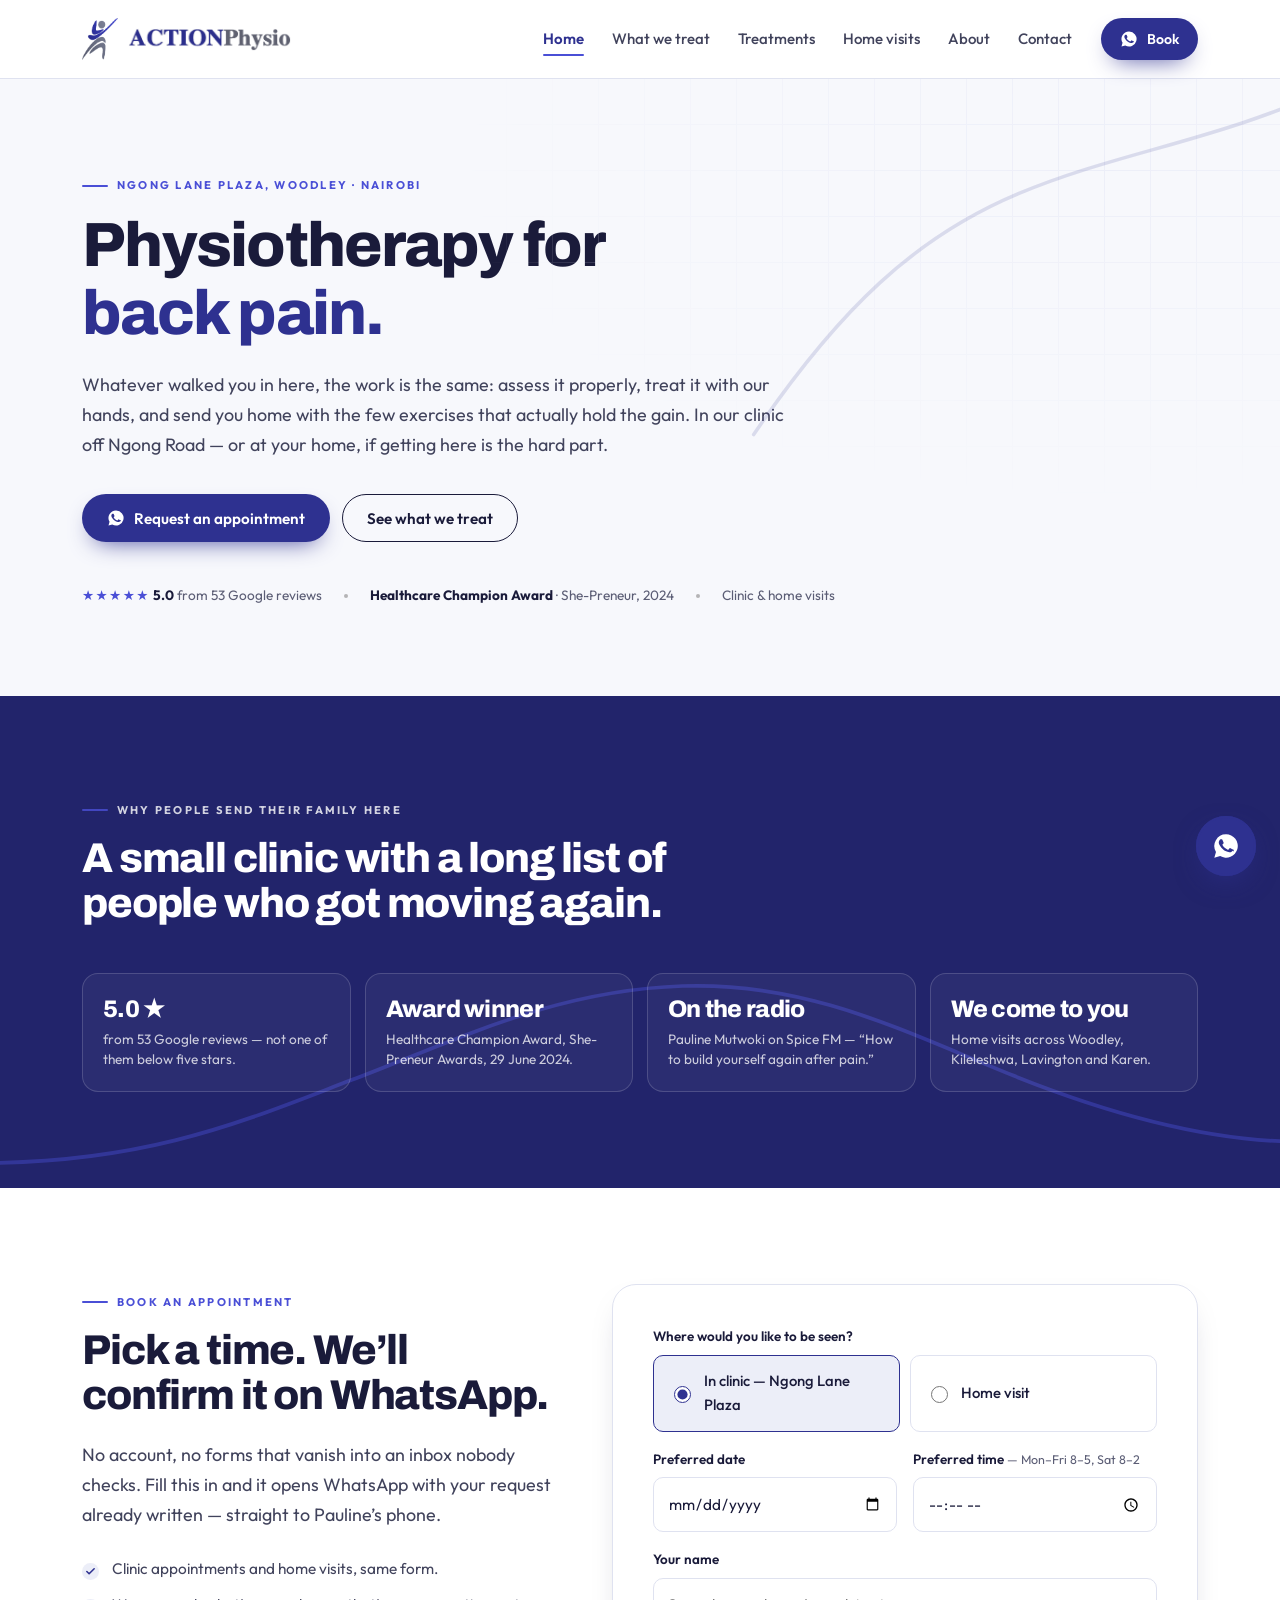
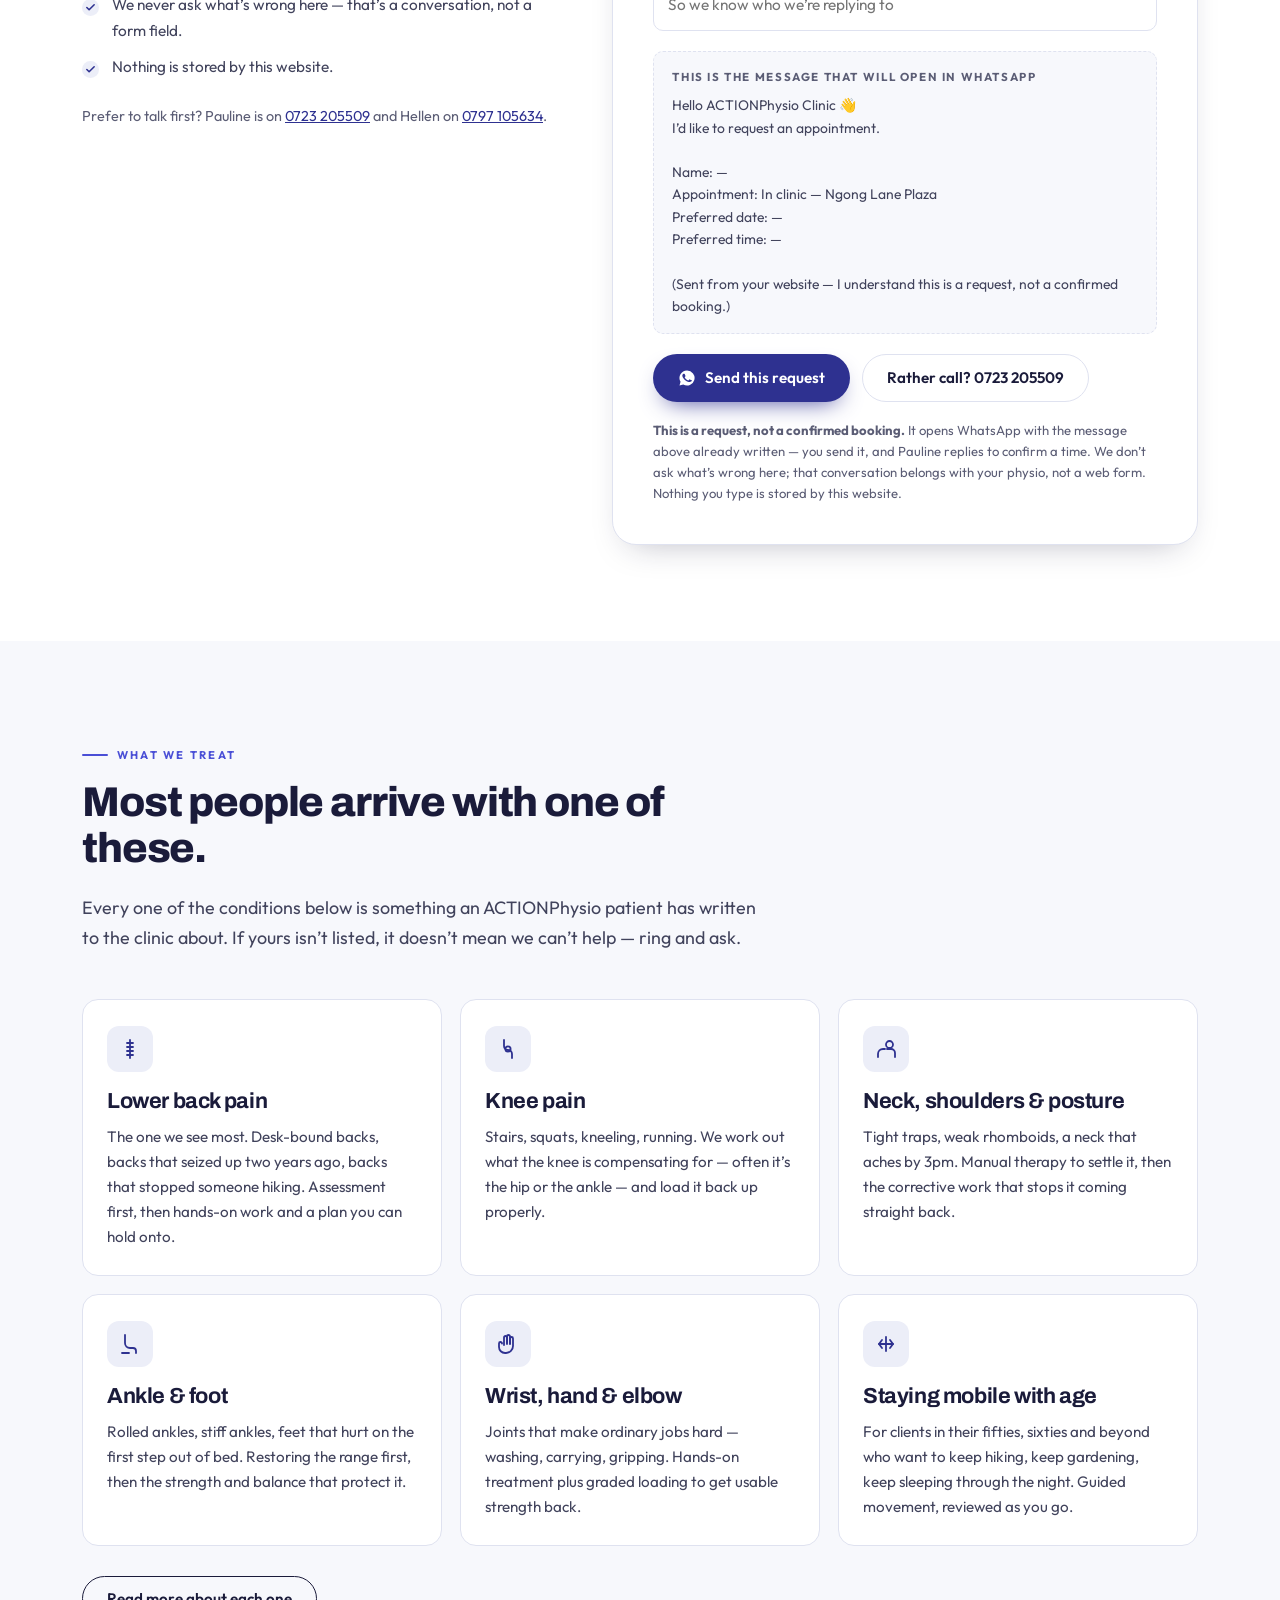
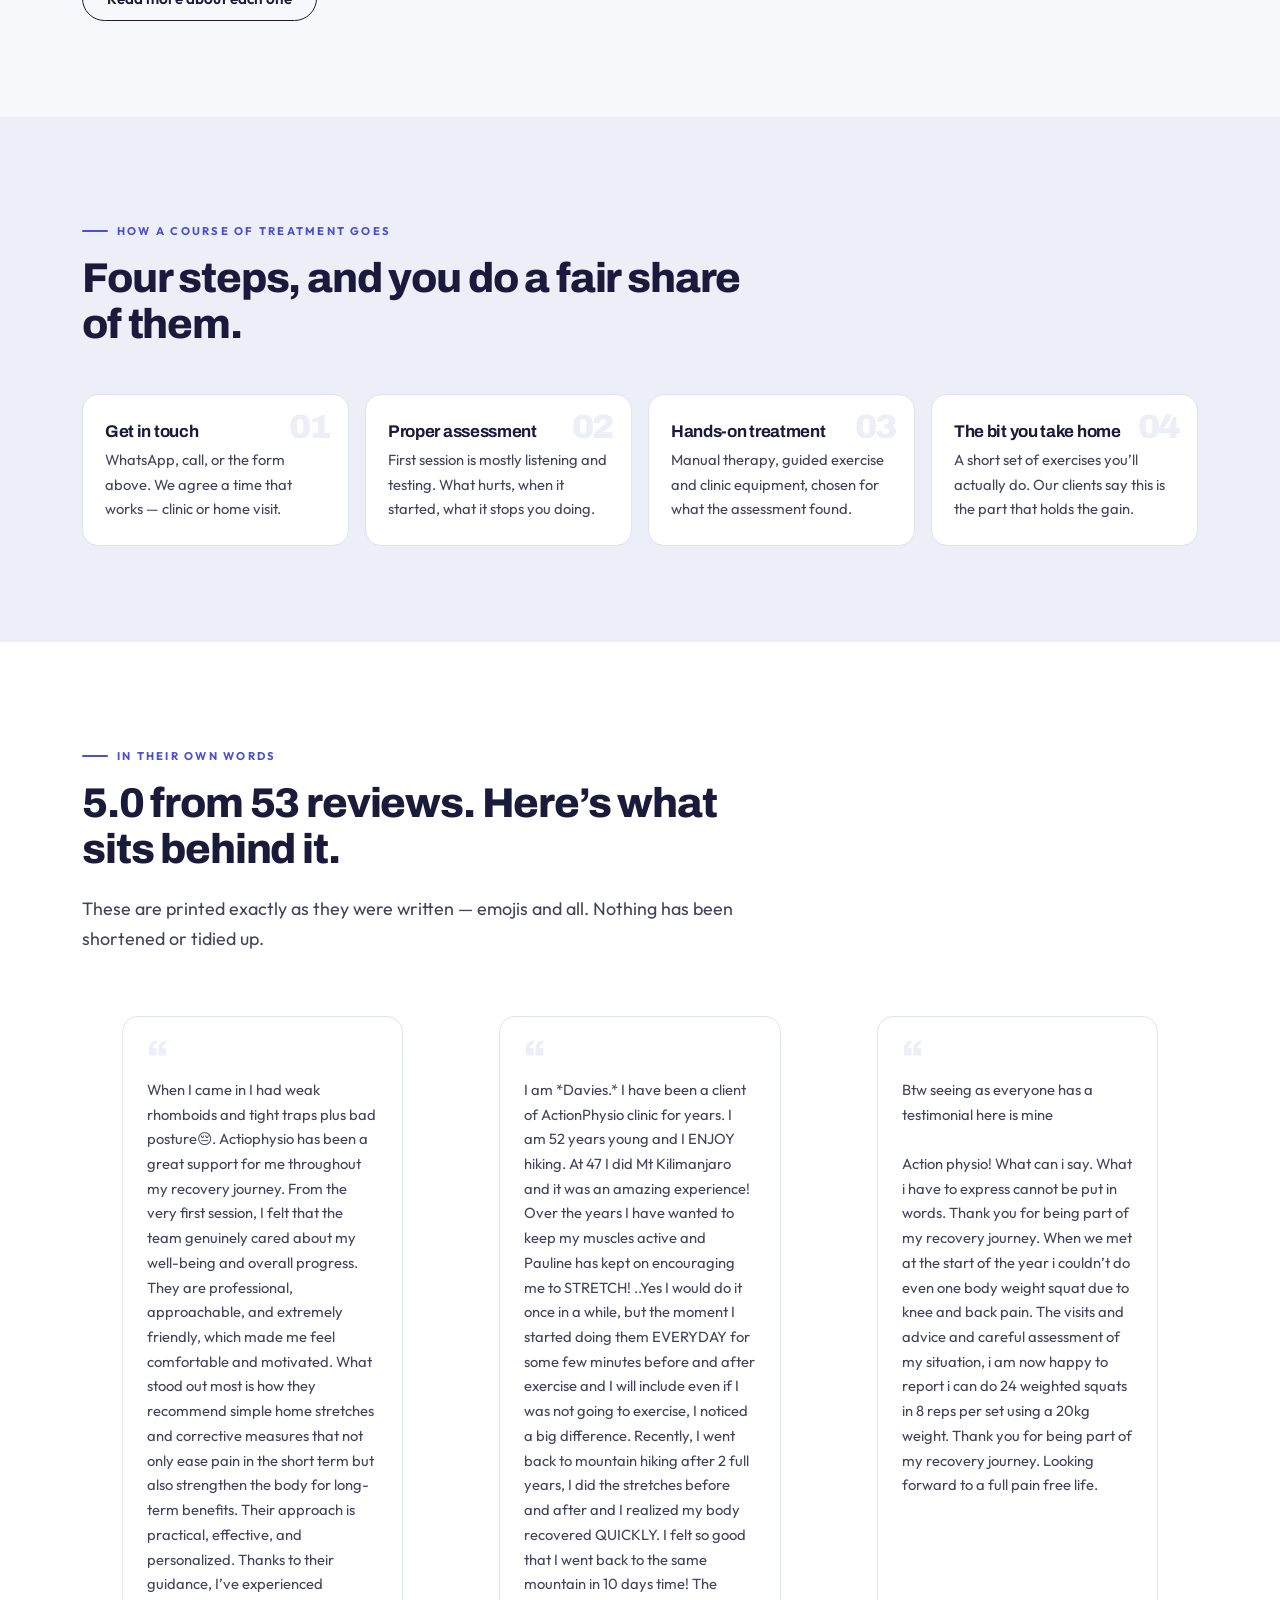
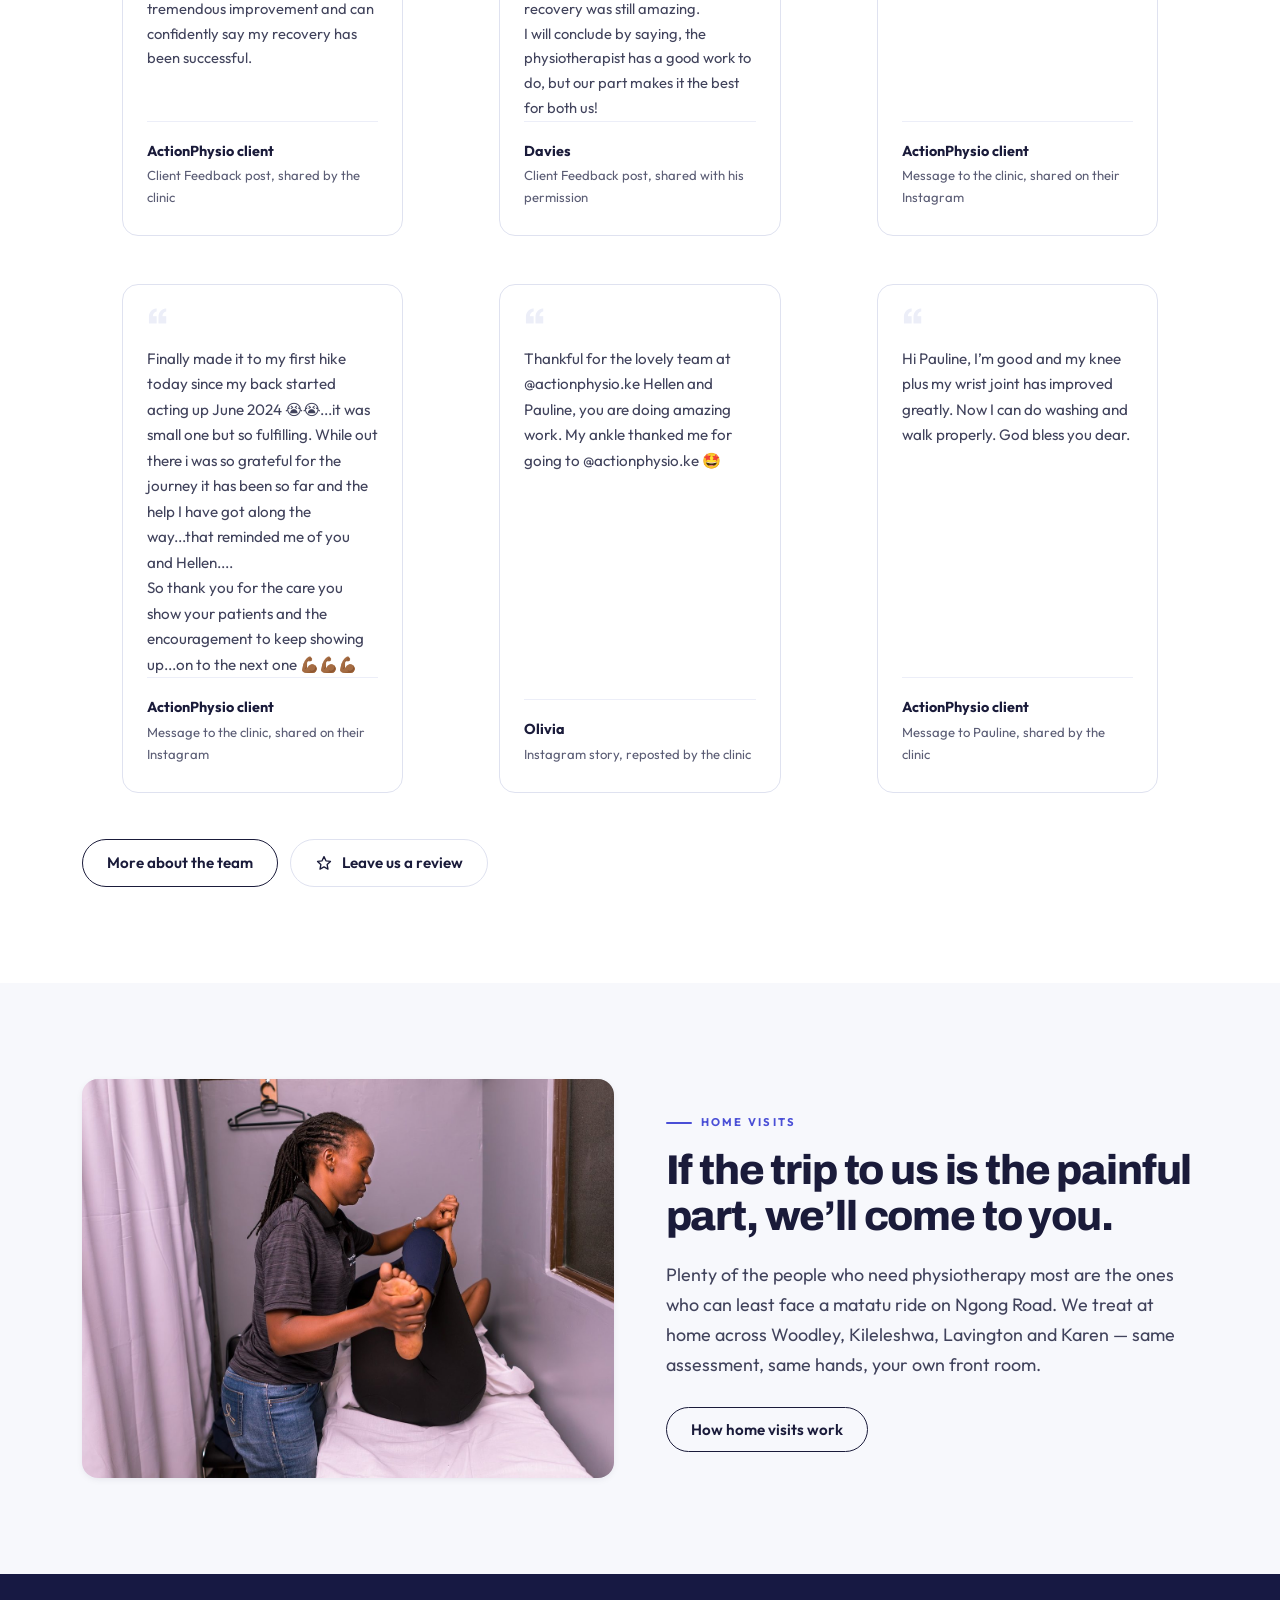
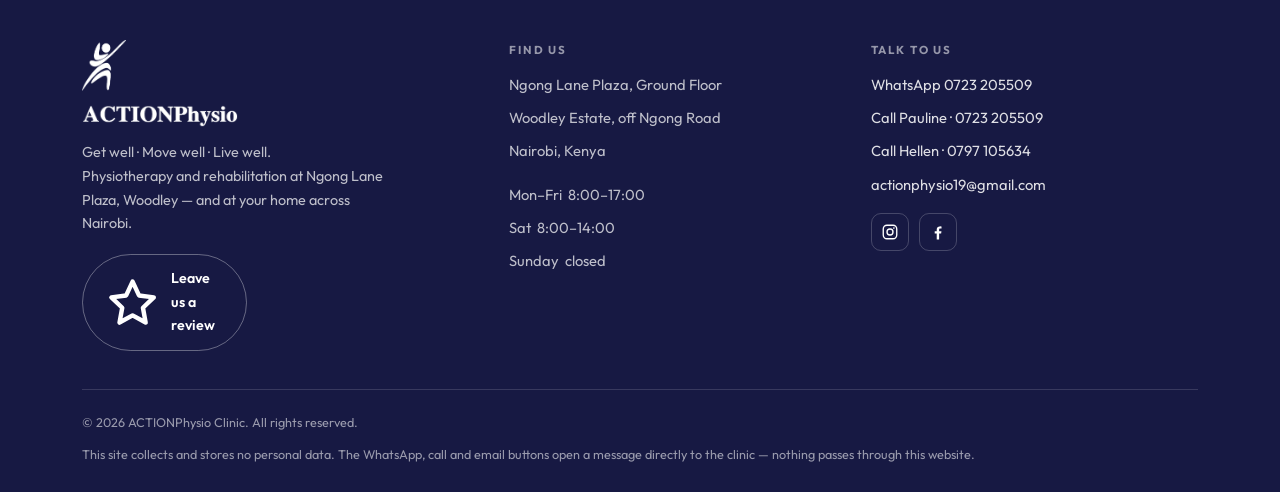
<file: index.html>
<!DOCTYPE html>
<html lang="en">
<head>
<meta charset="utf-8">
<meta name="viewport" content="width=device-width, initial-scale=1">
<title>ACTIONPhysio Clinic | Physiotherapy in Nairobi, Ngong Lane Plaza</title>
<meta name="description" content="Physiotherapy and rehabilitation at Ngong Lane Plaza, Woodley, off Ngong Road, Nairobi. Back pain, knee and joint pain, posture and injury rehab — in clinic or at home. 5.0 from 53 Google reviews. Book on WhatsApp.">
<link rel="canonical" href="https://ignatius-kimeu.github.io/storyfront-actionphysio-clinic/">
<meta property="og:type" content="website">
<meta property="og:site_name" content="ACTIONPhysio Clinic">
<meta property="og:title" content="ACTIONPhysio Clinic | Physiotherapy in Nairobi, Ngong Lane Plaza">
<meta property="og:description" content="Physiotherapy and rehabilitation at Ngong Lane Plaza, Woodley, off Ngong Road, Nairobi. Back pain, knee and joint pain, posture and injury rehab — in clinic or at home. 5.0 from 53 Google reviews. Book on WhatsApp.">
<meta property="og:url" content="https://ignatius-kimeu.github.io/storyfront-actionphysio-clinic/">
<meta property="og:image" content="https://ignatius-kimeu.github.io/storyfront-actionphysio-clinic/og-image.jpg">
<meta property="og:image:width" content="1200">
<meta property="og:image:height" content="630">
<meta name="twitter:card" content="summary_large_image">
<meta name="twitter:title" content="ACTIONPhysio Clinic | Physiotherapy in Nairobi, Ngong Lane Plaza">
<meta name="twitter:description" content="Physiotherapy and rehabilitation at Ngong Lane Plaza, Woodley, off Ngong Road, Nairobi. Back pain, knee and joint pain, posture and injury rehab — in clinic or at home. 5.0 from 53 Google reviews. Book on WhatsApp.">
<meta name="twitter:image" content="https://ignatius-kimeu.github.io/storyfront-actionphysio-clinic/og-image.jpg">
<meta name="theme-color" content="#2E3190">
<link rel="icon" type="image/png" sizes="32x32" href="favicon-32.png">
<link rel="apple-touch-icon" href="apple-touch-icon.png">
<link rel="preconnect" href="https://fonts.googleapis.com">
<link rel="preconnect" href="https://fonts.gstatic.com" crossorigin>
<link href="https://fonts.googleapis.com/css2?family=Archivo:wght@600;700;800;900&family=Outfit:wght@300;400;500;600;700&display=swap" rel="stylesheet">
<link rel="stylesheet" href="styles.css">
<script type="application/ld+json">
{
  "@context": "https://schema.org",
  "@type": "Physiotherapy",
  "name": "ACTIONPhysio Clinic",
  "description": "Physiotherapy and rehabilitation clinic at Ngong Lane Plaza, Woodley, Nairobi. Musculoskeletal and neurological rehabilitation, in clinic and at home.",
  "slogan": "Get well \u00b7 Move well \u00b7 Live well",
  "url": "https://ignatius-kimeu.github.io/storyfront-actionphysio-clinic/",
  "logo": "https://ignatius-kimeu.github.io/storyfront-actionphysio-clinic/icon-512.png",
  "image": "https://ignatius-kimeu.github.io/storyfront-actionphysio-clinic/og-image.jpg",
  "telephone": "+254723205509",
  "email": "actionphysio19@gmail.com",
  "address": {
    "@type": "PostalAddress",
    "streetAddress": "Ngong Lane Plaza, Ground Floor, off Ngong Road",
    "addressLocality": "Woodley, Nairobi",
    "addressRegion": "Nairobi County",
    "addressCountry": "KE"
  },
  "openingHoursSpecification": [
    { "@type": "OpeningHoursSpecification",
      "dayOfWeek": ["Monday","Tuesday","Wednesday","Thursday","Friday"],
      "opens": "08:00", "closes": "17:00" },
    { "@type": "OpeningHoursSpecification",
      "dayOfWeek": "Saturday", "opens": "08:00", "closes": "14:00" }
  ],
  "areaServed": [
    { "@type": "Place", "name": "Woodley, Nairobi" },
    { "@type": "Place", "name": "Kileleshwa, Nairobi" },
    { "@type": "Place", "name": "Lavington, Nairobi" },
    { "@type": "Place", "name": "Karen, Nairobi" }
  ],
  "sameAs": ["https://www.instagram.com/actionphysio.ke/", "https://www.facebook.com/ActionPhysioNgongRoad/"]
}
</script>
</head>
<body>
<script>document.body.classList.add('js');</script>
<a class="skip" href="#main">Skip to content</a>

<header class="site-head">
  <div class="wrap head-in">
    <a class="brand" href="index.html" aria-label="ACTIONPhysio Clinic — home">
      <img class="bm" src="images/mark.png" alt="" width="36" height="42">
      <img class="bw" src="images/wordmark.png" alt="ACTIONPhysio" width="160" height="23">
    </a>
    <nav class="nav" aria-label="Main">
        <a href="index.html" aria-current="page">Home</a>
        <a href="conditions.html">What we treat</a>
        <a href="treatments.html">Treatments</a>
        <a href="home-visits.html">Home visits</a>
        <a href="about.html">About</a>
        <a href="contact.html">Contact</a>
    </nav>
    <a class="btn btn-wa btn-sm head-cta" href="https://wa.me/254723205509?text=Hello%20ACTIONPhysio%20Clinic%20%F0%9F%91%8B%20I%27d%20like%20to%20ask%20about%20an%20appointment." target="_blank" rel="noopener"><svg viewBox="0 0 24 24" fill="currentColor" aria-hidden="true"><path d="M12 2a10 10 0 0 0-8.6 15.1L2 22l5-1.4A10 10 0 1 0 12 2Zm5.6 14.1c-.2.7-1.3 1.3-1.9 1.3-.5 0-1.1.2-3.6-.8-3-1.3-4.9-4.4-5.1-4.6-.1-.2-1.2-1.6-1.2-3s.8-2.1 1-2.4c.3-.3.6-.4.8-.4h.6c.2 0 .4 0 .7.5l1 2.3c.1.2.1.4 0 .6l-.4.6-.4.4c-.1.2-.3.3-.1.6.2.4.9 1.5 1.9 2.4 1.3 1.1 2.3 1.5 2.6 1.6.3.2.5.1.7-.1l.9-1.1c.2-.3.4-.2.7-.1l2.2 1c.3.2.5.3.6.4.1.2.1.8-.1 1.5Z"/></svg>Book</a>
    <button class="burger" type="button" aria-expanded="false" aria-controls="drawer" aria-label="Menu"><span></span></button>
  </div>
</header>
<div class="drawer" id="drawer">
  <nav aria-label="Mobile">
        <a href="index.html" aria-current="page">Home</a>
        <a href="conditions.html">What we treat</a>
        <a href="treatments.html">Treatments</a>
        <a href="home-visits.html">Home visits</a>
        <a href="about.html">About</a>
        <a href="contact.html">Contact</a>
  </nav>
  <div class="dcta">
    <a class="btn btn-wa" href="https://wa.me/254723205509?text=Hello%20ACTIONPhysio%20Clinic%20%F0%9F%91%8B%20I%27d%20like%20to%20ask%20about%20an%20appointment." target="_blank" rel="noopener"><svg viewBox="0 0 24 24" fill="currentColor" aria-hidden="true"><path d="M12 2a10 10 0 0 0-8.6 15.1L2 22l5-1.4A10 10 0 1 0 12 2Zm5.6 14.1c-.2.7-1.3 1.3-1.9 1.3-.5 0-1.1.2-3.6-.8-3-1.3-4.9-4.4-5.1-4.6-.1-.2-1.2-1.6-1.2-3s.8-2.1 1-2.4c.3-.3.6-.4.8-.4h.6c.2 0 .4 0 .7.5l1 2.3c.1.2.1.4 0 .6l-.4.6-.4.4c-.1.2-.3.3-.1.6.2.4.9 1.5 1.9 2.4 1.3 1.1 2.3 1.5 2.6 1.6.3.2.5.1.7-.1l.9-1.1c.2-.3.4-.2.7-.1l2.2 1c.3.2.5.3.6.4.1.2.1.8-.1 1.5Z"/></svg>Book on WhatsApp</a>
    <a class="btn btn-ghost" href="tel:+254723205509">Call 0723 205509</a>
  </div>
</div>

<main id="main">

<!-- ===================== HERO B — "what brought you in" =====================
     Type-led, no photo, as agreed: the clinic's photo set is thin and none of
     it holds up as a full-bleed hero at 1440px. The rotating words are ONLY
     conditions their own testimonials name. See app.js. -->
<section class="hero">
  <div class="hero-grid-bg" aria-hidden="true"></div>
  <svg class="hero-arc" viewBox="0 0 520 340" fill="none" aria-hidden="true">
    <path data-draw d="M14 320C86 214 150 154 236 118 322 82 404 74 506 26"/>
  </svg>
  <div class="wrap">
    <p class="kicker rv">Ngong Lane Plaza, Woodley &middot; Nairobi</p>
    <h1 class="rv">Physiotherapy for<span class="slot" id="slot"></span></h1>
    <p class="lede rv">Whatever walked you in here, the work is the same: assess it properly,
      treat it with our hands, and send you home with the few exercises that actually hold the gain.
      In our clinic off Ngong Road &mdash; or at your home, if getting here is the hard part.</p>
    <div class="hero-cta rv">
      <a class="btn btn-wa" href="https://wa.me/254723205509?text=Hello%20ACTIONPhysio%20Clinic%20%F0%9F%91%8B%20I%27d%20like%20to%20ask%20about%20an%20appointment." target="_blank" rel="noopener"><svg viewBox="0 0 24 24" fill="currentColor" aria-hidden="true"><path d="M12 2a10 10 0 0 0-8.6 15.1L2 22l5-1.4A10 10 0 1 0 12 2Zm5.6 14.1c-.2.7-1.3 1.3-1.9 1.3-.5 0-1.1.2-3.6-.8-3-1.3-4.9-4.4-5.1-4.6-.1-.2-1.2-1.6-1.2-3s.8-2.1 1-2.4c.3-.3.6-.4.8-.4h.6c.2 0 .4 0 .7.5l1 2.3c.1.2.1.4 0 .6l-.4.6-.4.4c-.1.2-.3.3-.1.6.2.4.9 1.5 1.9 2.4 1.3 1.1 2.3 1.5 2.6 1.6.3.2.5.1.7-.1l.9-1.1c.2-.3.4-.2.7-.1l2.2 1c.3.2.5.3.6.4.1.2.1.8-.1 1.5Z"/></svg>Request an appointment</a>
      <a class="btn btn-line" href="conditions.html">See what we treat</a>
    </div>
    <div class="hero-proof rv"><span><span class="stars">&#9733;&#9733;&#9733;&#9733;&#9733;</span> <b>5.0</b> from 53 Google reviews</span><span class="dot" aria-hidden="true"></span><span><b>Healthcare Champion Award</b> &middot; She-Preneur, 2024</span><span class="dot" aria-hidden="true"></span><span>Clinic &amp; home visits</span></div>
  </div>
</section>

<!-- ===================== credentials ===================== -->
<section class="panel">
  <svg class="panel-arc" viewBox="0 0 1200 220" fill="none" preserveAspectRatio="none" aria-hidden="true">
    <path class="trail" d="M-20 196C140 196 230 156 330 118 430 80 520 34 640 30 760 26 850 74 950 114 1050 154 1140 176 1220 176"/>
    <path class="glow" data-draw d="M-20 196C140 196 230 156 330 118 430 80 520 34 640 30 760 26 850 74 950 114 1050 154 1140 176 1220 176"/>
  </svg>
  <div class="wrap" style="position:relative">
    <div class="sec-head rv">
      <p class="kicker">Why people send their family here</p>
      <h2>A small clinic with a long list of people who got moving again.</h2>
    </div>
    <div class="creds">
      <div class="cred rv"><b>5.0 &#9733;</b><span>from 53 Google reviews &mdash; not one of them below five stars.</span></div>
      <div class="cred rv"><b>Award&nbsp;winner</b><span>Healthcare Champion Award, She-Preneur Awards, 29 June 2024.</span></div>
      <div class="cred rv"><b>On&nbsp;the&nbsp;radio</b><span>Pauline Mutwoki on Spice FM &mdash; &ldquo;How to build yourself again after pain.&rdquo;</span></div>
      <div class="cred rv"><b>We&nbsp;come&nbsp;to&nbsp;you</b><span>Home visits across Woodley, Kileleshwa, Lavington and Karen.</span></div>
    </div>
  </div>
</section>

<!-- ===================== THE WORKING PIECE — lead with it ===================== -->
<section class="sec-alt" id="book">
  <div class="wrap">
    <div class="split narrow">
      <div>
        <p class="kicker rv">Book an appointment</p>
        <h2 class="rv">Pick a time. We&rsquo;ll confirm it on WhatsApp.</h2>
        <p class="lede rv">No account, no forms that vanish into an inbox nobody checks.
          Fill this in and it opens WhatsApp with your request already written &mdash;
          straight to Pauline&rsquo;s phone.</p>
        <ul class="ticks rv" style="margin-top:26px">
          <li>Clinic appointments and home visits, same form.</li>
          <li>We never ask what&rsquo;s wrong here &mdash; that&rsquo;s a conversation, not a form field.</li>
          <li>Nothing is stored by this website.</li>
        </ul>
        <p class="rv" style="margin-top:26px;font-size:.9rem;color:var(--muted)">
          Prefer to talk first? Pauline is on <a href="tel:+254723205509">0723&nbsp;205509</a>
          and Hellen on <a href="tel:+254797105634">0797&nbsp;105634</a>.</p>
      </div>
      <div><form class="book rv" data-book novalidate>
  <div class="fields">
    <div class="field full">
      <label for="i-mode-l">Where would you like to be seen?</label>
      <div class="radio-row" id="i-mode-l" role="group">
        <label><input type="radio" name="mode" value="clinic" checked> In clinic &mdash; Ngong Lane Plaza</label>
        <label><input type="radio" name="mode" value="home"> Home visit</label>
      </div>
    </div>
    <div class="field full" data-area-wrap hidden>
      <label for="i-area">Which area are you in? <span class="hint">&mdash; for home visits</span></label>
      <select id="i-area" name="area">
        <option value="">Choose an area</option>
        <option>Woodley / Ngong Road</option>
        <option>Kileleshwa</option>
        <option>Lavington</option>
        <option>Karen</option>
        <option>Somewhere else in Nairobi</option>
      </select>
      <p class="err">Please choose an area.</p>
    </div>
    <div class="field">
      <label for="i-date">Preferred date</label>
      <input id="i-date" name="date" type="date" required>
      <p class="err">Please pick a date from today onwards.</p>
    </div>
    <div class="field">
      <label for="i-time">Preferred time <span class="hint">&mdash; Mon&ndash;Fri 8&ndash;5, Sat 8&ndash;2</span></label>
      <input id="i-time" name="time" type="time" required>
      <p class="err">Please pick a time.</p>
    </div>
    <div class="field full">
      <label for="i-name">Your name</label>
      <input id="i-name" name="name" type="text" autocomplete="name" required placeholder="So we know who we&rsquo;re replying to">
      <p class="err">Please tell us your name.</p>
    </div>
  </div>

  <div class="preview"><b>This is the message that will open in WhatsApp</b><span data-preview></span></div>

  <div style="margin-top:20px;display:flex;flex-wrap:wrap;gap:12px">
    <button class="btn btn-wa" type="submit"><svg viewBox="0 0 24 24" fill="currentColor" aria-hidden="true"><path d="M12 2a10 10 0 0 0-8.6 15.1L2 22l5-1.4A10 10 0 1 0 12 2Zm5.6 14.1c-.2.7-1.3 1.3-1.9 1.3-.5 0-1.1.2-3.6-.8-3-1.3-4.9-4.4-5.1-4.6-.1-.2-1.2-1.6-1.2-3s.8-2.1 1-2.4c.3-.3.6-.4.8-.4h.6c.2 0 .4 0 .7.5l1 2.3c.1.2.1.4 0 .6l-.4.6-.4.4c-.1.2-.3.3-.1.6.2.4.9 1.5 1.9 2.4 1.3 1.1 2.3 1.5 2.6 1.6.3.2.5.1.7-.1l.9-1.1c.2-.3.4-.2.7-.1l2.2 1c.3.2.5.3.6.4.1.2.1.8-.1 1.5Z"/></svg>Send this request</button>
    <a class="btn btn-ghost" href="tel:+254723205509">Rather call? 0723 205509</a>
  </div>

  <p class="note"><strong>This is a request, not a confirmed booking.</strong> It opens WhatsApp with the message above already written &mdash; you send it, and Pauline replies to confirm a time. We don&rsquo;t ask what&rsquo;s wrong here; that conversation belongs with your physio, not a web form. Nothing you type is stored by this website.</p>
</form></div>
    </div>
  </div>
</section>

<!-- ===================== what we treat ===================== -->
<section>
  <div class="wrap">
    <div class="sec-head rv">
      <p class="kicker">What we treat</p>
      <h2>Most people arrive with one of these.</h2>
      <p class="lede">Every one of the conditions below is something an ACTIONPhysio patient has
        written to the clinic about. If yours isn&rsquo;t listed, it doesn&rsquo;t mean we can&rsquo;t
        help &mdash; ring and ask.</p>
    </div>
    <div class="grid g3">
      <article class="card rv"><div class="ico"><svg viewBox="0 0 24 24" fill="none" stroke="currentColor" stroke-width="1.8" stroke-linecap="round" stroke-linejoin="round" aria-hidden="true"><path d="M12 3v18"/><path d="M9 6h6"/><path d="M9 10h6"/><path d="M9 14h6"/><path d="M9 18h6"/></svg></div>
        <h3>Lower back pain</h3>
        <p>The one we see most. Desk-bound backs, backs that seized up two years ago, backs that
          stopped someone hiking. Assessment first, then hands-on work and a plan you can hold onto.</p></article>
      <article class="card rv"><div class="ico"><svg viewBox="0 0 24 24" fill="none" stroke="currentColor" stroke-width="1.8" stroke-linecap="round" stroke-linejoin="round" aria-hidden="true"><path d="M8 3v6a4 4 0 0 0 4 4 4 4 0 0 1 4 4v4"/><circle cx="12" cy="12" r="2.6"/></svg></div>
        <h3>Knee pain</h3>
        <p>Stairs, squats, kneeling, running. We work out what the knee is compensating for &mdash;
          often it&rsquo;s the hip or the ankle &mdash; and load it back up properly.</p></article>
      <article class="card rv"><div class="ico"><svg viewBox="0 0 24 24" fill="none" stroke="currentColor" stroke-width="1.8" stroke-linecap="round" stroke-linejoin="round" aria-hidden="true"><path d="M4 20v-3a5 5 0 0 1 5-5h2"/><circle cx="15.5" cy="7.5" r="3.5"/><path d="M13 12h4a4 4 0 0 1 4 4v4"/></svg></div>
        <h3>Neck, shoulders &amp; posture</h3>
        <p>Tight traps, weak rhomboids, a neck that aches by 3pm. Manual therapy to settle it,
          then the corrective work that stops it coming straight back.</p></article>
      <article class="card rv"><div class="ico"><svg viewBox="0 0 24 24" fill="none" stroke="currentColor" stroke-width="1.8" stroke-linecap="round" stroke-linejoin="round" aria-hidden="true"><path d="M7 3v8a5 5 0 0 0 5 5h3a3 3 0 0 1 3 3v2"/><path d="M4 21h7"/></svg></div>
        <h3>Ankle &amp; foot</h3>
        <p>Rolled ankles, stiff ankles, feet that hurt on the first step out of bed. Restoring
          the range first, then the strength and balance that protect it.</p></article>
      <article class="card rv"><div class="ico"><svg viewBox="0 0 24 24" fill="none" stroke="currentColor" stroke-width="1.8" stroke-linecap="round" stroke-linejoin="round" aria-hidden="true"><path d="M8 13V5.5a1.5 1.5 0 0 1 3 0V12"/><path d="M11 11V4.5a1.5 1.5 0 0 1 3 0V12"/><path d="M14 11.5V6.5a1.5 1.5 0 0 1 3 0V14a7 7 0 0 1-7 7h-1a6 6 0 0 1-6-6v-3.5a1.5 1.5 0 0 1 3 0"/></svg></div>
        <h3>Wrist, hand &amp; elbow</h3>
        <p>Joints that make ordinary jobs hard &mdash; washing, carrying, gripping.
          Hands-on treatment plus graded loading to get usable strength back.</p></article>
      <article class="card rv"><div class="ico"><svg viewBox="0 0 24 24" fill="none" stroke="currentColor" stroke-width="1.8" stroke-linecap="round" stroke-linejoin="round" aria-hidden="true"><path d="M5 12h14"/><path d="M12 5v14"/><path d="M16 8l3 4-3 4"/><path d="M8 8l-3 4 3 4"/></svg></div>
        <h3>Staying mobile with age</h3>
        <p>For clients in their fifties, sixties and beyond who want to keep hiking, keep
          gardening, keep sleeping through the night. Guided movement, reviewed as you go.</p></article>
    </div>
    <p class="rv" style="margin-top:30px">
      <a class="btn btn-line" href="conditions.html">Read more about each one</a></p>
  </div>
</section>

<!-- ===================== how it works ===================== -->
<section class="sec-tint">
  <div class="wrap">
    <div class="sec-head rv">
      <p class="kicker">How a course of treatment goes</p>
      <h2>Four steps, and you do a fair share of them.</h2>
    </div>
    <div class="steps">
      <div class="step rv"><h3>Get in touch</h3>
        <p>WhatsApp, call, or the form above. We agree a time that works &mdash; clinic or home visit.</p></div>
      <div class="step rv"><h3>Proper assessment</h3>
        <p>First session is mostly listening and testing. What hurts, when it started, what it stops you doing.</p></div>
      <div class="step rv"><h3>Hands-on treatment</h3>
        <p>Manual therapy, guided exercise and clinic equipment, chosen for what the assessment found.</p></div>
      <div class="step rv"><h3>The bit you take home</h3>
        <p>A short set of exercises you&rsquo;ll actually do. Our clients say this is the part that holds the gain.</p></div>
    </div>
  </div>
</section>

<!-- ===================== reviews — VERBATIM ===================== -->
<section class="sec-alt">
  <div class="wrap">
    <div class="sec-head rv">
      <p class="kicker">In their own words</p>
      <h2>5.0 from 53 reviews. Here&rsquo;s what sits behind it.</h2>
      <p class="lede">These are printed exactly as they were written &mdash; emojis and all.
        Nothing has been shortened or tidied up.</p>
    </div>
    <div class="rev-rail">
      <figure class="rev long rv"><div class="q" aria-hidden="true">&ldquo;</div><blockquote style="margin:0"><p>When I came in I had weak rhomboids and tight traps plus bad posture😔. Actiophysio has been a great support for me throughout my recovery journey. From the very first session, I felt that the team genuinely cared about my well-being and overall progress. They are professional, approachable, and extremely friendly, which made me feel comfortable and motivated. What stood out most is how they recommend simple home stretches and corrective measures that not only ease pain in the short term but also strengthen the body for long-term benefits. Their approach is practical, effective, and personalized. Thanks to their guidance, I’ve experienced tremendous improvement and can confidently say my recovery has been successful.</p></blockquote><figcaption class="who"><b>ActionPhysio client</b>Client Feedback post, shared by the clinic</figcaption></figure>
<figure class="rev long rv"><div class="q" aria-hidden="true">&ldquo;</div><blockquote style="margin:0"><p>I am *Davies.* I have been a client of ActionPhysio clinic for years. I am 52 years young and I ENJOY hiking. At 47 I did Mt Kilimanjaro and it was an amazing experience!
Over the years I have wanted to keep my muscles active and Pauline has kept on encouraging me to STRETCH! ..Yes I would do it once in a while, but the moment I started doing them EVERYDAY for some few minutes before and after exercise and I will include even if I was not going to exercise, I noticed a big difference. Recently, I went back to mountain hiking after 2 full years, I did the stretches before and after and I realized my body recovered QUICKLY. I felt so good that I went back to the same mountain in 10 days time! The recovery was still amazing.
I will conclude by saying, the physiotherapist has a good work to do, but our part makes it the best for both us!</p></blockquote><figcaption class="who"><b>Davies</b>Client Feedback post, shared with his permission</figcaption></figure>
<figure class="rev long rv"><div class="q" aria-hidden="true">&ldquo;</div><blockquote style="margin:0"><p>Btw seeing as everyone has a testimonial here is mine

Action physio! What can i say. What i have to express cannot be put in words. Thank you for being part of my recovery journey. When we met at the start of the year i couldn’t do even one body weight squat due to knee and back pain. The visits and advice and careful assessment of my situation, i am now happy to report i can do 24 weighted squats in 8 reps per set using a 20kg weight. Thank you for being part of my recovery journey. Looking forward to a full pain free life.</p></blockquote><figcaption class="who"><b>ActionPhysio client</b>Message to the clinic, shared on their Instagram</figcaption></figure>
<figure class="rev rv"><div class="q" aria-hidden="true">&ldquo;</div><blockquote style="margin:0"><p>Finally made it to my first hike today since my back started acting up June 2024 😭😭...it was small one but so fulfilling. While out there i was so grateful for the journey it has been so far and the help I have got along the way...that reminded me of you and Hellen....
So thank you for the care you show your patients and the encouragement to keep showing up...on to the next one 💪🏾💪🏾💪🏾</p></blockquote><figcaption class="who"><b>ActionPhysio client</b>Message to the clinic, shared on their Instagram</figcaption></figure>
<figure class="rev rv"><div class="q" aria-hidden="true">&ldquo;</div><blockquote style="margin:0"><p>Thankful for the lovely team at @actionphysio.ke Hellen and Pauline, you are doing amazing work. My ankle thanked me for going to @actionphysio.ke 🤩</p></blockquote><figcaption class="who"><b>Olivia</b>Instagram story, reposted by the clinic</figcaption></figure>
<figure class="rev rv"><div class="q" aria-hidden="true">&ldquo;</div><blockquote style="margin:0"><p>Hi Pauline, I’m good and my knee plus my wrist joint has improved greatly.  Now I can do washing and walk properly. God bless you dear.</p></blockquote><figcaption class="who"><b>ActionPhysio client</b>Message to Pauline, shared by the clinic</figcaption></figure>
    </div>
    <p class="rv" style="margin-top:30px;display:flex;gap:12px;flex-wrap:wrap">
      <a class="btn btn-line" href="about.html">More about the team</a>
      <a class="btn btn-ghost" href="https://www.google.com/maps/search/?api=1&query=ACTIONPhysio%20Clinic%20Ngong%20Lane%20Plaza%20Nairobi" target="_blank" rel="noopener"><svg viewBox="0 0 24 24" fill="none" stroke="currentColor" stroke-width="1.8" stroke-linecap="round" stroke-linejoin="round" aria-hidden="true"><path d="M12 3.5l2.6 5.6 6 .8-4.4 4.2 1.1 6-5.3-2.9-5.3 2.9 1.1-6L3.4 9.9l6-.8Z"/></svg>Leave us a review</a>
    </p>
  </div>
</section>

<!-- ===================== home visits teaser ===================== -->
<section>
  <div class="wrap">
    <div class="split">
      <div class="media rv" style="aspect-ratio:4/3">
        <img src="images/treatment-knee.jpg" width="1500" height="1000" loading="lazy"
             alt="An ACTIONPhysio physiotherapist guiding a patient&rsquo;s knee through a range-of-motion exercise on a treatment couch">
      </div>
      <div>
        <p class="kicker rv">Home visits</p>
        <h2 class="rv">If the trip to us is the painful part, we&rsquo;ll come to you.</h2>
        <p class="lede rv">Plenty of the people who need physiotherapy most are the ones who can least
          face a matatu ride on Ngong Road. We treat at home across Woodley, Kileleshwa, Lavington
          and Karen &mdash; same assessment, same hands, your own front room.</p>
        <p class="rv" style="margin-top:26px">
          <a class="btn btn-line" href="home-visits.html">How home visits work</a></p>
      </div>
    </div>
  </div>
</section>
</main>

<a class="float-wa" href="https://wa.me/254723205509?text=Hello%20ACTIONPhysio%20Clinic%20%F0%9F%91%8B%20I%27d%20like%20to%20ask%20about%20an%20appointment." target="_blank" rel="noopener" aria-label="Chat with ACTIONPhysio on WhatsApp"><svg viewBox="0 0 24 24" fill="currentColor" aria-hidden="true"><path d="M12 2a10 10 0 0 0-8.6 15.1L2 22l5-1.4A10 10 0 1 0 12 2Zm5.6 14.1c-.2.7-1.3 1.3-1.9 1.3-.5 0-1.1.2-3.6-.8-3-1.3-4.9-4.4-5.1-4.6-.1-.2-1.2-1.6-1.2-3s.8-2.1 1-2.4c.3-.3.6-.4.8-.4h.6c.2 0 .4 0 .7.5l1 2.3c.1.2.1.4 0 .6l-.4.6-.4.4c-.1.2-.3.3-.1.6.2.4.9 1.5 1.9 2.4 1.3 1.1 2.3 1.5 2.6 1.6.3.2.5.1.7-.1l.9-1.1c.2-.3.4-.2.7-.1l2.2 1c.3.2.5.3.6.4.1.2.1.8-.1 1.5Z"/></svg></a>

<footer class="site-foot">
  <div class="wrap">
    <div class="foot-top">
      <div class="foot-brand">
        <img class="fm" src="images/mark-white.png" alt="" width="44" height="51">
        <img class="fw" src="images/wordmark-white.png" alt="ACTIONPhysio" width="155" height="22">
        <p>Get well &middot; Move well &middot; Live well.<br>Physiotherapy and rehabilitation at Ngong Lane Plaza, Woodley &mdash; and at your home across Nairobi.</p>
        <a class="review-btn" href="https://www.google.com/maps/search/?api=1&query=ACTIONPhysio%20Clinic%20Ngong%20Lane%20Plaza%20Nairobi" target="_blank" rel="noopener"><svg viewBox="0 0 24 24" fill="none" stroke="currentColor" stroke-width="1.8" stroke-linecap="round" stroke-linejoin="round" aria-hidden="true"><path d="M12 3.5l2.6 5.6 6 .8-4.4 4.2 1.1 6-5.3-2.9-5.3 2.9 1.1-6L3.4 9.9l6-.8Z"/></svg>Leave us a review</a>
      </div>
      <div>
        <p class="foot-h">Find us</p>
        <ul class="foot-list">
          <li>Ngong Lane Plaza, Ground Floor</li>
          <li>Woodley Estate, off Ngong Road</li>
          <li>Nairobi, Kenya</li>
          <li style="margin-top:10px">Mon&ndash;Fri&nbsp; 8:00&ndash;17:00</li>
          <li>Sat&nbsp; 8:00&ndash;14:00</li>
          <li>Sunday&nbsp; closed</li>
        </ul>
      </div>
      <div>
        <p class="foot-h">Talk to us</p>
        <ul class="foot-list">
          <li><a href="https://wa.me/254723205509?text=Hello%20ACTIONPhysio%20Clinic%20%F0%9F%91%8B%20I%27d%20like%20to%20ask%20about%20an%20appointment." target="_blank" rel="noopener">WhatsApp 0723 205509</a></li>
          <li><a href="tel:+254723205509">Call Pauline &middot; 0723 205509</a></li>
          <li><a href="tel:+254797105634">Call Hellen &middot; 0797 105634</a></li>
          <li><a href="mailto:actionphysio19@gmail.com">actionphysio19@gmail.com</a></li>
        </ul>
        <div class="socials">
          <a href="https://www.instagram.com/actionphysio.ke/" target="_blank" rel="noopener" aria-label="ACTIONPhysio on Instagram"><svg viewBox="0 0 24 24" fill="none" stroke="currentColor" stroke-width="1.8"><rect x="3" y="3" width="18" height="18" rx="5"/><circle cx="12" cy="12" r="4"/><circle cx="17.2" cy="6.8" r="1.1" fill="currentColor" stroke="none"/></svg></a>
          <a href="https://www.facebook.com/ActionPhysioNgongRoad/" target="_blank" rel="noopener" aria-label="ACTIONPhysio on Facebook"><svg viewBox="0 0 24 24" fill="currentColor"><path d="M13.5 22v-8h2.7l.4-3.1h-3.1V8.9c0-.9.25-1.5 1.55-1.5h1.65V4.6A22 22 0 0 0 14.3 4.5c-2.4 0-4 1.45-4 4.1v2.3H7.6V14h2.7v8Z"/></svg></a>
        </div>
      </div>
    </div>
    <div class="foot-bot">
      <p>&copy; 2026 ACTIONPhysio Clinic. All rights reserved.</p>
      <p>This site collects and stores no personal data. The WhatsApp, call and email buttons open a message directly to the clinic &mdash; nothing passes through this website.</p>
    </div>
  </div>
</footer>
<script src="app.js" defer></script>
</body>
</html>
</file>
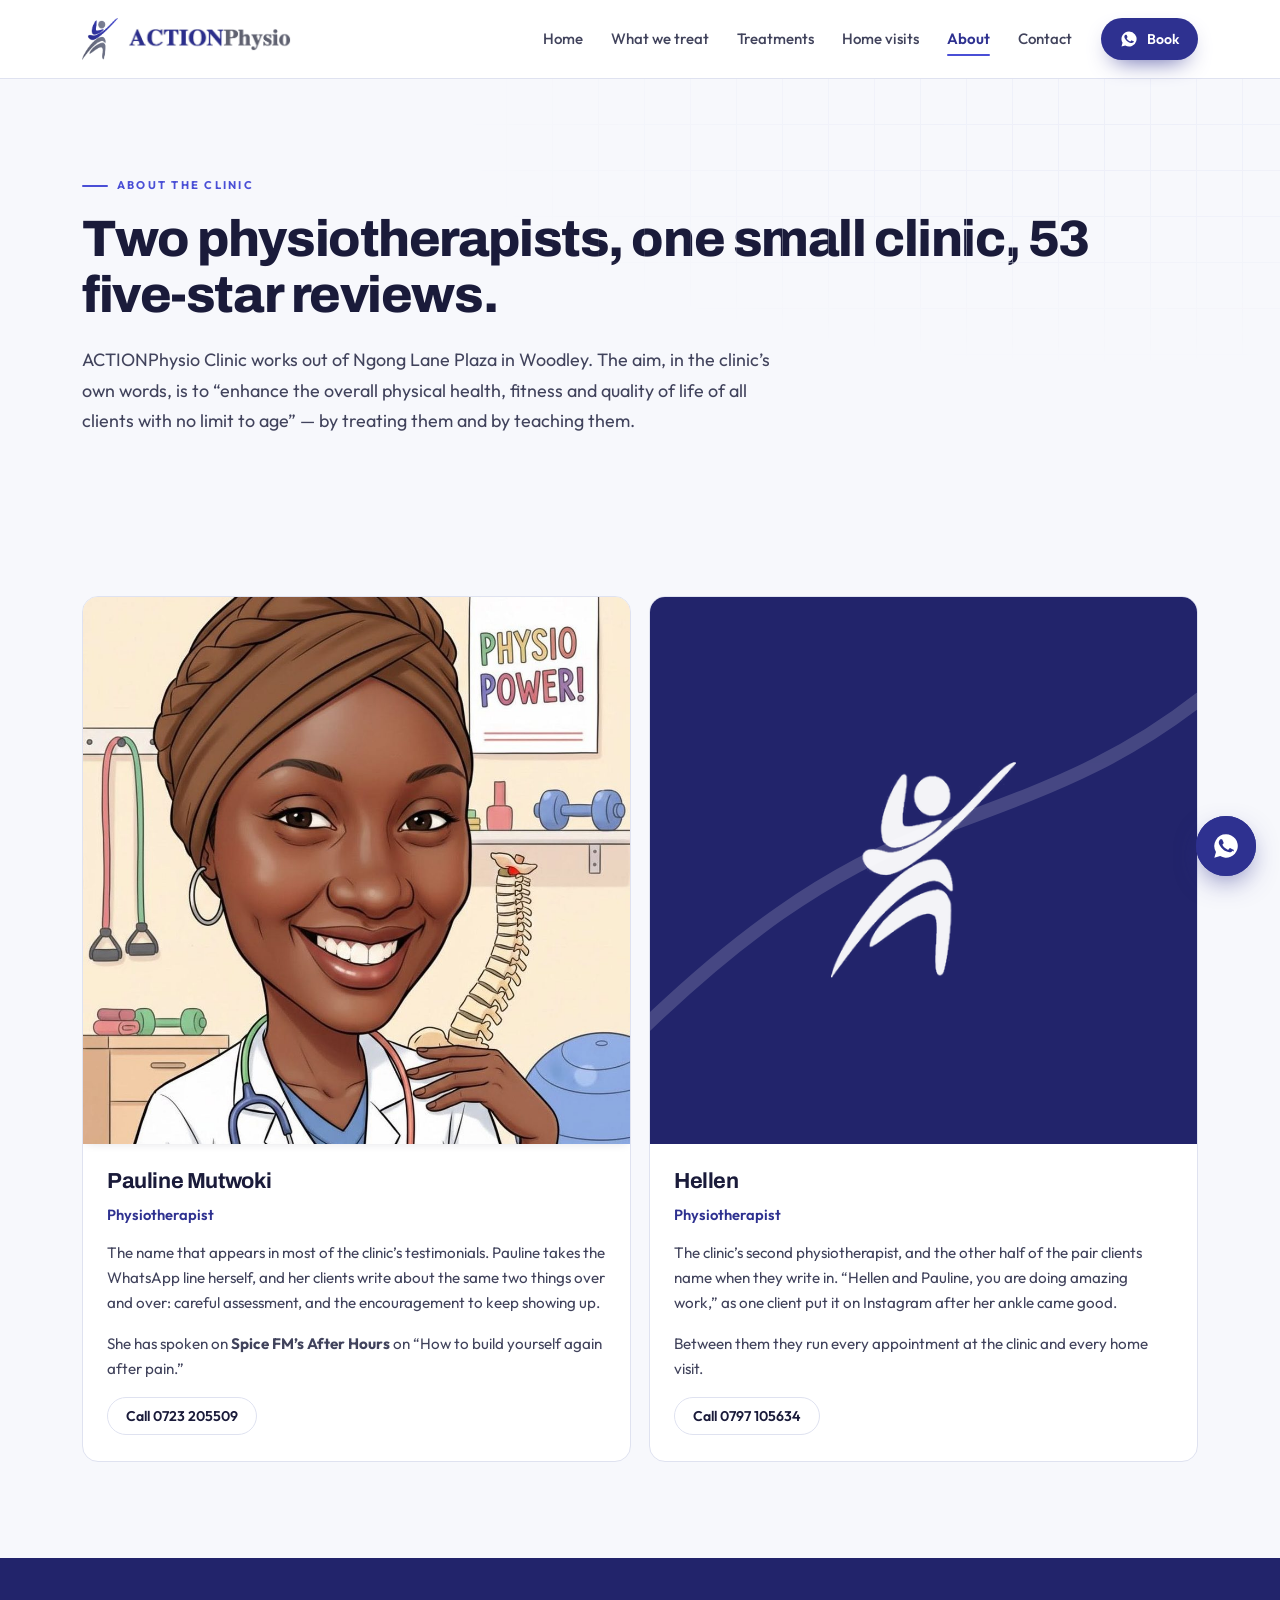
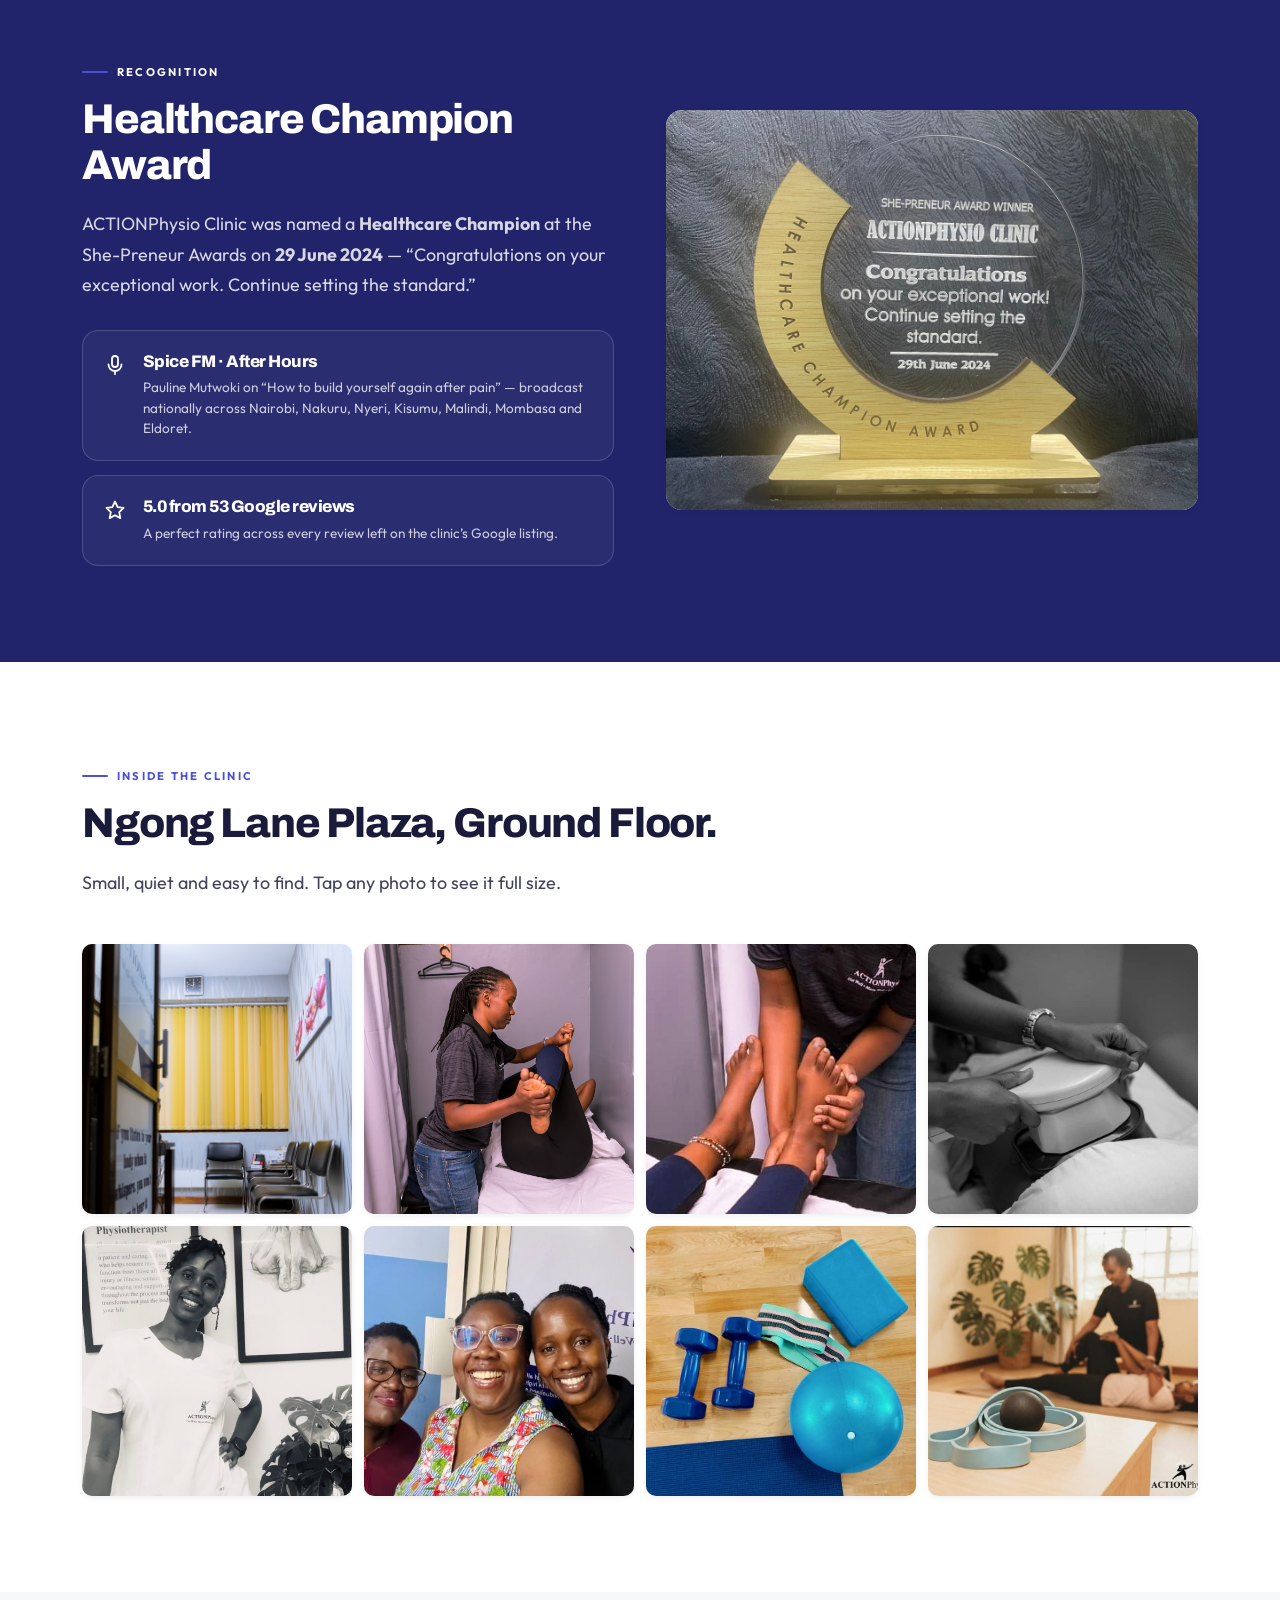
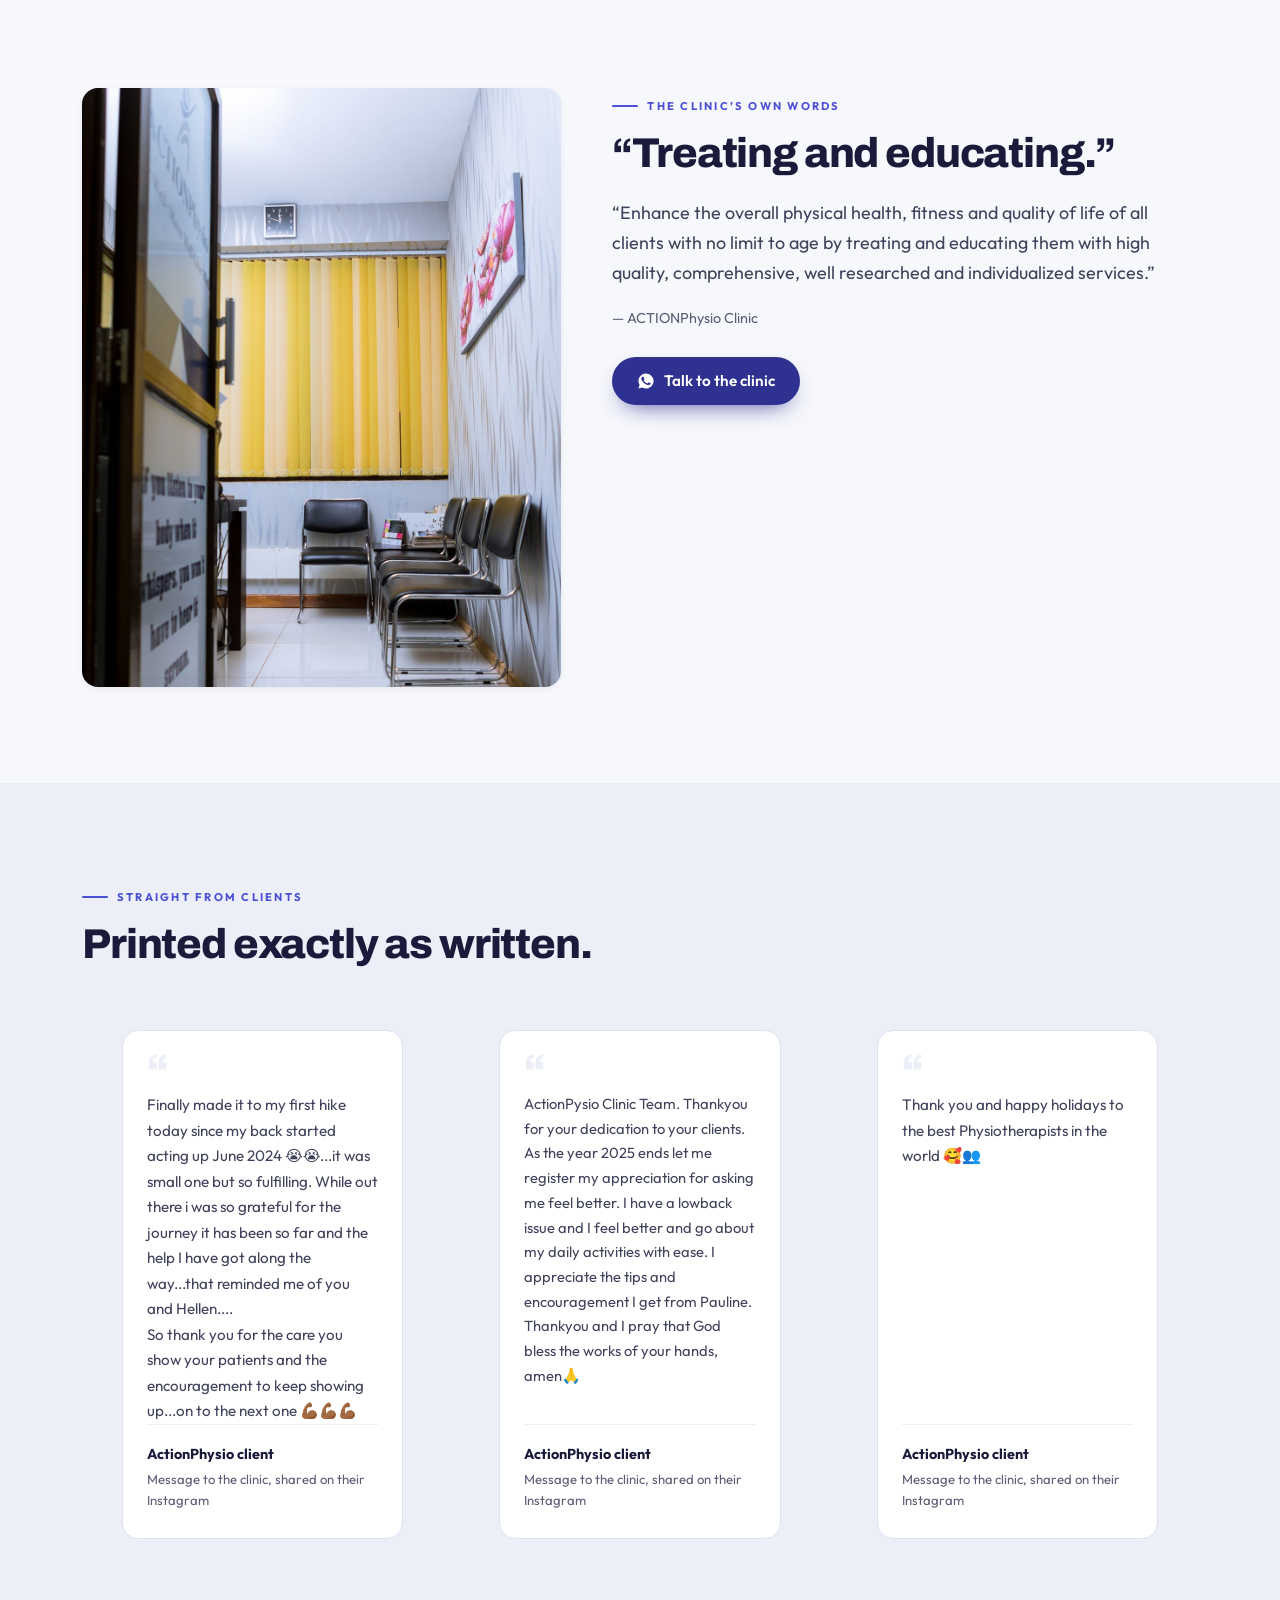
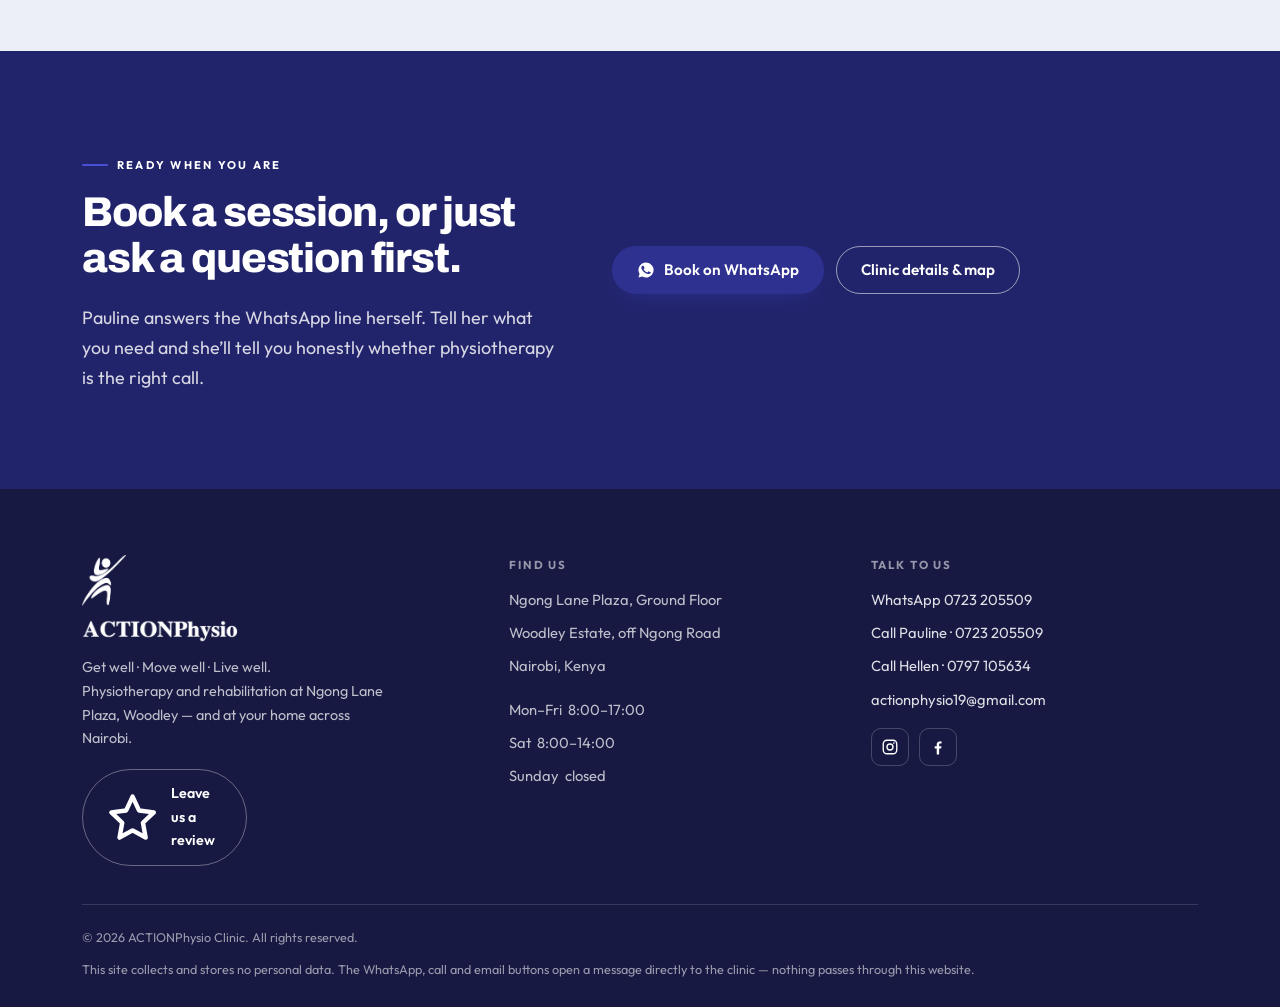
<file: about.html>
<!DOCTYPE html>
<html lang="en">
<head>
<meta charset="utf-8">
<meta name="viewport" content="width=device-width, initial-scale=1">
<title>About ACTIONPhysio Clinic | Pauline &amp; Hellen, Nairobi</title>
<meta name="description" content="The physiotherapists behind ACTIONPhysio Clinic at Ngong Lane Plaza, Woodley, Nairobi. Healthcare Champion Award winners, 5.0 from 53 Google reviews.">
<link rel="canonical" href="https://ignatius-kimeu.github.io/storyfront-actionphysio-clinic/about.html">
<meta property="og:type" content="website">
<meta property="og:site_name" content="ACTIONPhysio Clinic">
<meta property="og:title" content="About ACTIONPhysio Clinic | Pauline &amp; Hellen, Nairobi">
<meta property="og:description" content="The physiotherapists behind ACTIONPhysio Clinic at Ngong Lane Plaza, Woodley, Nairobi. Healthcare Champion Award winners, 5.0 from 53 Google reviews.">
<meta property="og:url" content="https://ignatius-kimeu.github.io/storyfront-actionphysio-clinic/about.html">
<meta property="og:image" content="https://ignatius-kimeu.github.io/storyfront-actionphysio-clinic/og-image.jpg">
<meta property="og:image:width" content="1200">
<meta property="og:image:height" content="630">
<meta name="twitter:card" content="summary_large_image">
<meta name="twitter:title" content="About ACTIONPhysio Clinic | Pauline &amp; Hellen, Nairobi">
<meta name="twitter:description" content="The physiotherapists behind ACTIONPhysio Clinic at Ngong Lane Plaza, Woodley, Nairobi. Healthcare Champion Award winners, 5.0 from 53 Google reviews.">
<meta name="twitter:image" content="https://ignatius-kimeu.github.io/storyfront-actionphysio-clinic/og-image.jpg">
<meta name="theme-color" content="#2E3190">
<link rel="icon" type="image/png" sizes="32x32" href="favicon-32.png">
<link rel="apple-touch-icon" href="apple-touch-icon.png">
<link rel="preconnect" href="https://fonts.googleapis.com">
<link rel="preconnect" href="https://fonts.gstatic.com" crossorigin>
<link href="https://fonts.googleapis.com/css2?family=Archivo:wght@600;700;800;900&family=Outfit:wght@300;400;500;600;700&display=swap" rel="stylesheet">
<link rel="stylesheet" href="styles.css">
</head>
<body>
<script>document.body.classList.add('js');</script>
<a class="skip" href="#main">Skip to content</a>

<header class="site-head">
  <div class="wrap head-in">
    <a class="brand" href="index.html" aria-label="ACTIONPhysio Clinic — home">
      <img class="bm" src="images/mark.png" alt="" width="36" height="42">
      <img class="bw" src="images/wordmark.png" alt="ACTIONPhysio" width="160" height="23">
    </a>
    <nav class="nav" aria-label="Main">
        <a href="index.html">Home</a>
        <a href="conditions.html">What we treat</a>
        <a href="treatments.html">Treatments</a>
        <a href="home-visits.html">Home visits</a>
        <a href="about.html" aria-current="page">About</a>
        <a href="contact.html">Contact</a>
    </nav>
    <a class="btn btn-wa btn-sm head-cta" href="https://wa.me/254723205509?text=Hello%20ACTIONPhysio%20Clinic%20%F0%9F%91%8B%20I%27d%20like%20to%20ask%20about%20an%20appointment." target="_blank" rel="noopener"><svg viewBox="0 0 24 24" fill="currentColor" aria-hidden="true"><path d="M12 2a10 10 0 0 0-8.6 15.1L2 22l5-1.4A10 10 0 1 0 12 2Zm5.6 14.1c-.2.7-1.3 1.3-1.9 1.3-.5 0-1.1.2-3.6-.8-3-1.3-4.9-4.4-5.1-4.6-.1-.2-1.2-1.6-1.2-3s.8-2.1 1-2.4c.3-.3.6-.4.8-.4h.6c.2 0 .4 0 .7.5l1 2.3c.1.2.1.4 0 .6l-.4.6-.4.4c-.1.2-.3.3-.1.6.2.4.9 1.5 1.9 2.4 1.3 1.1 2.3 1.5 2.6 1.6.3.2.5.1.7-.1l.9-1.1c.2-.3.4-.2.7-.1l2.2 1c.3.2.5.3.6.4.1.2.1.8-.1 1.5Z"/></svg>Book</a>
    <button class="burger" type="button" aria-expanded="false" aria-controls="drawer" aria-label="Menu"><span></span></button>
  </div>
</header>
<div class="drawer" id="drawer">
  <nav aria-label="Mobile">
        <a href="index.html">Home</a>
        <a href="conditions.html">What we treat</a>
        <a href="treatments.html">Treatments</a>
        <a href="home-visits.html">Home visits</a>
        <a href="about.html" aria-current="page">About</a>
        <a href="contact.html">Contact</a>
  </nav>
  <div class="dcta">
    <a class="btn btn-wa" href="https://wa.me/254723205509?text=Hello%20ACTIONPhysio%20Clinic%20%F0%9F%91%8B%20I%27d%20like%20to%20ask%20about%20an%20appointment." target="_blank" rel="noopener"><svg viewBox="0 0 24 24" fill="currentColor" aria-hidden="true"><path d="M12 2a10 10 0 0 0-8.6 15.1L2 22l5-1.4A10 10 0 1 0 12 2Zm5.6 14.1c-.2.7-1.3 1.3-1.9 1.3-.5 0-1.1.2-3.6-.8-3-1.3-4.9-4.4-5.1-4.6-.1-.2-1.2-1.6-1.2-3s.8-2.1 1-2.4c.3-.3.6-.4.8-.4h.6c.2 0 .4 0 .7.5l1 2.3c.1.2.1.4 0 .6l-.4.6-.4.4c-.1.2-.3.3-.1.6.2.4.9 1.5 1.9 2.4 1.3 1.1 2.3 1.5 2.6 1.6.3.2.5.1.7-.1l.9-1.1c.2-.3.4-.2.7-.1l2.2 1c.3.2.5.3.6.4.1.2.1.8-.1 1.5Z"/></svg>Book on WhatsApp</a>
    <a class="btn btn-ghost" href="tel:+254723205509">Call 0723 205509</a>
  </div>
</div>

<main id="main">

<section class="hero" style="padding-bottom:clamp(36px,5vw,64px)">
  <div class="hero-grid-bg" aria-hidden="true"></div>
  <div class="wrap">
    <p class="kicker rv">About the clinic</p>
    <h1 class="rv" style="font-size:clamp(1.9rem,5.2vw,3.2rem)">Two physiotherapists, one small clinic, 53 five-star reviews.</h1>
    <p class="lede rv">ACTIONPhysio Clinic works out of Ngong Lane Plaza in Woodley. The aim, in the clinic&rsquo;s own words, is to &ldquo;enhance the overall physical health, fitness and quality of life of all clients with no limit to age&rdquo; &mdash; by treating them and by teaching them.</p>
  </div>
</section>

<section>
  <div class="wrap">
    <div class="grid g2">
      <!-- ATTRIBUTION NOTE - read before changing these two cards.
           We have photos of physiotherapists at this clinic, but nothing in the
           supplied material identifies WHICH woman is Pauline and which is
           Hellen. The only confirmed likeness of Pauline is the illustrated
           portrait from their own Instagram. So: Pauline gets her illustration,
           Hellen gets a typographic panel, and every other photo of a person
           stays unattributed. Don't put a face against a name here until
           Pauline confirms who is who on the call. -->
      <article class="card rv" style="padding:0;overflow:hidden">
        <div class="media" style="aspect-ratio:1;border-radius:0;background:var(--paper2)">
          <img src="images/pauline-illustration.jpg" width="1000" height="1286" loading="lazy"
               alt="An illustrated portrait of Pauline Mutwoki of ACTIONPhysio Clinic, holding a model spine in the treatment room">
        </div>
        <div style="padding:26px 24px">
          <h3>Pauline Mutwoki</h3>
          <p style="color:var(--core);font-weight:600;font-size:.92rem;margin-bottom:.8em">Physiotherapist</p>
          <p>The name that appears in most of the clinic&rsquo;s testimonials. Pauline takes the
            WhatsApp line herself, and her clients write about the same two things over and over:
            careful assessment, and the encouragement to keep showing up.</p>
          <p>She has spoken on <strong>Spice FM&rsquo;s After Hours</strong> on
            &ldquo;How to build yourself again after pain.&rdquo;</p>
          <p style="margin-top:14px"><a class="btn btn-ghost btn-sm" href="tel:+254723205509">Call 0723 205509</a></p>
        </div>
      </article>
      <article class="card rv" style="padding:0;overflow:hidden">
        <div style="aspect-ratio:1;background:var(--deep);position:relative;display:flex;
                    align-items:center;justify-content:center;overflow:hidden">
          <svg viewBox="0 0 400 400" style="position:absolute;inset:0;width:100%;height:100%;opacity:.16" aria-hidden="true">
            <path d="M-20 330C60 250 130 200 210 170 290 140 350 120 420 60" fill="none"
                  stroke="#fff" stroke-width="10" stroke-linecap="round"/>
          </svg>
          <img src="images/mark-white.png" alt="" width="120" height="140"
               style="position:relative;width:34%;height:auto;opacity:.95">
        </div>
        <div style="padding:26px 24px">
          <h3>Hellen</h3>
          <p style="color:var(--core);font-weight:600;font-size:.92rem;margin-bottom:.8em">Physiotherapist</p>
          <p>The clinic&rsquo;s second physiotherapist, and the other half of the pair clients name
            when they write in. &ldquo;Hellen and Pauline, you are doing amazing work,&rdquo; as one
            client put it on Instagram after her ankle came good.</p>
          <p>Between them they run every appointment at the clinic and every home visit.</p>
          <p style="margin-top:14px"><a class="btn btn-ghost btn-sm" href="tel:+254797105634">Call 0797 105634</a></p>
        </div>
      </article>
    </div>
  </div>
</section>

<!-- ===================== award + radio, set as type, not borrowed artwork ===================== -->
<section class="panel">
  <div class="wrap" style="position:relative">
    <div class="split">
      <div>
        <p class="kicker rv">Recognition</p>
        <h2 class="rv">Healthcare Champion Award</h2>
        <p class="lede rv">ACTIONPhysio Clinic was named a <strong>Healthcare Champion</strong> at the
          She-Preneur Awards on <strong>29 June 2024</strong> &mdash; &ldquo;Congratulations on your
          exceptional work. Continue setting the standard.&rdquo;</p>
        <div class="creds rv" style="margin-top:30px;grid-template-columns:1fr">
          <div class="cred" style="display:flex;gap:16px;align-items:flex-start">
            <span style="color:#fff;flex:none;width:24px"><svg viewBox="0 0 24 24" fill="none" stroke="currentColor" stroke-width="1.8" stroke-linecap="round" stroke-linejoin="round" aria-hidden="true"><rect x="9" y="3" width="6" height="11" rx="3"/><path d="M5.5 11.5a6.5 6.5 0 0 0 13 0"/><path d="M12 18v3"/></svg></span>
            <span><b style="font-size:1.05rem">Spice FM &middot; After Hours</b>
              Pauline Mutwoki on &ldquo;How to build yourself again after pain&rdquo; &mdash;
              broadcast nationally across Nairobi, Nakuru, Nyeri, Kisumu, Malindi, Mombasa and Eldoret.</span>
          </div>
          <div class="cred" style="display:flex;gap:16px;align-items:flex-start">
            <span style="color:#fff;flex:none;width:24px"><svg viewBox="0 0 24 24" fill="none" stroke="currentColor" stroke-width="1.8" stroke-linecap="round" stroke-linejoin="round" aria-hidden="true"><path d="M12 3.5l2.6 5.6 6 .8-4.4 4.2 1.1 6-5.3-2.9-5.3 2.9 1.1-6L3.4 9.9l6-.8Z"/></svg></span>
            <span><b style="font-size:1.05rem">5.0 from 53 Google reviews</b>
              A perfect rating across every review left on the clinic&rsquo;s Google listing.</span>
          </div>
        </div>
      </div>
      <div class="media rv" style="aspect-ratio:4/3">
        <img src="images/award.jpg" width="1200" height="900" loading="lazy"
             alt="The She-Preneur Healthcare Champion Award trophy engraved for ACTIONPhysio Clinic, dated 29th June 2024">
      </div>
    </div>
  </div>
</section>

<!-- Registration: NOT claimed. The Physiotherapy Council of Kenya's approved-
     facilities page publishes no actual list, so PCK status could not be
     verified independently. Ask Pauline; if confirmed, it belongs right here. -->

<section class="sec-alt">
  <div class="wrap">
    <div class="sec-head rv">
      <p class="kicker">Inside the clinic</p>
      <h2>Ngong Lane Plaza, Ground Floor.</h2>
      <p class="lede">Small, quiet and easy to find. Tap any photo to see it full size.</p>
    </div>
    <div class="photo-strip rv">
      <button type="button" data-full="images/clinic-reception.jpg"
        data-caption="The waiting area at ACTIONPhysio Clinic, Ngong Lane Plaza.">
        <img src="images/clinic-reception.jpg" width="1100" height="1650" loading="lazy"
             alt="The ACTIONPhysio Clinic waiting area, with chairs along the wall, a wall clock and yellow blinds"></button>
      <button type="button" data-full="images/treatment-knee.jpg"
        data-caption="A knee being taken through its range on the treatment couch.">
        <img src="images/treatment-knee.jpg" width="1500" height="1000" loading="lazy"
             alt="An ACTIONPhysio physiotherapist moving a patient&rsquo;s knee through its range on a treatment couch"></button>
      <button type="button" data-full="images/treatment-ankle.jpg"
        data-caption="Hands-on work on an ankle and foot.">
        <img src="images/treatment-ankle.jpg" width="720" height="376" loading="lazy"
             alt="A physiotherapist in an ACTIONPhysio branded shirt treating a patient&rsquo;s ankle and foot"></button>
      <button type="button" data-full="images/treatment-device.jpg"
        data-caption="Clinic therapy equipment used alongside the hands-on work.">
        <img src="images/treatment-device.jpg" width="720" height="720" loading="lazy"
             alt="Close-up of a physiotherapist&rsquo;s hands positioning a therapy unit over a patient on a treatment couch"></button>
      <button type="button" data-full="images/physio-portrait.jpg"
        data-caption="An ACTIONPhysio physiotherapist at the clinic, under the framed definition of the word.">
        <img src="images/physio-portrait.jpg" width="900" height="900" loading="lazy"
             alt="An ACTIONPhysio physiotherapist in a branded clinic tunic, standing in front of a framed definition of the word Physiotherapist"></button>
      <button type="button" data-full="images/team-client.jpg"
        data-caption="Hellen and Pauline with a client &mdash; from the client&rsquo;s own Instagram story.">
        <img src="images/team-client.jpg" width="405" height="532" loading="lazy"
             alt="Two ACTIONPhysio physiotherapists photographed with a smiling client at the clinic"></button>
      <button type="button" data-full="images/equipment.jpg"
        data-caption="Weights, bands, block and ball &mdash; the kit behind the exercise work.">
        <img src="images/equipment.jpg" width="664" height="895" loading="lazy"
             alt="Dumbbells, a resistance band, a foam block and a pilates ball laid out beside an exercise mat"></button>
      <button type="button" data-full="images/treatment-room.jpg"
        data-caption="A guided stretch on the mat, resistance bands and massage ball to hand.">
        <img src="images/treatment-room.jpg" width="889" height="792" loading="lazy"
             alt="An ACTIONPhysio physiotherapist guiding a patient through a leg stretch on a mat, with resistance bands and a massage ball in the foreground"></button>
    </div>
  </div>
</section>

<section>
  <div class="wrap">
    <div class="split narrow">
      <div class="media rv" style="aspect-ratio:4/5">
        <img src="images/clinic-reception.jpg" width="1100" height="1650" loading="lazy"
             alt="The ACTIONPhysio Clinic waiting area at Ngong Lane Plaza, with seating along the wall and a wall clock">
      </div>
      <div>
        <p class="kicker rv">The clinic&rsquo;s own words</p>
        <h2 class="rv">&ldquo;Treating and educating.&rdquo;</h2>
        <p class="lede rv">&ldquo;Enhance the overall physical health, fitness and quality of life of
          all clients with no limit to age by treating and educating them with high quality,
          comprehensive, well researched and individualized services.&rdquo;</p>
        <p class="rv" style="font-size:.9rem;color:var(--muted)">&mdash; ACTIONPhysio Clinic</p>
        <p class="rv" style="margin-top:26px"><a class="btn btn-wa" href="https://wa.me/254723205509?text=Hello%20ACTIONPhysio%20Clinic%20%F0%9F%91%8B%20I%27d%20like%20to%20ask%20about%20an%20appointment." target="_blank" rel="noopener"><svg viewBox="0 0 24 24" fill="currentColor" aria-hidden="true"><path d="M12 2a10 10 0 0 0-8.6 15.1L2 22l5-1.4A10 10 0 1 0 12 2Zm5.6 14.1c-.2.7-1.3 1.3-1.9 1.3-.5 0-1.1.2-3.6-.8-3-1.3-4.9-4.4-5.1-4.6-.1-.2-1.2-1.6-1.2-3s.8-2.1 1-2.4c.3-.3.6-.4.8-.4h.6c.2 0 .4 0 .7.5l1 2.3c.1.2.1.4 0 .6l-.4.6-.4.4c-.1.2-.3.3-.1.6.2.4.9 1.5 1.9 2.4 1.3 1.1 2.3 1.5 2.6 1.6.3.2.5.1.7-.1l.9-1.1c.2-.3.4-.2.7-.1l2.2 1c.3.2.5.3.6.4.1.2.1.8-.1 1.5Z"/></svg>Talk to the clinic</a></p>
      </div>
    </div>
  </div>
</section>

<section class="sec-tint">
  <div class="wrap">
    <div class="sec-head rv"><p class="kicker">Straight from clients</p>
      <h2>Printed exactly as written.</h2></div>
    <div class="rev-rail"><figure class="rev rv"><div class="q" aria-hidden="true">&ldquo;</div><blockquote style="margin:0"><p>Finally made it to my first hike today since my back started acting up June 2024 😭😭...it was small one but so fulfilling. While out there i was so grateful for the journey it has been so far and the help I have got along the way...that reminded me of you and Hellen....
So thank you for the care you show your patients and the encouragement to keep showing up...on to the next one 💪🏾💪🏾💪🏾</p></blockquote><figcaption class="who"><b>ActionPhysio client</b>Message to the clinic, shared on their Instagram</figcaption></figure>
<figure class="rev long rv"><div class="q" aria-hidden="true">&ldquo;</div><blockquote style="margin:0"><p>ActionPysio Clinic Team. Thankyou for your  dedication to your clients. As the year 2025 ends let me register my appreciation for asking me feel better. I have a lowback issue and I feel better and go about my daily activities with ease. I appreciate the tips and encouragement I get from Pauline. Thankyou and I pray that God bless the works of your hands, amen🙏</p></blockquote><figcaption class="who"><b>ActionPhysio client</b>Message to the clinic, shared on their Instagram</figcaption></figure>
<figure class="rev rv"><div class="q" aria-hidden="true">&ldquo;</div><blockquote style="margin:0"><p>Thank you and happy holidays to the best Physiotherapists in the world 🥰👥</p></blockquote><figcaption class="who"><b>ActionPhysio client</b>Message to the clinic, shared on their Instagram</figcaption></figure></div>
  </div>
</section>

<div class="lb" role="dialog" aria-modal="true" aria-label="Photo viewer">
  <button class="x" type="button" aria-label="Close">&times;</button>
  <button class="pv" type="button" aria-label="Previous photo">&#8249;</button>
  <button class="nx" type="button" aria-label="Next photo">&#8250;</button>
  <figure><figcaption><span class="cap"></span><span class="count"></span></figcaption></figure>
</div>

<section class="panel">
  <div class="wrap" style="position:relative">
    <div class="split narrow" style="align-items:center">
      <div>
        <p class="kicker rv">Ready when you are</p>
        <h2 class="rv">Book a session, or just ask a question first.</h2>
        <p class="lede rv">Pauline answers the WhatsApp line herself. Tell her what you need and
          she&rsquo;ll tell you honestly whether physiotherapy is the right call.</p>
      </div>
      <div class="rv" style="display:flex;flex-wrap:wrap;gap:12px" class="on-dark">
        <div class="on-dark" style="display:flex;flex-wrap:wrap;gap:12px">
          <a class="btn btn-wa" href="https://wa.me/254723205509?text=Hello%20ACTIONPhysio%20Clinic%20%F0%9F%91%8B%20I%27d%20like%20to%20ask%20about%20an%20appointment." target="_blank" rel="noopener"><svg viewBox="0 0 24 24" fill="currentColor" aria-hidden="true"><path d="M12 2a10 10 0 0 0-8.6 15.1L2 22l5-1.4A10 10 0 1 0 12 2Zm5.6 14.1c-.2.7-1.3 1.3-1.9 1.3-.5 0-1.1.2-3.6-.8-3-1.3-4.9-4.4-5.1-4.6-.1-.2-1.2-1.6-1.2-3s.8-2.1 1-2.4c.3-.3.6-.4.8-.4h.6c.2 0 .4 0 .7.5l1 2.3c.1.2.1.4 0 .6l-.4.6-.4.4c-.1.2-.3.3-.1.6.2.4.9 1.5 1.9 2.4 1.3 1.1 2.3 1.5 2.6 1.6.3.2.5.1.7-.1l.9-1.1c.2-.3.4-.2.7-.1l2.2 1c.3.2.5.3.6.4.1.2.1.8-.1 1.5Z"/></svg>Book on WhatsApp</a>
          <a class="btn btn-line" href="contact.html">Clinic details &amp; map</a>
        </div>
      </div>
    </div>
  </div>
</section>
</main>

<a class="float-wa" href="https://wa.me/254723205509?text=Hello%20ACTIONPhysio%20Clinic%20%F0%9F%91%8B%20I%27d%20like%20to%20ask%20about%20an%20appointment." target="_blank" rel="noopener" aria-label="Chat with ACTIONPhysio on WhatsApp"><svg viewBox="0 0 24 24" fill="currentColor" aria-hidden="true"><path d="M12 2a10 10 0 0 0-8.6 15.1L2 22l5-1.4A10 10 0 1 0 12 2Zm5.6 14.1c-.2.7-1.3 1.3-1.9 1.3-.5 0-1.1.2-3.6-.8-3-1.3-4.9-4.4-5.1-4.6-.1-.2-1.2-1.6-1.2-3s.8-2.1 1-2.4c.3-.3.6-.4.8-.4h.6c.2 0 .4 0 .7.5l1 2.3c.1.2.1.4 0 .6l-.4.6-.4.4c-.1.2-.3.3-.1.6.2.4.9 1.5 1.9 2.4 1.3 1.1 2.3 1.5 2.6 1.6.3.2.5.1.7-.1l.9-1.1c.2-.3.4-.2.7-.1l2.2 1c.3.2.5.3.6.4.1.2.1.8-.1 1.5Z"/></svg></a>

<footer class="site-foot">
  <div class="wrap">
    <div class="foot-top">
      <div class="foot-brand">
        <img class="fm" src="images/mark-white.png" alt="" width="44" height="51">
        <img class="fw" src="images/wordmark-white.png" alt="ACTIONPhysio" width="155" height="22">
        <p>Get well &middot; Move well &middot; Live well.<br>Physiotherapy and rehabilitation at Ngong Lane Plaza, Woodley &mdash; and at your home across Nairobi.</p>
        <a class="review-btn" href="https://www.google.com/maps/search/?api=1&query=ACTIONPhysio%20Clinic%20Ngong%20Lane%20Plaza%20Nairobi" target="_blank" rel="noopener"><svg viewBox="0 0 24 24" fill="none" stroke="currentColor" stroke-width="1.8" stroke-linecap="round" stroke-linejoin="round" aria-hidden="true"><path d="M12 3.5l2.6 5.6 6 .8-4.4 4.2 1.1 6-5.3-2.9-5.3 2.9 1.1-6L3.4 9.9l6-.8Z"/></svg>Leave us a review</a>
      </div>
      <div>
        <p class="foot-h">Find us</p>
        <ul class="foot-list">
          <li>Ngong Lane Plaza, Ground Floor</li>
          <li>Woodley Estate, off Ngong Road</li>
          <li>Nairobi, Kenya</li>
          <li style="margin-top:10px">Mon&ndash;Fri&nbsp; 8:00&ndash;17:00</li>
          <li>Sat&nbsp; 8:00&ndash;14:00</li>
          <li>Sunday&nbsp; closed</li>
        </ul>
      </div>
      <div>
        <p class="foot-h">Talk to us</p>
        <ul class="foot-list">
          <li><a href="https://wa.me/254723205509?text=Hello%20ACTIONPhysio%20Clinic%20%F0%9F%91%8B%20I%27d%20like%20to%20ask%20about%20an%20appointment." target="_blank" rel="noopener">WhatsApp 0723 205509</a></li>
          <li><a href="tel:+254723205509">Call Pauline &middot; 0723 205509</a></li>
          <li><a href="tel:+254797105634">Call Hellen &middot; 0797 105634</a></li>
          <li><a href="mailto:actionphysio19@gmail.com">actionphysio19@gmail.com</a></li>
        </ul>
        <div class="socials">
          <a href="https://www.instagram.com/actionphysio.ke/" target="_blank" rel="noopener" aria-label="ACTIONPhysio on Instagram"><svg viewBox="0 0 24 24" fill="none" stroke="currentColor" stroke-width="1.8"><rect x="3" y="3" width="18" height="18" rx="5"/><circle cx="12" cy="12" r="4"/><circle cx="17.2" cy="6.8" r="1.1" fill="currentColor" stroke="none"/></svg></a>
          <a href="https://www.facebook.com/ActionPhysioNgongRoad/" target="_blank" rel="noopener" aria-label="ACTIONPhysio on Facebook"><svg viewBox="0 0 24 24" fill="currentColor"><path d="M13.5 22v-8h2.7l.4-3.1h-3.1V8.9c0-.9.25-1.5 1.55-1.5h1.65V4.6A22 22 0 0 0 14.3 4.5c-2.4 0-4 1.45-4 4.1v2.3H7.6V14h2.7v8Z"/></svg></a>
        </div>
      </div>
    </div>
    <div class="foot-bot">
      <p>&copy; 2026 ACTIONPhysio Clinic. All rights reserved.</p>
      <p>This site collects and stores no personal data. The WhatsApp, call and email buttons open a message directly to the clinic &mdash; nothing passes through this website.</p>
    </div>
  </div>
</footer>
<script src="app.js" defer></script>
</body>
</html>
</file>
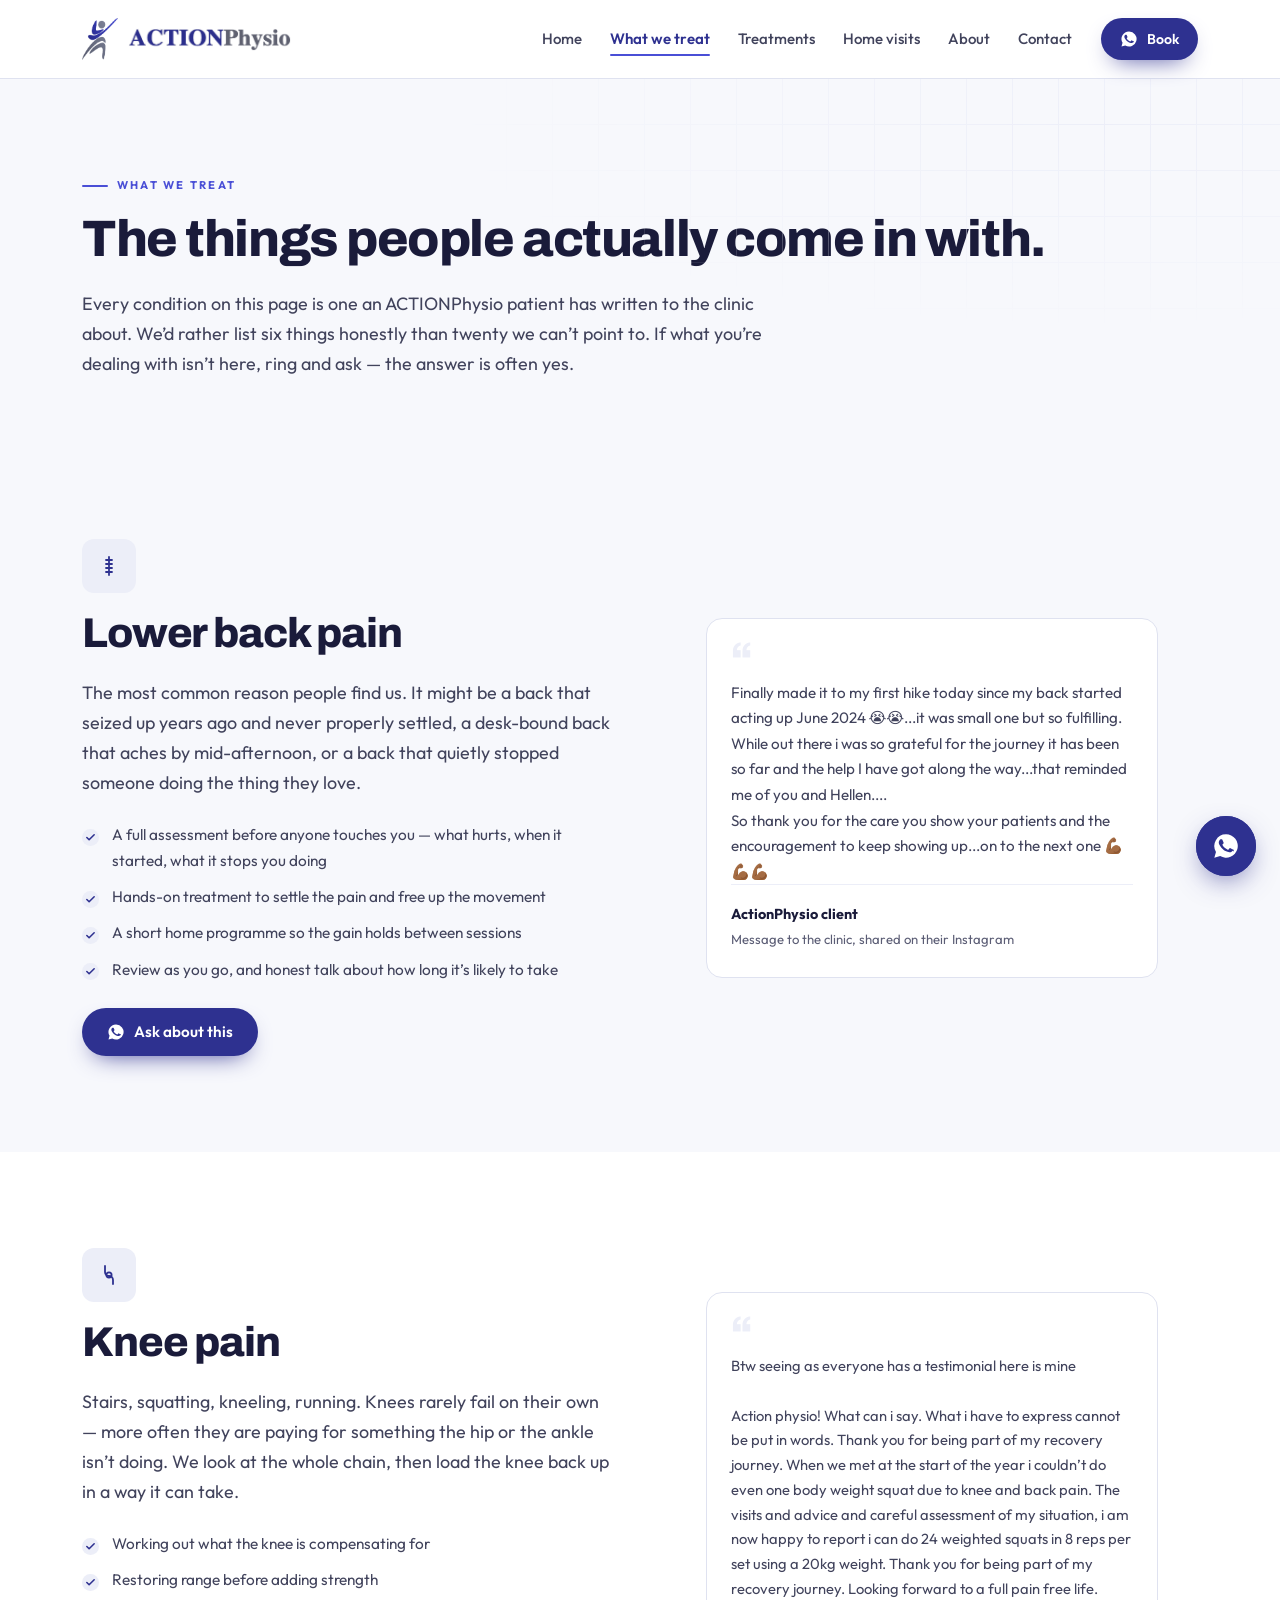
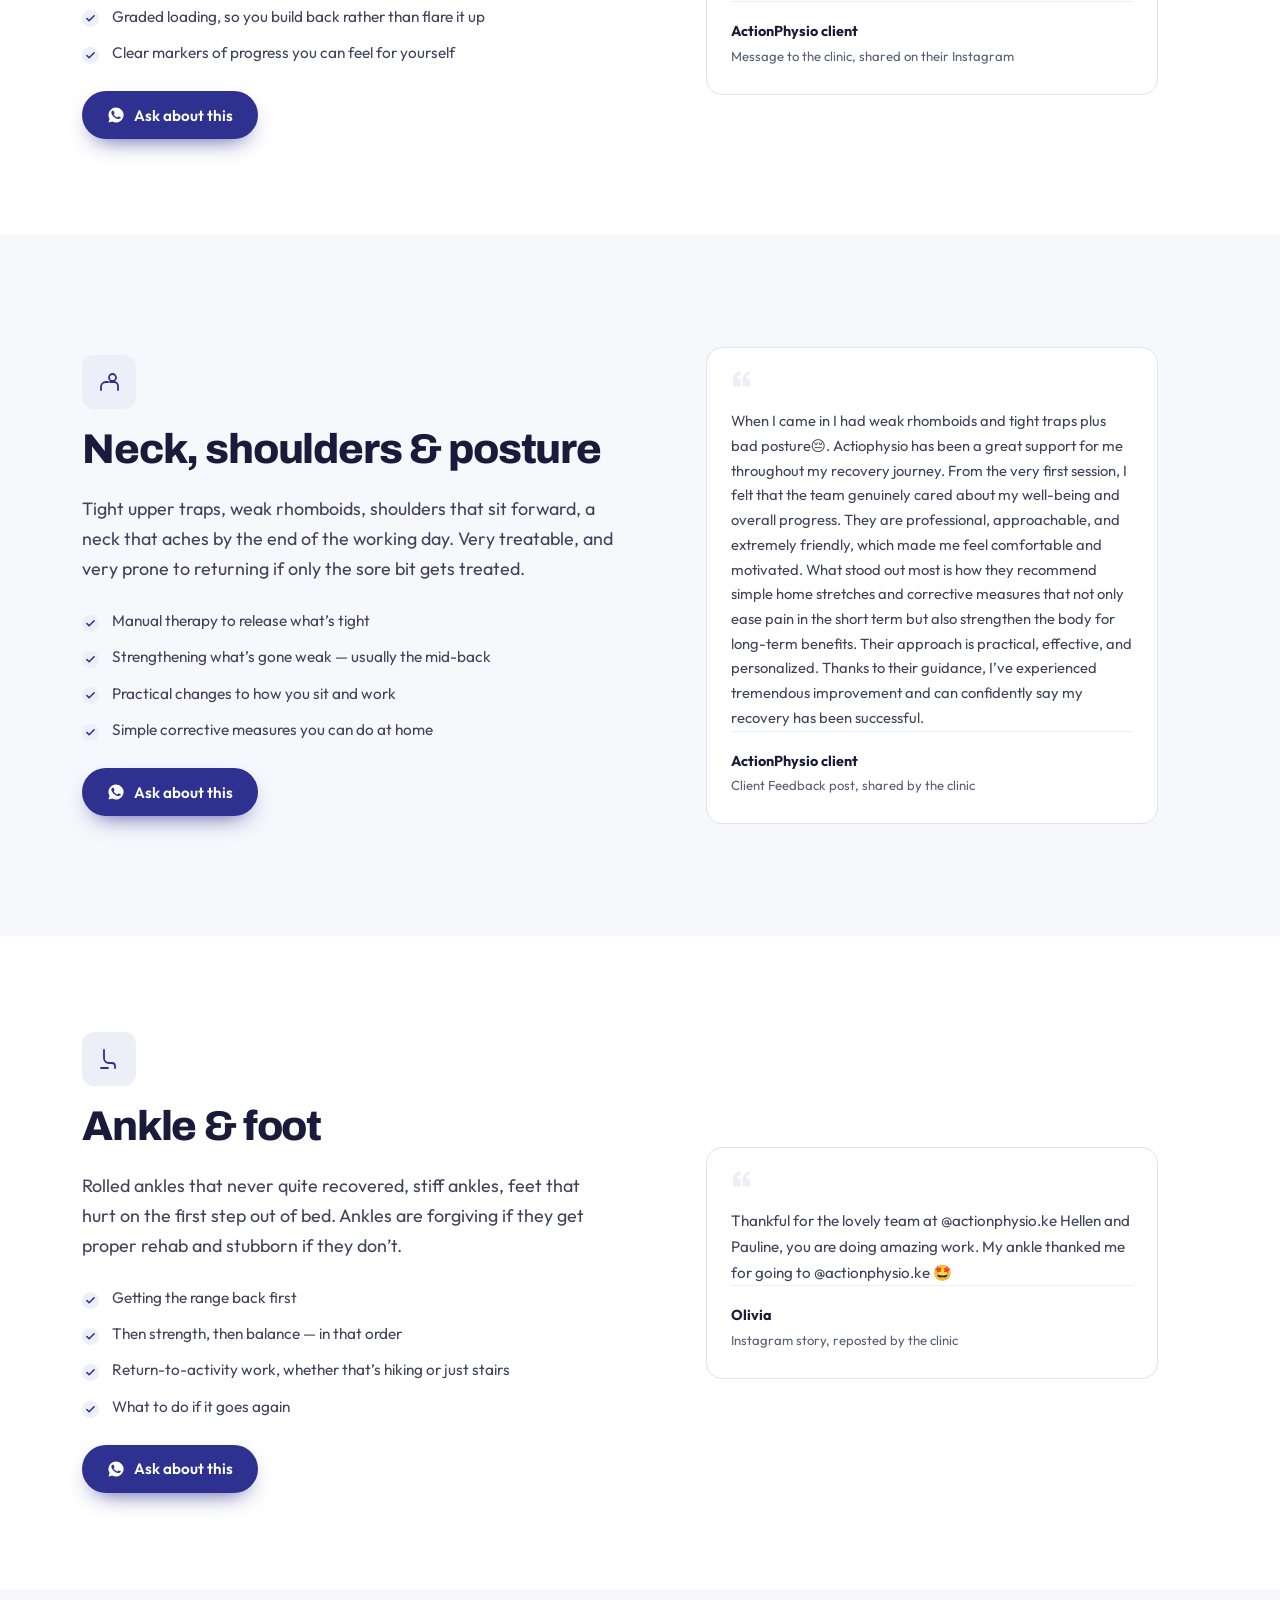
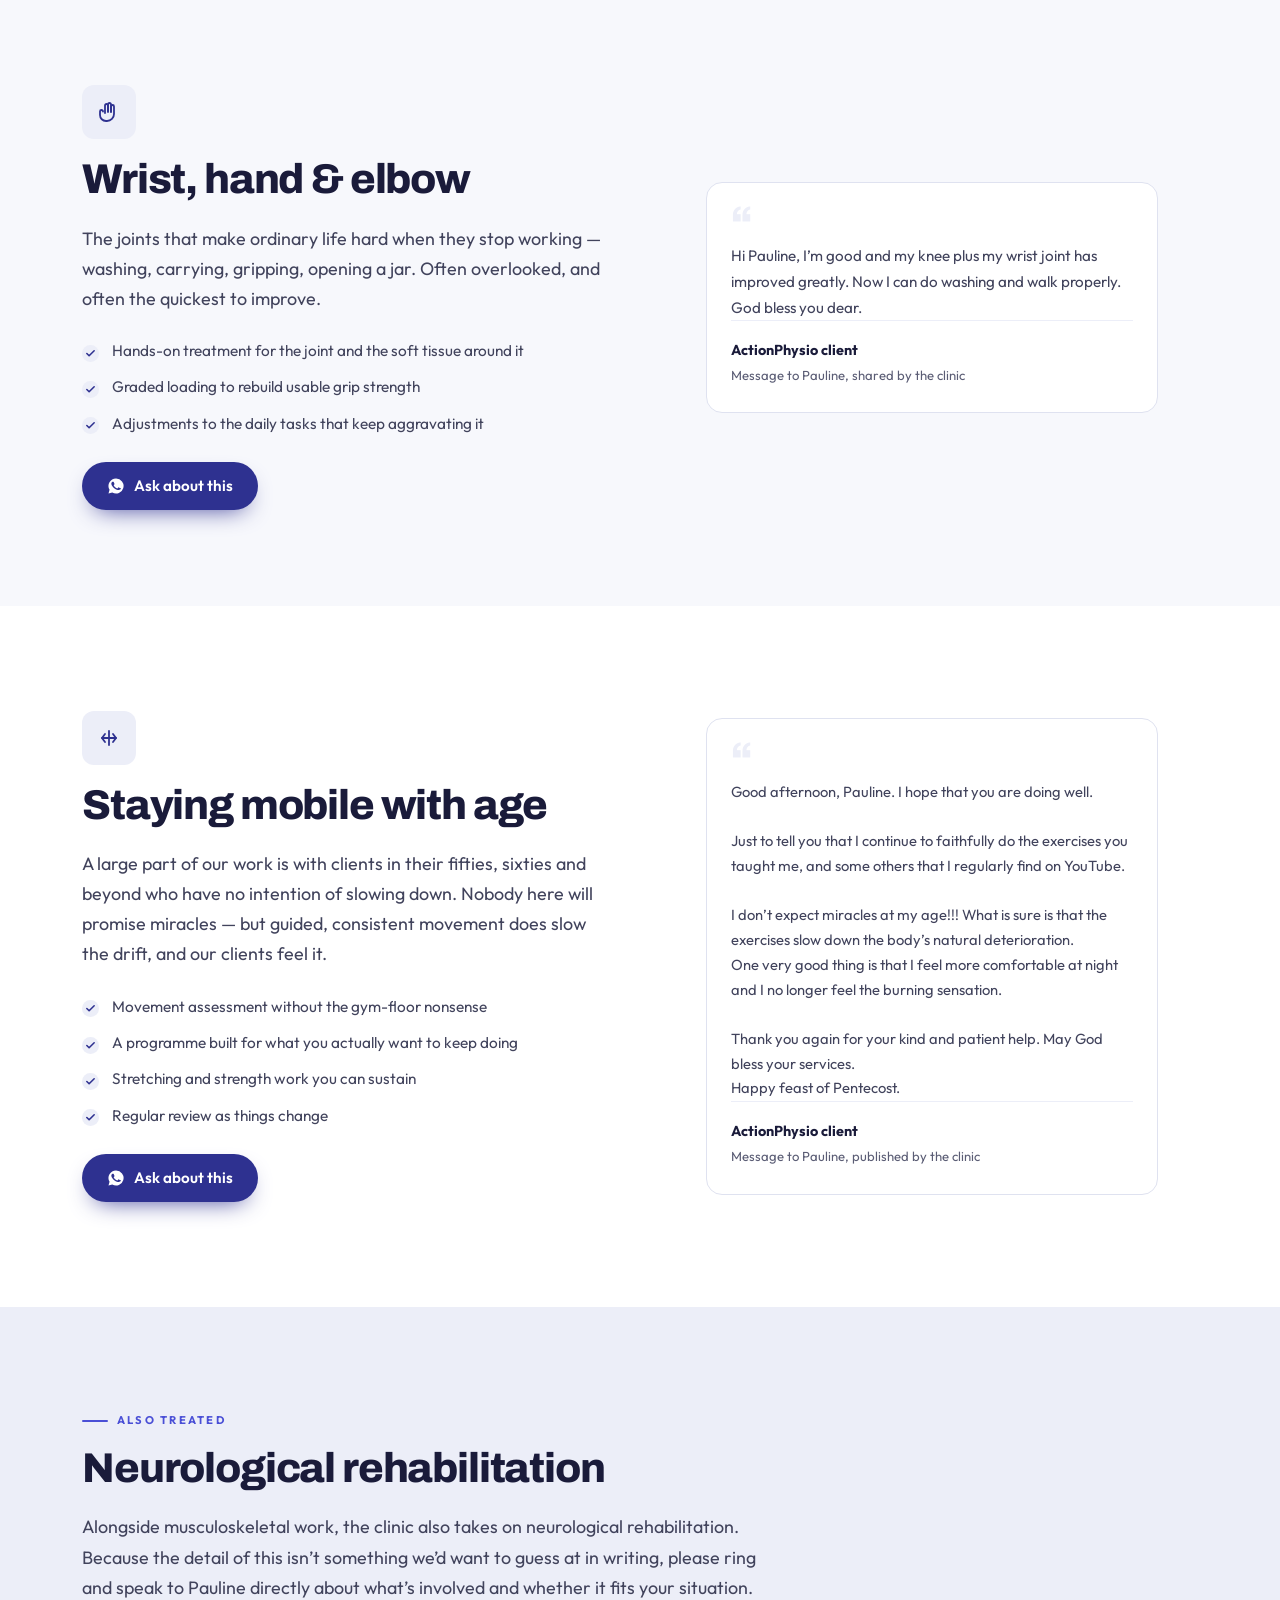
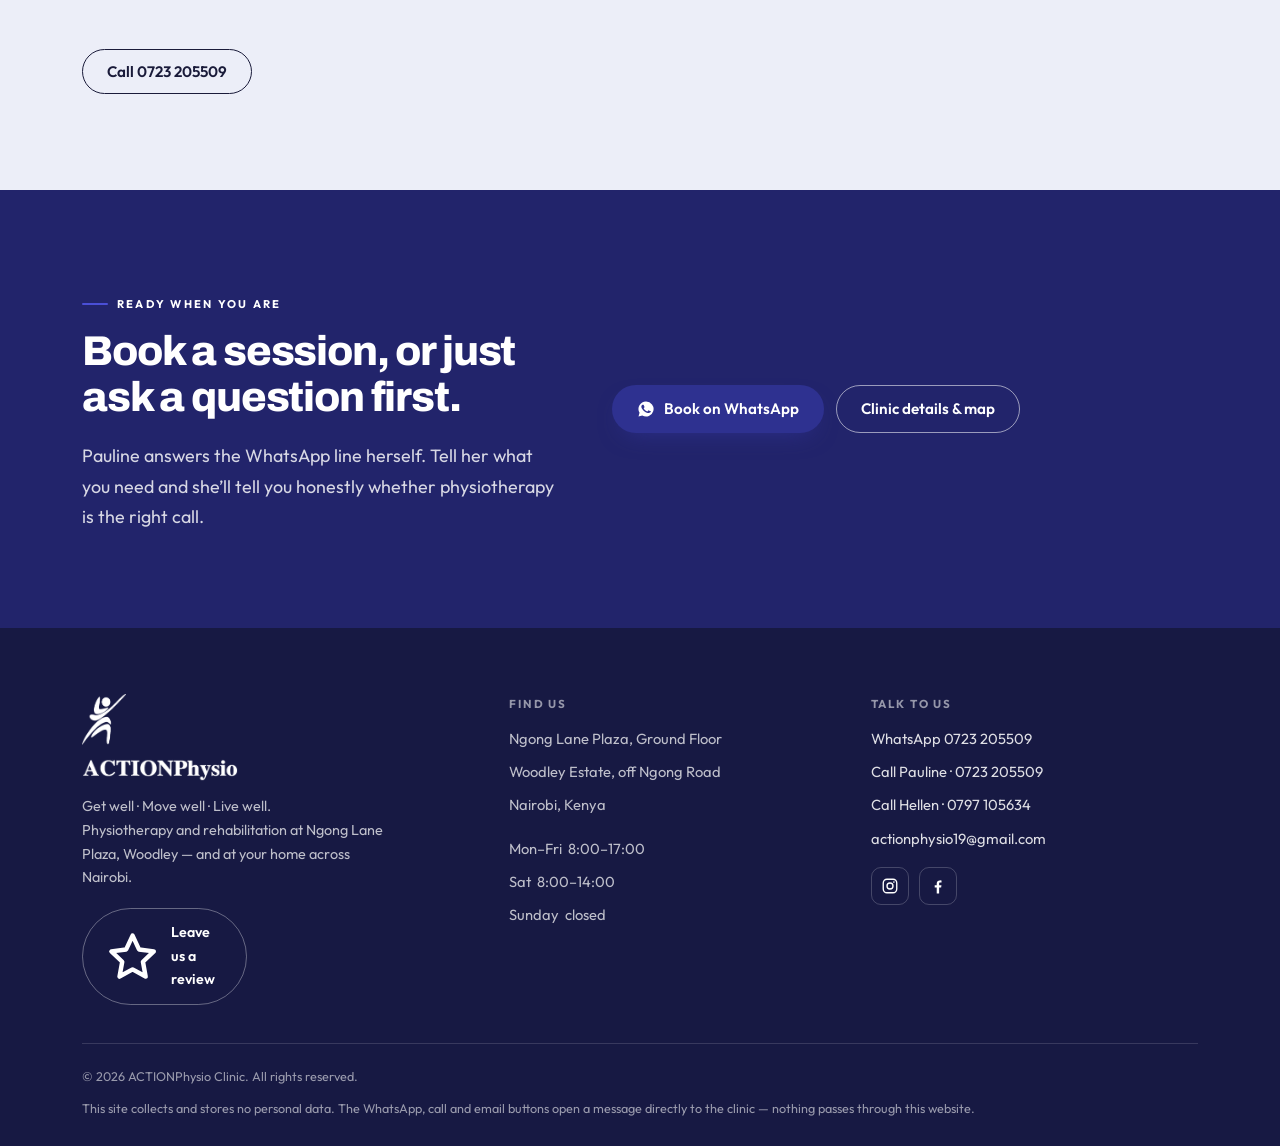
<file: conditions.html>
<!DOCTYPE html>
<html lang="en">
<head>
<meta charset="utf-8">
<meta name="viewport" content="width=device-width, initial-scale=1">
<title>What we treat | ACTIONPhysio Clinic, Nairobi</title>
<meta name="description" content="Back pain, knee pain, neck and posture, ankle and foot, wrist and hand, and staying mobile with age — physiotherapy at Ngong Lane Plaza, Woodley, Nairobi.">
<link rel="canonical" href="https://ignatius-kimeu.github.io/storyfront-actionphysio-clinic/conditions.html">
<meta property="og:type" content="website">
<meta property="og:site_name" content="ACTIONPhysio Clinic">
<meta property="og:title" content="What we treat | ACTIONPhysio Clinic, Nairobi">
<meta property="og:description" content="Back pain, knee pain, neck and posture, ankle and foot, wrist and hand, and staying mobile with age — physiotherapy at Ngong Lane Plaza, Woodley, Nairobi.">
<meta property="og:url" content="https://ignatius-kimeu.github.io/storyfront-actionphysio-clinic/conditions.html">
<meta property="og:image" content="https://ignatius-kimeu.github.io/storyfront-actionphysio-clinic/og-image.jpg">
<meta property="og:image:width" content="1200">
<meta property="og:image:height" content="630">
<meta name="twitter:card" content="summary_large_image">
<meta name="twitter:title" content="What we treat | ACTIONPhysio Clinic, Nairobi">
<meta name="twitter:description" content="Back pain, knee pain, neck and posture, ankle and foot, wrist and hand, and staying mobile with age — physiotherapy at Ngong Lane Plaza, Woodley, Nairobi.">
<meta name="twitter:image" content="https://ignatius-kimeu.github.io/storyfront-actionphysio-clinic/og-image.jpg">
<meta name="theme-color" content="#2E3190">
<link rel="icon" type="image/png" sizes="32x32" href="favicon-32.png">
<link rel="apple-touch-icon" href="apple-touch-icon.png">
<link rel="preconnect" href="https://fonts.googleapis.com">
<link rel="preconnect" href="https://fonts.gstatic.com" crossorigin>
<link href="https://fonts.googleapis.com/css2?family=Archivo:wght@600;700;800;900&family=Outfit:wght@300;400;500;600;700&display=swap" rel="stylesheet">
<link rel="stylesheet" href="styles.css">
</head>
<body>
<script>document.body.classList.add('js');</script>
<a class="skip" href="#main">Skip to content</a>

<header class="site-head">
  <div class="wrap head-in">
    <a class="brand" href="index.html" aria-label="ACTIONPhysio Clinic — home">
      <img class="bm" src="images/mark.png" alt="" width="36" height="42">
      <img class="bw" src="images/wordmark.png" alt="ACTIONPhysio" width="160" height="23">
    </a>
    <nav class="nav" aria-label="Main">
        <a href="index.html">Home</a>
        <a href="conditions.html" aria-current="page">What we treat</a>
        <a href="treatments.html">Treatments</a>
        <a href="home-visits.html">Home visits</a>
        <a href="about.html">About</a>
        <a href="contact.html">Contact</a>
    </nav>
    <a class="btn btn-wa btn-sm head-cta" href="https://wa.me/254723205509?text=Hello%20ACTIONPhysio%20Clinic%20%F0%9F%91%8B%20I%27d%20like%20to%20ask%20about%20an%20appointment." target="_blank" rel="noopener"><svg viewBox="0 0 24 24" fill="currentColor" aria-hidden="true"><path d="M12 2a10 10 0 0 0-8.6 15.1L2 22l5-1.4A10 10 0 1 0 12 2Zm5.6 14.1c-.2.7-1.3 1.3-1.9 1.3-.5 0-1.1.2-3.6-.8-3-1.3-4.9-4.4-5.1-4.6-.1-.2-1.2-1.6-1.2-3s.8-2.1 1-2.4c.3-.3.6-.4.8-.4h.6c.2 0 .4 0 .7.5l1 2.3c.1.2.1.4 0 .6l-.4.6-.4.4c-.1.2-.3.3-.1.6.2.4.9 1.5 1.9 2.4 1.3 1.1 2.3 1.5 2.6 1.6.3.2.5.1.7-.1l.9-1.1c.2-.3.4-.2.7-.1l2.2 1c.3.2.5.3.6.4.1.2.1.8-.1 1.5Z"/></svg>Book</a>
    <button class="burger" type="button" aria-expanded="false" aria-controls="drawer" aria-label="Menu"><span></span></button>
  </div>
</header>
<div class="drawer" id="drawer">
  <nav aria-label="Mobile">
        <a href="index.html">Home</a>
        <a href="conditions.html" aria-current="page">What we treat</a>
        <a href="treatments.html">Treatments</a>
        <a href="home-visits.html">Home visits</a>
        <a href="about.html">About</a>
        <a href="contact.html">Contact</a>
  </nav>
  <div class="dcta">
    <a class="btn btn-wa" href="https://wa.me/254723205509?text=Hello%20ACTIONPhysio%20Clinic%20%F0%9F%91%8B%20I%27d%20like%20to%20ask%20about%20an%20appointment." target="_blank" rel="noopener"><svg viewBox="0 0 24 24" fill="currentColor" aria-hidden="true"><path d="M12 2a10 10 0 0 0-8.6 15.1L2 22l5-1.4A10 10 0 1 0 12 2Zm5.6 14.1c-.2.7-1.3 1.3-1.9 1.3-.5 0-1.1.2-3.6-.8-3-1.3-4.9-4.4-5.1-4.6-.1-.2-1.2-1.6-1.2-3s.8-2.1 1-2.4c.3-.3.6-.4.8-.4h.6c.2 0 .4 0 .7.5l1 2.3c.1.2.1.4 0 .6l-.4.6-.4.4c-.1.2-.3.3-.1.6.2.4.9 1.5 1.9 2.4 1.3 1.1 2.3 1.5 2.6 1.6.3.2.5.1.7-.1l.9-1.1c.2-.3.4-.2.7-.1l2.2 1c.3.2.5.3.6.4.1.2.1.8-.1 1.5Z"/></svg>Book on WhatsApp</a>
    <a class="btn btn-ghost" href="tel:+254723205509">Call 0723 205509</a>
  </div>
</div>

<main id="main">

<section class="hero" style="padding-bottom:clamp(36px,5vw,64px)">
  <div class="hero-grid-bg" aria-hidden="true"></div>
  <div class="wrap">
    <p class="kicker rv">What we treat</p>
    <h1 class="rv" style="font-size:clamp(1.9rem,5.2vw,3.2rem)">The things people actually come in with.</h1>
    <p class="lede rv">Every condition on this page is one an ACTIONPhysio patient has written to the clinic about. We&rsquo;d rather list six things honestly than twenty we can&rsquo;t point to. If what you&rsquo;re dealing with isn&rsquo;t here, ring and ask &mdash; the answer is often yes.</p>
  </div>
</section>

<section id="back">
  <div class="wrap">
    <div class="split">
      <div>
        <div class="ico rv" style="width:54px;height:54px"><svg viewBox="0 0 24 24" fill="none" stroke="currentColor" stroke-width="1.8" stroke-linecap="round" stroke-linejoin="round" aria-hidden="true"><path d="M12 3v18"/><path d="M9 6h6"/><path d="M9 10h6"/><path d="M9 14h6"/><path d="M9 18h6"/></svg></div>
        <h2 class="rv">Lower back pain</h2>
        <p class="lede rv">The most common reason people find us. It might be a back that seized up years ago and never properly settled, a desk-bound back that aches by mid-afternoon, or a back that quietly stopped someone doing the thing they love.</p>
        <ul class="ticks rv" style="margin-top:24px"><li>A full assessment before anyone touches you &mdash; what hurts, when it started, what it stops you doing</li><li>Hands-on treatment to settle the pain and free up the movement</li><li>A short home programme so the gain holds between sessions</li><li>Review as you go, and honest talk about how long it&rsquo;s likely to take</li></ul>
        <p class="rv" style="margin-top:26px"><a class="btn btn-wa" href="https://wa.me/254723205509?text=Hello%20ACTIONPhysio%20Clinic%20%F0%9F%91%8B%20I%27d%20like%20to%20ask%20about%20an%20appointment." target="_blank" rel="noopener"><svg viewBox="0 0 24 24" fill="currentColor" aria-hidden="true"><path d="M12 2a10 10 0 0 0-8.6 15.1L2 22l5-1.4A10 10 0 1 0 12 2Zm5.6 14.1c-.2.7-1.3 1.3-1.9 1.3-.5 0-1.1.2-3.6-.8-3-1.3-4.9-4.4-5.1-4.6-.1-.2-1.2-1.6-1.2-3s.8-2.1 1-2.4c.3-.3.6-.4.8-.4h.6c.2 0 .4 0 .7.5l1 2.3c.1.2.1.4 0 .6l-.4.6-.4.4c-.1.2-.3.3-.1.6.2.4.9 1.5 1.9 2.4 1.3 1.1 2.3 1.5 2.6 1.6.3.2.5.1.7-.1l.9-1.1c.2-.3.4-.2.7-.1l2.2 1c.3.2.5.3.6.4.1.2.1.8-.1 1.5Z"/></svg>Ask about this</a></p>
      </div>
      <div><figure class="rev rv"><div class="q" aria-hidden="true">&ldquo;</div><blockquote style="margin:0"><p>Finally made it to my first hike today since my back started acting up June 2024 😭😭...it was small one but so fulfilling. While out there i was so grateful for the journey it has been so far and the help I have got along the way...that reminded me of you and Hellen....
So thank you for the care you show your patients and the encouragement to keep showing up...on to the next one 💪🏾💪🏾💪🏾</p></blockquote><figcaption class="who"><b>ActionPhysio client</b>Message to the clinic, shared on their Instagram</figcaption></figure></div>
    </div>
  </div>
</section>
<section class="sec-alt" id="knee">
  <div class="wrap">
    <div class="split">
      <div>
        <div class="ico rv" style="width:54px;height:54px"><svg viewBox="0 0 24 24" fill="none" stroke="currentColor" stroke-width="1.8" stroke-linecap="round" stroke-linejoin="round" aria-hidden="true"><path d="M8 3v6a4 4 0 0 0 4 4 4 4 0 0 1 4 4v4"/><circle cx="12" cy="12" r="2.6"/></svg></div>
        <h2 class="rv">Knee pain</h2>
        <p class="lede rv">Stairs, squatting, kneeling, running. Knees rarely fail on their own &mdash; more often they are paying for something the hip or the ankle isn&rsquo;t doing. We look at the whole chain, then load the knee back up in a way it can take.</p>
        <ul class="ticks rv" style="margin-top:24px"><li>Working out what the knee is compensating for</li><li>Restoring range before adding strength</li><li>Graded loading, so you build back rather than flare it up</li><li>Clear markers of progress you can feel for yourself</li></ul>
        <p class="rv" style="margin-top:26px"><a class="btn btn-wa" href="https://wa.me/254723205509?text=Hello%20ACTIONPhysio%20Clinic%20%F0%9F%91%8B%20I%27d%20like%20to%20ask%20about%20an%20appointment." target="_blank" rel="noopener"><svg viewBox="0 0 24 24" fill="currentColor" aria-hidden="true"><path d="M12 2a10 10 0 0 0-8.6 15.1L2 22l5-1.4A10 10 0 1 0 12 2Zm5.6 14.1c-.2.7-1.3 1.3-1.9 1.3-.5 0-1.1.2-3.6-.8-3-1.3-4.9-4.4-5.1-4.6-.1-.2-1.2-1.6-1.2-3s.8-2.1 1-2.4c.3-.3.6-.4.8-.4h.6c.2 0 .4 0 .7.5l1 2.3c.1.2.1.4 0 .6l-.4.6-.4.4c-.1.2-.3.3-.1.6.2.4.9 1.5 1.9 2.4 1.3 1.1 2.3 1.5 2.6 1.6.3.2.5.1.7-.1l.9-1.1c.2-.3.4-.2.7-.1l2.2 1c.3.2.5.3.6.4.1.2.1.8-.1 1.5Z"/></svg>Ask about this</a></p>
      </div>
      <div><figure class="rev long rv"><div class="q" aria-hidden="true">&ldquo;</div><blockquote style="margin:0"><p>Btw seeing as everyone has a testimonial here is mine

Action physio! What can i say. What i have to express cannot be put in words. Thank you for being part of my recovery journey. When we met at the start of the year i couldn’t do even one body weight squat due to knee and back pain. The visits and advice and careful assessment of my situation, i am now happy to report i can do 24 weighted squats in 8 reps per set using a 20kg weight. Thank you for being part of my recovery journey. Looking forward to a full pain free life.</p></blockquote><figcaption class="who"><b>ActionPhysio client</b>Message to the clinic, shared on their Instagram</figcaption></figure></div>
    </div>
  </div>
</section>
<section id="neck">
  <div class="wrap">
    <div class="split">
      <div>
        <div class="ico rv" style="width:54px;height:54px"><svg viewBox="0 0 24 24" fill="none" stroke="currentColor" stroke-width="1.8" stroke-linecap="round" stroke-linejoin="round" aria-hidden="true"><path d="M4 20v-3a5 5 0 0 1 5-5h2"/><circle cx="15.5" cy="7.5" r="3.5"/><path d="M13 12h4a4 4 0 0 1 4 4v4"/></svg></div>
        <h2 class="rv">Neck, shoulders &amp; posture</h2>
        <p class="lede rv">Tight upper traps, weak rhomboids, shoulders that sit forward, a neck that aches by the end of the working day. Very treatable, and very prone to returning if only the sore bit gets treated.</p>
        <ul class="ticks rv" style="margin-top:24px"><li>Manual therapy to release what&rsquo;s tight</li><li>Strengthening what&rsquo;s gone weak &mdash; usually the mid-back</li><li>Practical changes to how you sit and work</li><li>Simple corrective measures you can do at home</li></ul>
        <p class="rv" style="margin-top:26px"><a class="btn btn-wa" href="https://wa.me/254723205509?text=Hello%20ACTIONPhysio%20Clinic%20%F0%9F%91%8B%20I%27d%20like%20to%20ask%20about%20an%20appointment." target="_blank" rel="noopener"><svg viewBox="0 0 24 24" fill="currentColor" aria-hidden="true"><path d="M12 2a10 10 0 0 0-8.6 15.1L2 22l5-1.4A10 10 0 1 0 12 2Zm5.6 14.1c-.2.7-1.3 1.3-1.9 1.3-.5 0-1.1.2-3.6-.8-3-1.3-4.9-4.4-5.1-4.6-.1-.2-1.2-1.6-1.2-3s.8-2.1 1-2.4c.3-.3.6-.4.8-.4h.6c.2 0 .4 0 .7.5l1 2.3c.1.2.1.4 0 .6l-.4.6-.4.4c-.1.2-.3.3-.1.6.2.4.9 1.5 1.9 2.4 1.3 1.1 2.3 1.5 2.6 1.6.3.2.5.1.7-.1l.9-1.1c.2-.3.4-.2.7-.1l2.2 1c.3.2.5.3.6.4.1.2.1.8-.1 1.5Z"/></svg>Ask about this</a></p>
      </div>
      <div><figure class="rev long rv"><div class="q" aria-hidden="true">&ldquo;</div><blockquote style="margin:0"><p>When I came in I had weak rhomboids and tight traps plus bad posture😔. Actiophysio has been a great support for me throughout my recovery journey. From the very first session, I felt that the team genuinely cared about my well-being and overall progress. They are professional, approachable, and extremely friendly, which made me feel comfortable and motivated. What stood out most is how they recommend simple home stretches and corrective measures that not only ease pain in the short term but also strengthen the body for long-term benefits. Their approach is practical, effective, and personalized. Thanks to their guidance, I’ve experienced tremendous improvement and can confidently say my recovery has been successful.</p></blockquote><figcaption class="who"><b>ActionPhysio client</b>Client Feedback post, shared by the clinic</figcaption></figure></div>
    </div>
  </div>
</section>
<section class="sec-alt" id="ankle">
  <div class="wrap">
    <div class="split">
      <div>
        <div class="ico rv" style="width:54px;height:54px"><svg viewBox="0 0 24 24" fill="none" stroke="currentColor" stroke-width="1.8" stroke-linecap="round" stroke-linejoin="round" aria-hidden="true"><path d="M7 3v8a5 5 0 0 0 5 5h3a3 3 0 0 1 3 3v2"/><path d="M4 21h7"/></svg></div>
        <h2 class="rv">Ankle &amp; foot</h2>
        <p class="lede rv">Rolled ankles that never quite recovered, stiff ankles, feet that hurt on the first step out of bed. Ankles are forgiving if they get proper rehab and stubborn if they don&rsquo;t.</p>
        <ul class="ticks rv" style="margin-top:24px"><li>Getting the range back first</li><li>Then strength, then balance &mdash; in that order</li><li>Return-to-activity work, whether that&rsquo;s hiking or just stairs</li><li>What to do if it goes again</li></ul>
        <p class="rv" style="margin-top:26px"><a class="btn btn-wa" href="https://wa.me/254723205509?text=Hello%20ACTIONPhysio%20Clinic%20%F0%9F%91%8B%20I%27d%20like%20to%20ask%20about%20an%20appointment." target="_blank" rel="noopener"><svg viewBox="0 0 24 24" fill="currentColor" aria-hidden="true"><path d="M12 2a10 10 0 0 0-8.6 15.1L2 22l5-1.4A10 10 0 1 0 12 2Zm5.6 14.1c-.2.7-1.3 1.3-1.9 1.3-.5 0-1.1.2-3.6-.8-3-1.3-4.9-4.4-5.1-4.6-.1-.2-1.2-1.6-1.2-3s.8-2.1 1-2.4c.3-.3.6-.4.8-.4h.6c.2 0 .4 0 .7.5l1 2.3c.1.2.1.4 0 .6l-.4.6-.4.4c-.1.2-.3.3-.1.6.2.4.9 1.5 1.9 2.4 1.3 1.1 2.3 1.5 2.6 1.6.3.2.5.1.7-.1l.9-1.1c.2-.3.4-.2.7-.1l2.2 1c.3.2.5.3.6.4.1.2.1.8-.1 1.5Z"/></svg>Ask about this</a></p>
      </div>
      <div><figure class="rev rv"><div class="q" aria-hidden="true">&ldquo;</div><blockquote style="margin:0"><p>Thankful for the lovely team at @actionphysio.ke Hellen and Pauline, you are doing amazing work. My ankle thanked me for going to @actionphysio.ke 🤩</p></blockquote><figcaption class="who"><b>Olivia</b>Instagram story, reposted by the clinic</figcaption></figure></div>
    </div>
  </div>
</section>
<section id="wrist">
  <div class="wrap">
    <div class="split">
      <div>
        <div class="ico rv" style="width:54px;height:54px"><svg viewBox="0 0 24 24" fill="none" stroke="currentColor" stroke-width="1.8" stroke-linecap="round" stroke-linejoin="round" aria-hidden="true"><path d="M8 13V5.5a1.5 1.5 0 0 1 3 0V12"/><path d="M11 11V4.5a1.5 1.5 0 0 1 3 0V12"/><path d="M14 11.5V6.5a1.5 1.5 0 0 1 3 0V14a7 7 0 0 1-7 7h-1a6 6 0 0 1-6-6v-3.5a1.5 1.5 0 0 1 3 0"/></svg></div>
        <h2 class="rv">Wrist, hand &amp; elbow</h2>
        <p class="lede rv">The joints that make ordinary life hard when they stop working &mdash; washing, carrying, gripping, opening a jar. Often overlooked, and often the quickest to improve.</p>
        <ul class="ticks rv" style="margin-top:24px"><li>Hands-on treatment for the joint and the soft tissue around it</li><li>Graded loading to rebuild usable grip strength</li><li>Adjustments to the daily tasks that keep aggravating it</li></ul>
        <p class="rv" style="margin-top:26px"><a class="btn btn-wa" href="https://wa.me/254723205509?text=Hello%20ACTIONPhysio%20Clinic%20%F0%9F%91%8B%20I%27d%20like%20to%20ask%20about%20an%20appointment." target="_blank" rel="noopener"><svg viewBox="0 0 24 24" fill="currentColor" aria-hidden="true"><path d="M12 2a10 10 0 0 0-8.6 15.1L2 22l5-1.4A10 10 0 1 0 12 2Zm5.6 14.1c-.2.7-1.3 1.3-1.9 1.3-.5 0-1.1.2-3.6-.8-3-1.3-4.9-4.4-5.1-4.6-.1-.2-1.2-1.6-1.2-3s.8-2.1 1-2.4c.3-.3.6-.4.8-.4h.6c.2 0 .4 0 .7.5l1 2.3c.1.2.1.4 0 .6l-.4.6-.4.4c-.1.2-.3.3-.1.6.2.4.9 1.5 1.9 2.4 1.3 1.1 2.3 1.5 2.6 1.6.3.2.5.1.7-.1l.9-1.1c.2-.3.4-.2.7-.1l2.2 1c.3.2.5.3.6.4.1.2.1.8-.1 1.5Z"/></svg>Ask about this</a></p>
      </div>
      <div><figure class="rev rv"><div class="q" aria-hidden="true">&ldquo;</div><blockquote style="margin:0"><p>Hi Pauline, I’m good and my knee plus my wrist joint has improved greatly.  Now I can do washing and walk properly. God bless you dear.</p></blockquote><figcaption class="who"><b>ActionPhysio client</b>Message to Pauline, shared by the clinic</figcaption></figure></div>
    </div>
  </div>
</section>
<section class="sec-alt" id="ageing">
  <div class="wrap">
    <div class="split">
      <div>
        <div class="ico rv" style="width:54px;height:54px"><svg viewBox="0 0 24 24" fill="none" stroke="currentColor" stroke-width="1.8" stroke-linecap="round" stroke-linejoin="round" aria-hidden="true"><path d="M5 12h14"/><path d="M12 5v14"/><path d="M16 8l3 4-3 4"/><path d="M8 8l-3 4 3 4"/></svg></div>
        <h2 class="rv">Staying mobile with age</h2>
        <p class="lede rv">A large part of our work is with clients in their fifties, sixties and beyond who have no intention of slowing down. Nobody here will promise miracles &mdash; but guided, consistent movement does slow the drift, and our clients feel it.</p>
        <ul class="ticks rv" style="margin-top:24px"><li>Movement assessment without the gym-floor nonsense</li><li>A programme built for what you actually want to keep doing</li><li>Stretching and strength work you can sustain</li><li>Regular review as things change</li></ul>
        <p class="rv" style="margin-top:26px"><a class="btn btn-wa" href="https://wa.me/254723205509?text=Hello%20ACTIONPhysio%20Clinic%20%F0%9F%91%8B%20I%27d%20like%20to%20ask%20about%20an%20appointment." target="_blank" rel="noopener"><svg viewBox="0 0 24 24" fill="currentColor" aria-hidden="true"><path d="M12 2a10 10 0 0 0-8.6 15.1L2 22l5-1.4A10 10 0 1 0 12 2Zm5.6 14.1c-.2.7-1.3 1.3-1.9 1.3-.5 0-1.1.2-3.6-.8-3-1.3-4.9-4.4-5.1-4.6-.1-.2-1.2-1.6-1.2-3s.8-2.1 1-2.4c.3-.3.6-.4.8-.4h.6c.2 0 .4 0 .7.5l1 2.3c.1.2.1.4 0 .6l-.4.6-.4.4c-.1.2-.3.3-.1.6.2.4.9 1.5 1.9 2.4 1.3 1.1 2.3 1.5 2.6 1.6.3.2.5.1.7-.1l.9-1.1c.2-.3.4-.2.7-.1l2.2 1c.3.2.5.3.6.4.1.2.1.8-.1 1.5Z"/></svg>Ask about this</a></p>
      </div>
      <div><figure class="rev long rv"><div class="q" aria-hidden="true">&ldquo;</div><blockquote style="margin:0"><p>Good afternoon, Pauline. I hope that you are doing well.

Just to tell you that I continue to faithfully do the exercises you taught me, and some others that I regularly find on YouTube.

I don’t expect miracles at my age!!! What is sure is that the exercises slow down the body’s natural deterioration.
One very good thing is that I feel more comfortable at night and I no longer feel the burning sensation.

Thank you again for your kind and patient help. May God bless your services.
Happy feast of Pentecost.</p></blockquote><figcaption class="who"><b>ActionPhysio client</b>Message to Pauline, published by the clinic</figcaption></figure></div>
    </div>
  </div>
</section>
<section class="sec-tint">
  <div class="wrap">
    <div class="sec-head rv">
      <p class="kicker">Also treated</p>
      <h2>Neurological rehabilitation</h2>
      <!-- FLAG: this one comes from the Batch 8 verification note ("musculoskeletal
           and neuro rehab"), not from a patient testimonial like everything above.
           Get Pauline to confirm the scope on the call before this goes live. -->
      <p class="lede">Alongside musculoskeletal work, the clinic also takes on neurological
        rehabilitation. Because the detail of this isn&rsquo;t something we&rsquo;d want to
        guess at in writing, please ring and speak to Pauline directly about what&rsquo;s
        involved and whether it fits your situation.</p>
    </div>
    <p class="rv"><a class="btn btn-line" href="tel:+254723205509">Call 0723 205509</a></p>
  </div>
</section>

<section class="panel">
  <div class="wrap" style="position:relative">
    <div class="split narrow" style="align-items:center">
      <div>
        <p class="kicker rv">Ready when you are</p>
        <h2 class="rv">Book a session, or just ask a question first.</h2>
        <p class="lede rv">Pauline answers the WhatsApp line herself. Tell her what you need and
          she&rsquo;ll tell you honestly whether physiotherapy is the right call.</p>
      </div>
      <div class="rv" style="display:flex;flex-wrap:wrap;gap:12px" class="on-dark">
        <div class="on-dark" style="display:flex;flex-wrap:wrap;gap:12px">
          <a class="btn btn-wa" href="https://wa.me/254723205509?text=Hello%20ACTIONPhysio%20Clinic%20%F0%9F%91%8B%20I%27d%20like%20to%20ask%20about%20an%20appointment." target="_blank" rel="noopener"><svg viewBox="0 0 24 24" fill="currentColor" aria-hidden="true"><path d="M12 2a10 10 0 0 0-8.6 15.1L2 22l5-1.4A10 10 0 1 0 12 2Zm5.6 14.1c-.2.7-1.3 1.3-1.9 1.3-.5 0-1.1.2-3.6-.8-3-1.3-4.9-4.4-5.1-4.6-.1-.2-1.2-1.6-1.2-3s.8-2.1 1-2.4c.3-.3.6-.4.8-.4h.6c.2 0 .4 0 .7.5l1 2.3c.1.2.1.4 0 .6l-.4.6-.4.4c-.1.2-.3.3-.1.6.2.4.9 1.5 1.9 2.4 1.3 1.1 2.3 1.5 2.6 1.6.3.2.5.1.7-.1l.9-1.1c.2-.3.4-.2.7-.1l2.2 1c.3.2.5.3.6.4.1.2.1.8-.1 1.5Z"/></svg>Book on WhatsApp</a>
          <a class="btn btn-line" href="contact.html">Clinic details &amp; map</a>
        </div>
      </div>
    </div>
  </div>
</section>
</main>

<a class="float-wa" href="https://wa.me/254723205509?text=Hello%20ACTIONPhysio%20Clinic%20%F0%9F%91%8B%20I%27d%20like%20to%20ask%20about%20an%20appointment." target="_blank" rel="noopener" aria-label="Chat with ACTIONPhysio on WhatsApp"><svg viewBox="0 0 24 24" fill="currentColor" aria-hidden="true"><path d="M12 2a10 10 0 0 0-8.6 15.1L2 22l5-1.4A10 10 0 1 0 12 2Zm5.6 14.1c-.2.7-1.3 1.3-1.9 1.3-.5 0-1.1.2-3.6-.8-3-1.3-4.9-4.4-5.1-4.6-.1-.2-1.2-1.6-1.2-3s.8-2.1 1-2.4c.3-.3.6-.4.8-.4h.6c.2 0 .4 0 .7.5l1 2.3c.1.2.1.4 0 .6l-.4.6-.4.4c-.1.2-.3.3-.1.6.2.4.9 1.5 1.9 2.4 1.3 1.1 2.3 1.5 2.6 1.6.3.2.5.1.7-.1l.9-1.1c.2-.3.4-.2.7-.1l2.2 1c.3.2.5.3.6.4.1.2.1.8-.1 1.5Z"/></svg></a>

<footer class="site-foot">
  <div class="wrap">
    <div class="foot-top">
      <div class="foot-brand">
        <img class="fm" src="images/mark-white.png" alt="" width="44" height="51">
        <img class="fw" src="images/wordmark-white.png" alt="ACTIONPhysio" width="155" height="22">
        <p>Get well &middot; Move well &middot; Live well.<br>Physiotherapy and rehabilitation at Ngong Lane Plaza, Woodley &mdash; and at your home across Nairobi.</p>
        <a class="review-btn" href="https://www.google.com/maps/search/?api=1&query=ACTIONPhysio%20Clinic%20Ngong%20Lane%20Plaza%20Nairobi" target="_blank" rel="noopener"><svg viewBox="0 0 24 24" fill="none" stroke="currentColor" stroke-width="1.8" stroke-linecap="round" stroke-linejoin="round" aria-hidden="true"><path d="M12 3.5l2.6 5.6 6 .8-4.4 4.2 1.1 6-5.3-2.9-5.3 2.9 1.1-6L3.4 9.9l6-.8Z"/></svg>Leave us a review</a>
      </div>
      <div>
        <p class="foot-h">Find us</p>
        <ul class="foot-list">
          <li>Ngong Lane Plaza, Ground Floor</li>
          <li>Woodley Estate, off Ngong Road</li>
          <li>Nairobi, Kenya</li>
          <li style="margin-top:10px">Mon&ndash;Fri&nbsp; 8:00&ndash;17:00</li>
          <li>Sat&nbsp; 8:00&ndash;14:00</li>
          <li>Sunday&nbsp; closed</li>
        </ul>
      </div>
      <div>
        <p class="foot-h">Talk to us</p>
        <ul class="foot-list">
          <li><a href="https://wa.me/254723205509?text=Hello%20ACTIONPhysio%20Clinic%20%F0%9F%91%8B%20I%27d%20like%20to%20ask%20about%20an%20appointment." target="_blank" rel="noopener">WhatsApp 0723 205509</a></li>
          <li><a href="tel:+254723205509">Call Pauline &middot; 0723 205509</a></li>
          <li><a href="tel:+254797105634">Call Hellen &middot; 0797 105634</a></li>
          <li><a href="mailto:actionphysio19@gmail.com">actionphysio19@gmail.com</a></li>
        </ul>
        <div class="socials">
          <a href="https://www.instagram.com/actionphysio.ke/" target="_blank" rel="noopener" aria-label="ACTIONPhysio on Instagram"><svg viewBox="0 0 24 24" fill="none" stroke="currentColor" stroke-width="1.8"><rect x="3" y="3" width="18" height="18" rx="5"/><circle cx="12" cy="12" r="4"/><circle cx="17.2" cy="6.8" r="1.1" fill="currentColor" stroke="none"/></svg></a>
          <a href="https://www.facebook.com/ActionPhysioNgongRoad/" target="_blank" rel="noopener" aria-label="ACTIONPhysio on Facebook"><svg viewBox="0 0 24 24" fill="currentColor"><path d="M13.5 22v-8h2.7l.4-3.1h-3.1V8.9c0-.9.25-1.5 1.55-1.5h1.65V4.6A22 22 0 0 0 14.3 4.5c-2.4 0-4 1.45-4 4.1v2.3H7.6V14h2.7v8Z"/></svg></a>
        </div>
      </div>
    </div>
    <div class="foot-bot">
      <p>&copy; 2026 ACTIONPhysio Clinic. All rights reserved.</p>
      <p>This site collects and stores no personal data. The WhatsApp, call and email buttons open a message directly to the clinic &mdash; nothing passes through this website.</p>
    </div>
  </div>
</footer>
<script src="app.js" defer></script>
</body>
</html>
</file>
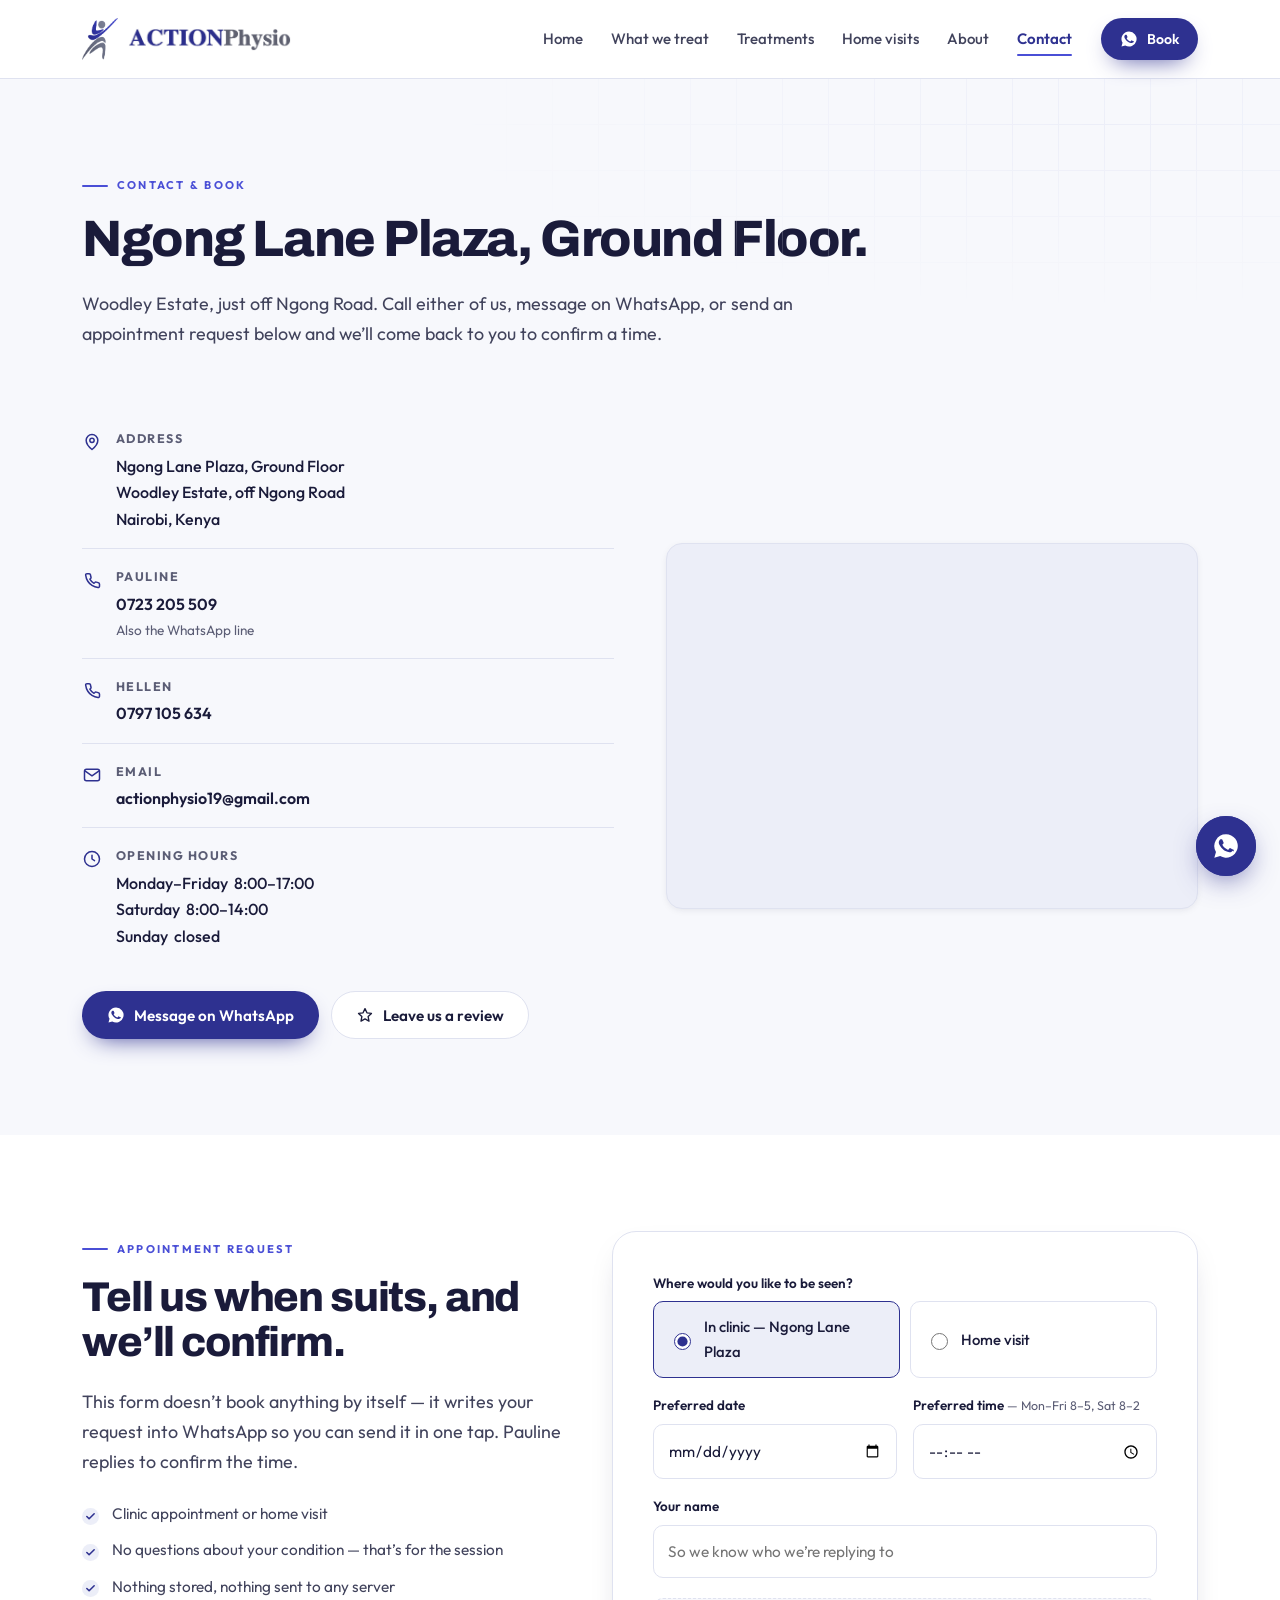
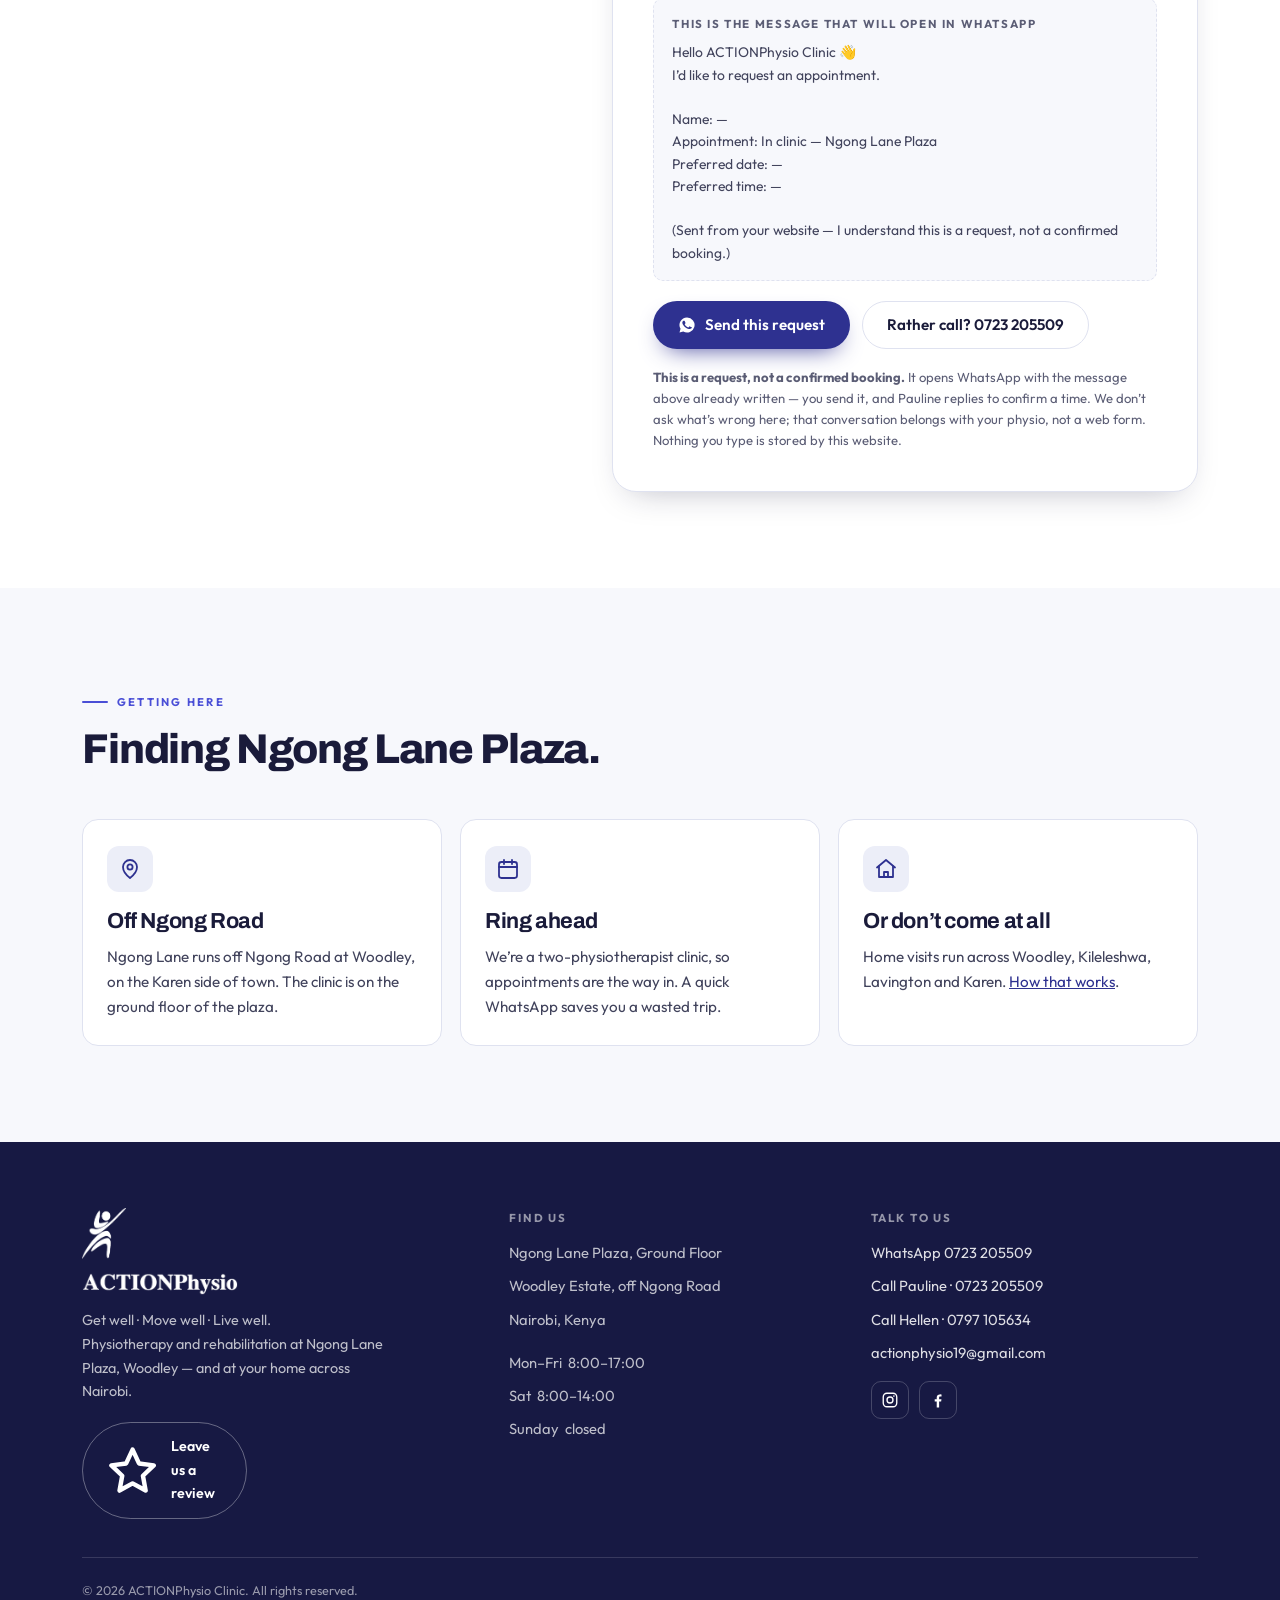
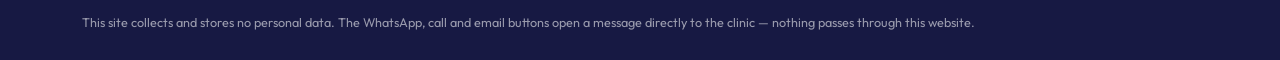
<file: contact.html>
<!DOCTYPE html>
<html lang="en">
<head>
<meta charset="utf-8">
<meta name="viewport" content="width=device-width, initial-scale=1">
<title>Contact &amp; book | ACTIONPhysio Clinic, Ngong Lane Plaza, Nairobi</title>
<meta name="description" content="Ngong Lane Plaza, Ground Floor, Woodley, off Ngong Road, Nairobi. Call 0723 205509, WhatsApp, or send an appointment request. Mon–Fri 8:00–17:00, Sat 8:00–14:00.">
<link rel="canonical" href="https://ignatius-kimeu.github.io/storyfront-actionphysio-clinic/contact.html">
<meta property="og:type" content="website">
<meta property="og:site_name" content="ACTIONPhysio Clinic">
<meta property="og:title" content="Contact &amp; book | ACTIONPhysio Clinic, Ngong Lane Plaza, Nairobi">
<meta property="og:description" content="Ngong Lane Plaza, Ground Floor, Woodley, off Ngong Road, Nairobi. Call 0723 205509, WhatsApp, or send an appointment request. Mon–Fri 8:00–17:00, Sat 8:00–14:00.">
<meta property="og:url" content="https://ignatius-kimeu.github.io/storyfront-actionphysio-clinic/contact.html">
<meta property="og:image" content="https://ignatius-kimeu.github.io/storyfront-actionphysio-clinic/og-image.jpg">
<meta property="og:image:width" content="1200">
<meta property="og:image:height" content="630">
<meta name="twitter:card" content="summary_large_image">
<meta name="twitter:title" content="Contact &amp; book | ACTIONPhysio Clinic, Ngong Lane Plaza, Nairobi">
<meta name="twitter:description" content="Ngong Lane Plaza, Ground Floor, Woodley, off Ngong Road, Nairobi. Call 0723 205509, WhatsApp, or send an appointment request. Mon–Fri 8:00–17:00, Sat 8:00–14:00.">
<meta name="twitter:image" content="https://ignatius-kimeu.github.io/storyfront-actionphysio-clinic/og-image.jpg">
<meta name="theme-color" content="#2E3190">
<link rel="icon" type="image/png" sizes="32x32" href="favicon-32.png">
<link rel="apple-touch-icon" href="apple-touch-icon.png">
<link rel="preconnect" href="https://fonts.googleapis.com">
<link rel="preconnect" href="https://fonts.gstatic.com" crossorigin>
<link href="https://fonts.googleapis.com/css2?family=Archivo:wght@600;700;800;900&family=Outfit:wght@300;400;500;600;700&display=swap" rel="stylesheet">
<link rel="stylesheet" href="styles.css">
</head>
<body>
<script>document.body.classList.add('js');</script>
<a class="skip" href="#main">Skip to content</a>

<header class="site-head">
  <div class="wrap head-in">
    <a class="brand" href="index.html" aria-label="ACTIONPhysio Clinic — home">
      <img class="bm" src="images/mark.png" alt="" width="36" height="42">
      <img class="bw" src="images/wordmark.png" alt="ACTIONPhysio" width="160" height="23">
    </a>
    <nav class="nav" aria-label="Main">
        <a href="index.html">Home</a>
        <a href="conditions.html">What we treat</a>
        <a href="treatments.html">Treatments</a>
        <a href="home-visits.html">Home visits</a>
        <a href="about.html">About</a>
        <a href="contact.html" aria-current="page">Contact</a>
    </nav>
    <a class="btn btn-wa btn-sm head-cta" href="https://wa.me/254723205509?text=Hello%20ACTIONPhysio%20Clinic%20%F0%9F%91%8B%20I%27d%20like%20to%20ask%20about%20an%20appointment." target="_blank" rel="noopener"><svg viewBox="0 0 24 24" fill="currentColor" aria-hidden="true"><path d="M12 2a10 10 0 0 0-8.6 15.1L2 22l5-1.4A10 10 0 1 0 12 2Zm5.6 14.1c-.2.7-1.3 1.3-1.9 1.3-.5 0-1.1.2-3.6-.8-3-1.3-4.9-4.4-5.1-4.6-.1-.2-1.2-1.6-1.2-3s.8-2.1 1-2.4c.3-.3.6-.4.8-.4h.6c.2 0 .4 0 .7.5l1 2.3c.1.2.1.4 0 .6l-.4.6-.4.4c-.1.2-.3.3-.1.6.2.4.9 1.5 1.9 2.4 1.3 1.1 2.3 1.5 2.6 1.6.3.2.5.1.7-.1l.9-1.1c.2-.3.4-.2.7-.1l2.2 1c.3.2.5.3.6.4.1.2.1.8-.1 1.5Z"/></svg>Book</a>
    <button class="burger" type="button" aria-expanded="false" aria-controls="drawer" aria-label="Menu"><span></span></button>
  </div>
</header>
<div class="drawer" id="drawer">
  <nav aria-label="Mobile">
        <a href="index.html">Home</a>
        <a href="conditions.html">What we treat</a>
        <a href="treatments.html">Treatments</a>
        <a href="home-visits.html">Home visits</a>
        <a href="about.html">About</a>
        <a href="contact.html" aria-current="page">Contact</a>
  </nav>
  <div class="dcta">
    <a class="btn btn-wa" href="https://wa.me/254723205509?text=Hello%20ACTIONPhysio%20Clinic%20%F0%9F%91%8B%20I%27d%20like%20to%20ask%20about%20an%20appointment." target="_blank" rel="noopener"><svg viewBox="0 0 24 24" fill="currentColor" aria-hidden="true"><path d="M12 2a10 10 0 0 0-8.6 15.1L2 22l5-1.4A10 10 0 1 0 12 2Zm5.6 14.1c-.2.7-1.3 1.3-1.9 1.3-.5 0-1.1.2-3.6-.8-3-1.3-4.9-4.4-5.1-4.6-.1-.2-1.2-1.6-1.2-3s.8-2.1 1-2.4c.3-.3.6-.4.8-.4h.6c.2 0 .4 0 .7.5l1 2.3c.1.2.1.4 0 .6l-.4.6-.4.4c-.1.2-.3.3-.1.6.2.4.9 1.5 1.9 2.4 1.3 1.1 2.3 1.5 2.6 1.6.3.2.5.1.7-.1l.9-1.1c.2-.3.4-.2.7-.1l2.2 1c.3.2.5.3.6.4.1.2.1.8-.1 1.5Z"/></svg>Book on WhatsApp</a>
    <a class="btn btn-ghost" href="tel:+254723205509">Call 0723 205509</a>
  </div>
</div>

<main id="main">

<section class="hero" style="padding-bottom:clamp(36px,5vw,64px)">
  <div class="hero-grid-bg" aria-hidden="true"></div>
  <div class="wrap">
    <p class="kicker rv">Contact &amp; book</p>
    <h1 class="rv" style="font-size:clamp(1.9rem,5.2vw,3.2rem)">Ngong Lane Plaza, Ground Floor.</h1>
    <p class="lede rv">Woodley Estate, just off Ngong Road. Call either of us, message on WhatsApp, or send an appointment request below and we&rsquo;ll come back to you to confirm a time.</p>
  </div>
</section>

<section style="padding-top:0">
  <div class="wrap">
    <div class="split">
      <div>
        <div class="info rv">
          <div class="info-row"><svg viewBox="0 0 24 24" fill="none" stroke="currentColor" stroke-width="1.8" stroke-linecap="round" stroke-linejoin="round" aria-hidden="true"><path d="M12 21s7-5.4 7-11a7 7 0 1 0-14 0c0 5.6 7 11 7 11Z"/><circle cx="12" cy="10" r="2.6"/></svg><div><b>Address</b>
            <p>Ngong Lane Plaza, Ground Floor<br>Woodley Estate, off Ngong Road<br>Nairobi, Kenya</p></div></div>
          <div class="info-row"><svg viewBox="0 0 24 24" fill="none" stroke="currentColor" stroke-width="1.8" stroke-linecap="round" stroke-linejoin="round" aria-hidden="true"><path d="M21 16.9v2.6a1.6 1.6 0 0 1-1.8 1.6 16.5 16.5 0 0 1-7.2-2.6 16.2 16.2 0 0 1-5-5A16.5 16.5 0 0 1 4.4 6.2 1.6 1.6 0 0 1 6 4.4h2.6a1.6 1.6 0 0 1 1.6 1.4c.1.9.3 1.7.6 2.5a1.6 1.6 0 0 1-.4 1.7l-1 1a13 13 0 0 0 5 5l1-1a1.6 1.6 0 0 1 1.7-.4c.8.3 1.6.5 2.5.6a1.6 1.6 0 0 1 1.4 1.7Z"/></svg><div><b>Pauline</b>
            <a href="tel:+254723205509">0723 205 509</a>
            <p style="font-size:.85rem;color:var(--muted);font-weight:400;margin-top:2px">Also the WhatsApp line</p></div></div>
          <div class="info-row"><svg viewBox="0 0 24 24" fill="none" stroke="currentColor" stroke-width="1.8" stroke-linecap="round" stroke-linejoin="round" aria-hidden="true"><path d="M21 16.9v2.6a1.6 1.6 0 0 1-1.8 1.6 16.5 16.5 0 0 1-7.2-2.6 16.2 16.2 0 0 1-5-5A16.5 16.5 0 0 1 4.4 6.2 1.6 1.6 0 0 1 6 4.4h2.6a1.6 1.6 0 0 1 1.6 1.4c.1.9.3 1.7.6 2.5a1.6 1.6 0 0 1-.4 1.7l-1 1a13 13 0 0 0 5 5l1-1a1.6 1.6 0 0 1 1.7-.4c.8.3 1.6.5 2.5.6a1.6 1.6 0 0 1 1.4 1.7Z"/></svg><div><b>Hellen</b>
            <a href="tel:+254797105634">0797 105 634</a></div></div>
          <div class="info-row"><svg viewBox="0 0 24 24" fill="none" stroke="currentColor" stroke-width="1.8" stroke-linecap="round" stroke-linejoin="round" aria-hidden="true"><rect x="3" y="5" width="18" height="14" rx="2.4"/><path d="m3.5 7 8.5 6 8.5-6"/></svg><div><b>Email</b>
            <a href="mailto:actionphysio19@gmail.com">actionphysio19@gmail.com</a></div></div>
          <div class="info-row"><svg viewBox="0 0 24 24" fill="none" stroke="currentColor" stroke-width="1.8" stroke-linecap="round" stroke-linejoin="round" aria-hidden="true"><circle cx="12" cy="12" r="9"/><path d="M12 7.5V12l3 2"/></svg><div><b>Opening hours</b>
            <!-- FLAG: Saturday. Their Instagram bio says Sat 8:00-14:00; the AskAnnie
                 directory listing says Sat 8am-4pm. Gone with their own Instagram.
                 One line to confirm on the call. -->
            <p>Monday&ndash;Friday&nbsp; 8:00&ndash;17:00<br>Saturday&nbsp; 8:00&ndash;14:00<br>Sunday&nbsp; closed</p></div></div>
        </div>
        <div class="rv" style="display:flex;flex-wrap:wrap;gap:12px;margin-top:26px">
          <a class="btn btn-wa" href="https://wa.me/254723205509?text=Hello%20ACTIONPhysio%20Clinic%20%F0%9F%91%8B%20I%27d%20like%20to%20ask%20about%20an%20appointment." target="_blank" rel="noopener"><svg viewBox="0 0 24 24" fill="currentColor" aria-hidden="true"><path d="M12 2a10 10 0 0 0-8.6 15.1L2 22l5-1.4A10 10 0 1 0 12 2Zm5.6 14.1c-.2.7-1.3 1.3-1.9 1.3-.5 0-1.1.2-3.6-.8-3-1.3-4.9-4.4-5.1-4.6-.1-.2-1.2-1.6-1.2-3s.8-2.1 1-2.4c.3-.3.6-.4.8-.4h.6c.2 0 .4 0 .7.5l1 2.3c.1.2.1.4 0 .6l-.4.6-.4.4c-.1.2-.3.3-.1.6.2.4.9 1.5 1.9 2.4 1.3 1.1 2.3 1.5 2.6 1.6.3.2.5.1.7-.1l.9-1.1c.2-.3.4-.2.7-.1l2.2 1c.3.2.5.3.6.4.1.2.1.8-.1 1.5Z"/></svg>Message on WhatsApp</a>
          <a class="btn btn-ghost" href="https://www.google.com/maps/search/?api=1&query=ACTIONPhysio%20Clinic%20Ngong%20Lane%20Plaza%20Nairobi" target="_blank" rel="noopener"><svg viewBox="0 0 24 24" fill="none" stroke="currentColor" stroke-width="1.8" stroke-linecap="round" stroke-linejoin="round" aria-hidden="true"><path d="M12 3.5l2.6 5.6 6 .8-4.4 4.2 1.1 6-5.3-2.9-5.3 2.9 1.1-6L3.4 9.9l6-.8Z"/></svg>Leave us a review</a>
        </div>
      </div>
      <div class="map rv">
        <!-- Keyless Google Maps embed: no API key to leak, nothing to restrict by referrer. -->
        <iframe title="Map showing ACTIONPhysio Clinic at Ngong Lane Plaza, off Ngong Road, Nairobi"
          src="https://www.google.com/maps?q=Ngong%20Lane%20Plaza%2C%20Ngong%20Lane%2C%20off%20Ngong%20Road%2C%20Nairobi&amp;output=embed"
          loading="lazy" referrerpolicy="no-referrer-when-downgrade" allowfullscreen></iframe>
      </div>
    </div>
  </div>
</section>

<section class="sec-alt" id="book">
  <div class="wrap">
    <div class="split narrow">
      <div>
        <p class="kicker rv">Appointment request</p>
        <h2 class="rv">Tell us when suits, and we&rsquo;ll confirm.</h2>
        <p class="lede rv">This form doesn&rsquo;t book anything by itself &mdash; it writes your request
          into WhatsApp so you can send it in one tap. Pauline replies to confirm the time.</p>
        <ul class="ticks rv" style="margin-top:24px">
          <li>Clinic appointment or home visit</li>
          <li>No questions about your condition &mdash; that&rsquo;s for the session</li>
          <li>Nothing stored, nothing sent to any server</li>
        </ul>
      </div>
      <div><form class="book rv" data-book novalidate>
  <div class="fields">
    <div class="field full">
      <label for="c-mode-l">Where would you like to be seen?</label>
      <div class="radio-row" id="c-mode-l" role="group">
        <label><input type="radio" name="mode" value="clinic" checked> In clinic &mdash; Ngong Lane Plaza</label>
        <label><input type="radio" name="mode" value="home"> Home visit</label>
      </div>
    </div>
    <div class="field full" data-area-wrap hidden>
      <label for="c-area">Which area are you in? <span class="hint">&mdash; for home visits</span></label>
      <select id="c-area" name="area">
        <option value="">Choose an area</option>
        <option>Woodley / Ngong Road</option>
        <option>Kileleshwa</option>
        <option>Lavington</option>
        <option>Karen</option>
        <option>Somewhere else in Nairobi</option>
      </select>
      <p class="err">Please choose an area.</p>
    </div>
    <div class="field">
      <label for="c-date">Preferred date</label>
      <input id="c-date" name="date" type="date" required>
      <p class="err">Please pick a date from today onwards.</p>
    </div>
    <div class="field">
      <label for="c-time">Preferred time <span class="hint">&mdash; Mon&ndash;Fri 8&ndash;5, Sat 8&ndash;2</span></label>
      <input id="c-time" name="time" type="time" required>
      <p class="err">Please pick a time.</p>
    </div>
    <div class="field full">
      <label for="c-name">Your name</label>
      <input id="c-name" name="name" type="text" autocomplete="name" required placeholder="So we know who we&rsquo;re replying to">
      <p class="err">Please tell us your name.</p>
    </div>
  </div>

  <div class="preview"><b>This is the message that will open in WhatsApp</b><span data-preview></span></div>

  <div style="margin-top:20px;display:flex;flex-wrap:wrap;gap:12px">
    <button class="btn btn-wa" type="submit"><svg viewBox="0 0 24 24" fill="currentColor" aria-hidden="true"><path d="M12 2a10 10 0 0 0-8.6 15.1L2 22l5-1.4A10 10 0 1 0 12 2Zm5.6 14.1c-.2.7-1.3 1.3-1.9 1.3-.5 0-1.1.2-3.6-.8-3-1.3-4.9-4.4-5.1-4.6-.1-.2-1.2-1.6-1.2-3s.8-2.1 1-2.4c.3-.3.6-.4.8-.4h.6c.2 0 .4 0 .7.5l1 2.3c.1.2.1.4 0 .6l-.4.6-.4.4c-.1.2-.3.3-.1.6.2.4.9 1.5 1.9 2.4 1.3 1.1 2.3 1.5 2.6 1.6.3.2.5.1.7-.1l.9-1.1c.2-.3.4-.2.7-.1l2.2 1c.3.2.5.3.6.4.1.2.1.8-.1 1.5Z"/></svg>Send this request</button>
    <a class="btn btn-ghost" href="tel:+254723205509">Rather call? 0723 205509</a>
  </div>

  <p class="note"><strong>This is a request, not a confirmed booking.</strong> It opens WhatsApp with the message above already written &mdash; you send it, and Pauline replies to confirm a time. We don&rsquo;t ask what&rsquo;s wrong here; that conversation belongs with your physio, not a web form. Nothing you type is stored by this website.</p>
</form></div>
    </div>
  </div>
</section>

<section>
  <div class="wrap">
    <div class="sec-head rv"><p class="kicker">Getting here</p>
      <h2>Finding Ngong Lane Plaza.</h2></div>
    <div class="grid g3">
      <div class="card rv"><div class="ico"><svg viewBox="0 0 24 24" fill="none" stroke="currentColor" stroke-width="1.8" stroke-linecap="round" stroke-linejoin="round" aria-hidden="true"><path d="M12 21s7-5.4 7-11a7 7 0 1 0-14 0c0 5.6 7 11 7 11Z"/><circle cx="12" cy="10" r="2.6"/></svg></div><h3>Off Ngong Road</h3>
        <p>Ngong Lane runs off Ngong Road at Woodley, on the Karen side of town. The clinic is on the
          ground floor of the plaza.</p></div>
      <div class="card rv"><div class="ico"><svg viewBox="0 0 24 24" fill="none" stroke="currentColor" stroke-width="1.8" stroke-linecap="round" stroke-linejoin="round" aria-hidden="true"><rect x="3" y="5" width="18" height="16" rx="2.4"/><path d="M3 10h18"/><path d="M8 3v4"/><path d="M16 3v4"/></svg></div><h3>Ring ahead</h3>
        <p>We&rsquo;re a two-physiotherapist clinic, so appointments are the way in. A quick WhatsApp
          saves you a wasted trip.</p></div>
      <div class="card rv"><div class="ico"><svg viewBox="0 0 24 24" fill="none" stroke="currentColor" stroke-width="1.8" stroke-linecap="round" stroke-linejoin="round" aria-hidden="true"><path d="M3 10.5 12 3l9 7.5"/><path d="M5 9.5V20h14V9.5"/><path d="M10 20v-5h4v5"/></svg></div><h3>Or don&rsquo;t come at all</h3>
        <p>Home visits run across Woodley, Kileleshwa, Lavington and Karen.
          <a href="home-visits.html">How that works</a>.</p></div>
    </div>
  </div>
</section>
</main>

<a class="float-wa" href="https://wa.me/254723205509?text=Hello%20ACTIONPhysio%20Clinic%20%F0%9F%91%8B%20I%27d%20like%20to%20ask%20about%20an%20appointment." target="_blank" rel="noopener" aria-label="Chat with ACTIONPhysio on WhatsApp"><svg viewBox="0 0 24 24" fill="currentColor" aria-hidden="true"><path d="M12 2a10 10 0 0 0-8.6 15.1L2 22l5-1.4A10 10 0 1 0 12 2Zm5.6 14.1c-.2.7-1.3 1.3-1.9 1.3-.5 0-1.1.2-3.6-.8-3-1.3-4.9-4.4-5.1-4.6-.1-.2-1.2-1.6-1.2-3s.8-2.1 1-2.4c.3-.3.6-.4.8-.4h.6c.2 0 .4 0 .7.5l1 2.3c.1.2.1.4 0 .6l-.4.6-.4.4c-.1.2-.3.3-.1.6.2.4.9 1.5 1.9 2.4 1.3 1.1 2.3 1.5 2.6 1.6.3.2.5.1.7-.1l.9-1.1c.2-.3.4-.2.7-.1l2.2 1c.3.2.5.3.6.4.1.2.1.8-.1 1.5Z"/></svg></a>

<footer class="site-foot">
  <div class="wrap">
    <div class="foot-top">
      <div class="foot-brand">
        <img class="fm" src="images/mark-white.png" alt="" width="44" height="51">
        <img class="fw" src="images/wordmark-white.png" alt="ACTIONPhysio" width="155" height="22">
        <p>Get well &middot; Move well &middot; Live well.<br>Physiotherapy and rehabilitation at Ngong Lane Plaza, Woodley &mdash; and at your home across Nairobi.</p>
        <a class="review-btn" href="https://www.google.com/maps/search/?api=1&query=ACTIONPhysio%20Clinic%20Ngong%20Lane%20Plaza%20Nairobi" target="_blank" rel="noopener"><svg viewBox="0 0 24 24" fill="none" stroke="currentColor" stroke-width="1.8" stroke-linecap="round" stroke-linejoin="round" aria-hidden="true"><path d="M12 3.5l2.6 5.6 6 .8-4.4 4.2 1.1 6-5.3-2.9-5.3 2.9 1.1-6L3.4 9.9l6-.8Z"/></svg>Leave us a review</a>
      </div>
      <div>
        <p class="foot-h">Find us</p>
        <ul class="foot-list">
          <li>Ngong Lane Plaza, Ground Floor</li>
          <li>Woodley Estate, off Ngong Road</li>
          <li>Nairobi, Kenya</li>
          <li style="margin-top:10px">Mon&ndash;Fri&nbsp; 8:00&ndash;17:00</li>
          <li>Sat&nbsp; 8:00&ndash;14:00</li>
          <li>Sunday&nbsp; closed</li>
        </ul>
      </div>
      <div>
        <p class="foot-h">Talk to us</p>
        <ul class="foot-list">
          <li><a href="https://wa.me/254723205509?text=Hello%20ACTIONPhysio%20Clinic%20%F0%9F%91%8B%20I%27d%20like%20to%20ask%20about%20an%20appointment." target="_blank" rel="noopener">WhatsApp 0723 205509</a></li>
          <li><a href="tel:+254723205509">Call Pauline &middot; 0723 205509</a></li>
          <li><a href="tel:+254797105634">Call Hellen &middot; 0797 105634</a></li>
          <li><a href="mailto:actionphysio19@gmail.com">actionphysio19@gmail.com</a></li>
        </ul>
        <div class="socials">
          <a href="https://www.instagram.com/actionphysio.ke/" target="_blank" rel="noopener" aria-label="ACTIONPhysio on Instagram"><svg viewBox="0 0 24 24" fill="none" stroke="currentColor" stroke-width="1.8"><rect x="3" y="3" width="18" height="18" rx="5"/><circle cx="12" cy="12" r="4"/><circle cx="17.2" cy="6.8" r="1.1" fill="currentColor" stroke="none"/></svg></a>
          <a href="https://www.facebook.com/ActionPhysioNgongRoad/" target="_blank" rel="noopener" aria-label="ACTIONPhysio on Facebook"><svg viewBox="0 0 24 24" fill="currentColor"><path d="M13.5 22v-8h2.7l.4-3.1h-3.1V8.9c0-.9.25-1.5 1.55-1.5h1.65V4.6A22 22 0 0 0 14.3 4.5c-2.4 0-4 1.45-4 4.1v2.3H7.6V14h2.7v8Z"/></svg></a>
        </div>
      </div>
    </div>
    <div class="foot-bot">
      <p>&copy; 2026 ACTIONPhysio Clinic. All rights reserved.</p>
      <p>This site collects and stores no personal data. The WhatsApp, call and email buttons open a message directly to the clinic &mdash; nothing passes through this website.</p>
    </div>
  </div>
</footer>
<script src="app.js" defer></script>
</body>
</html>
</file>
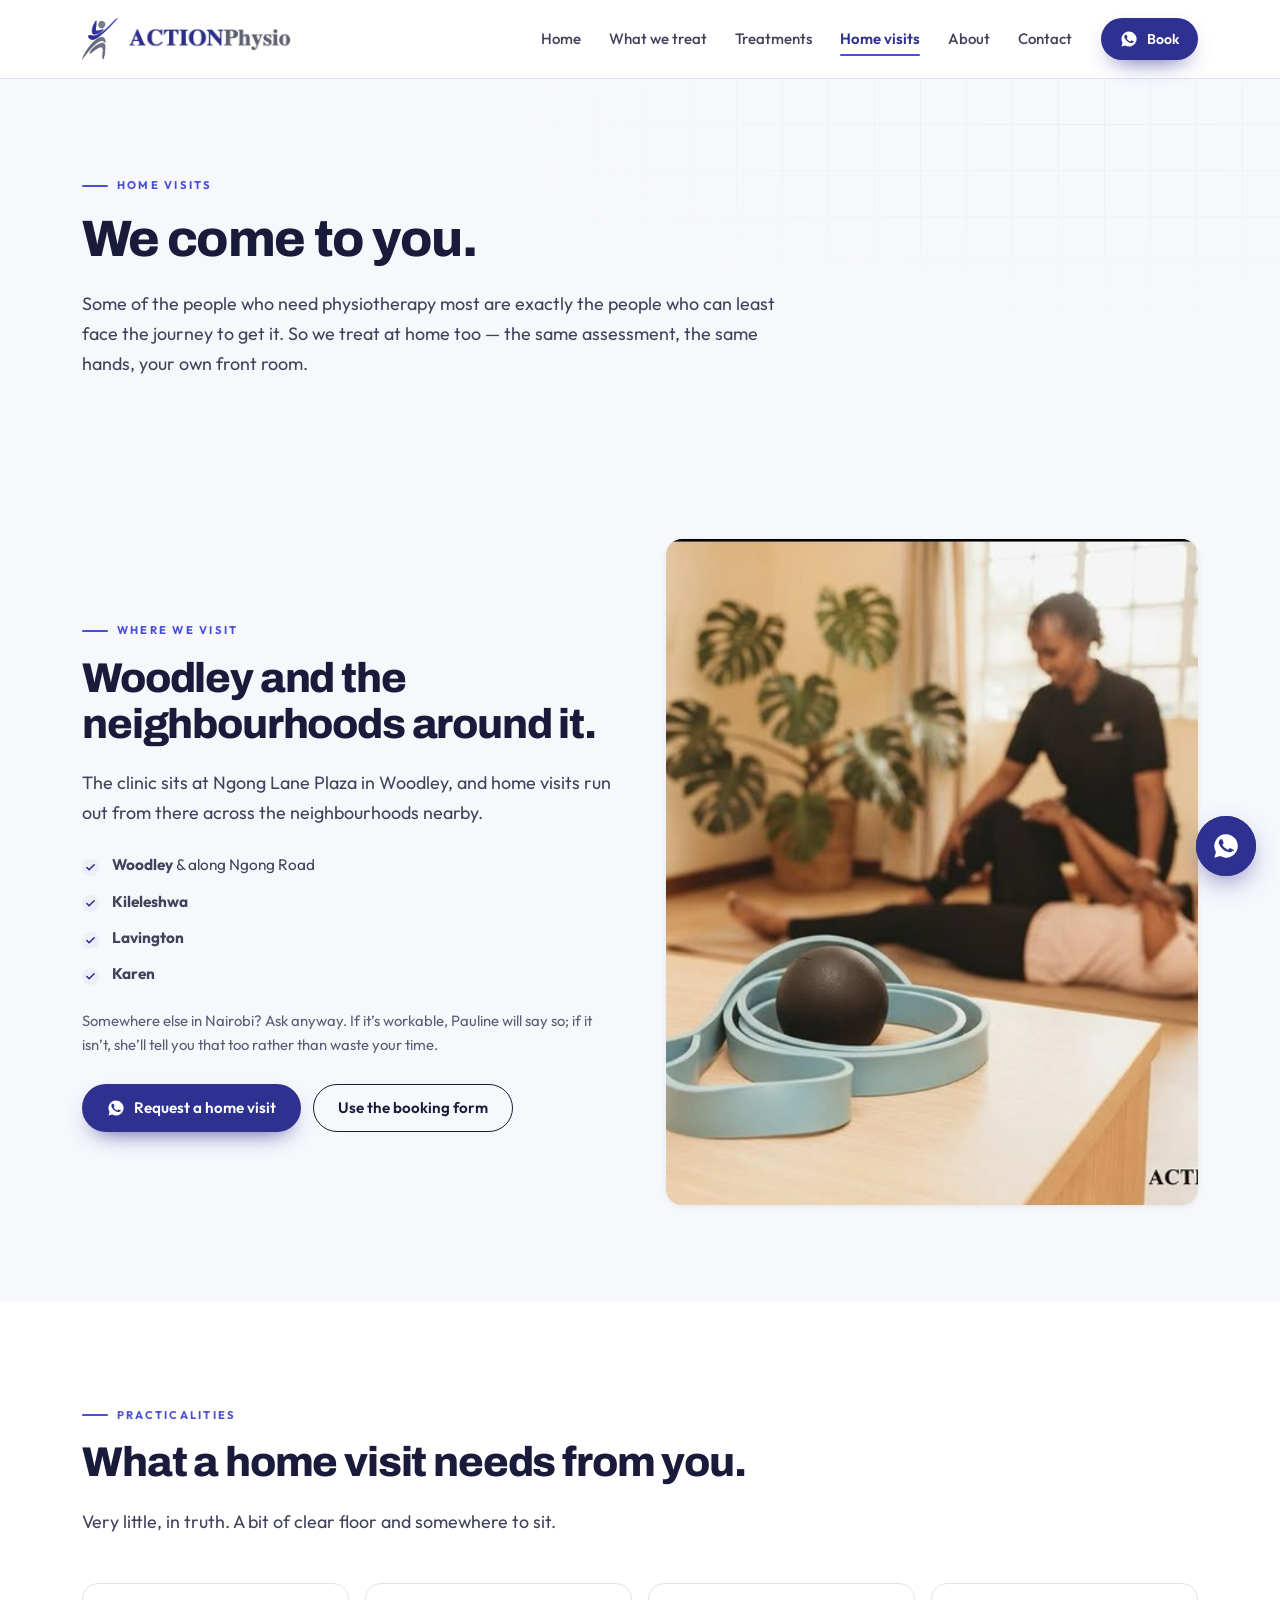
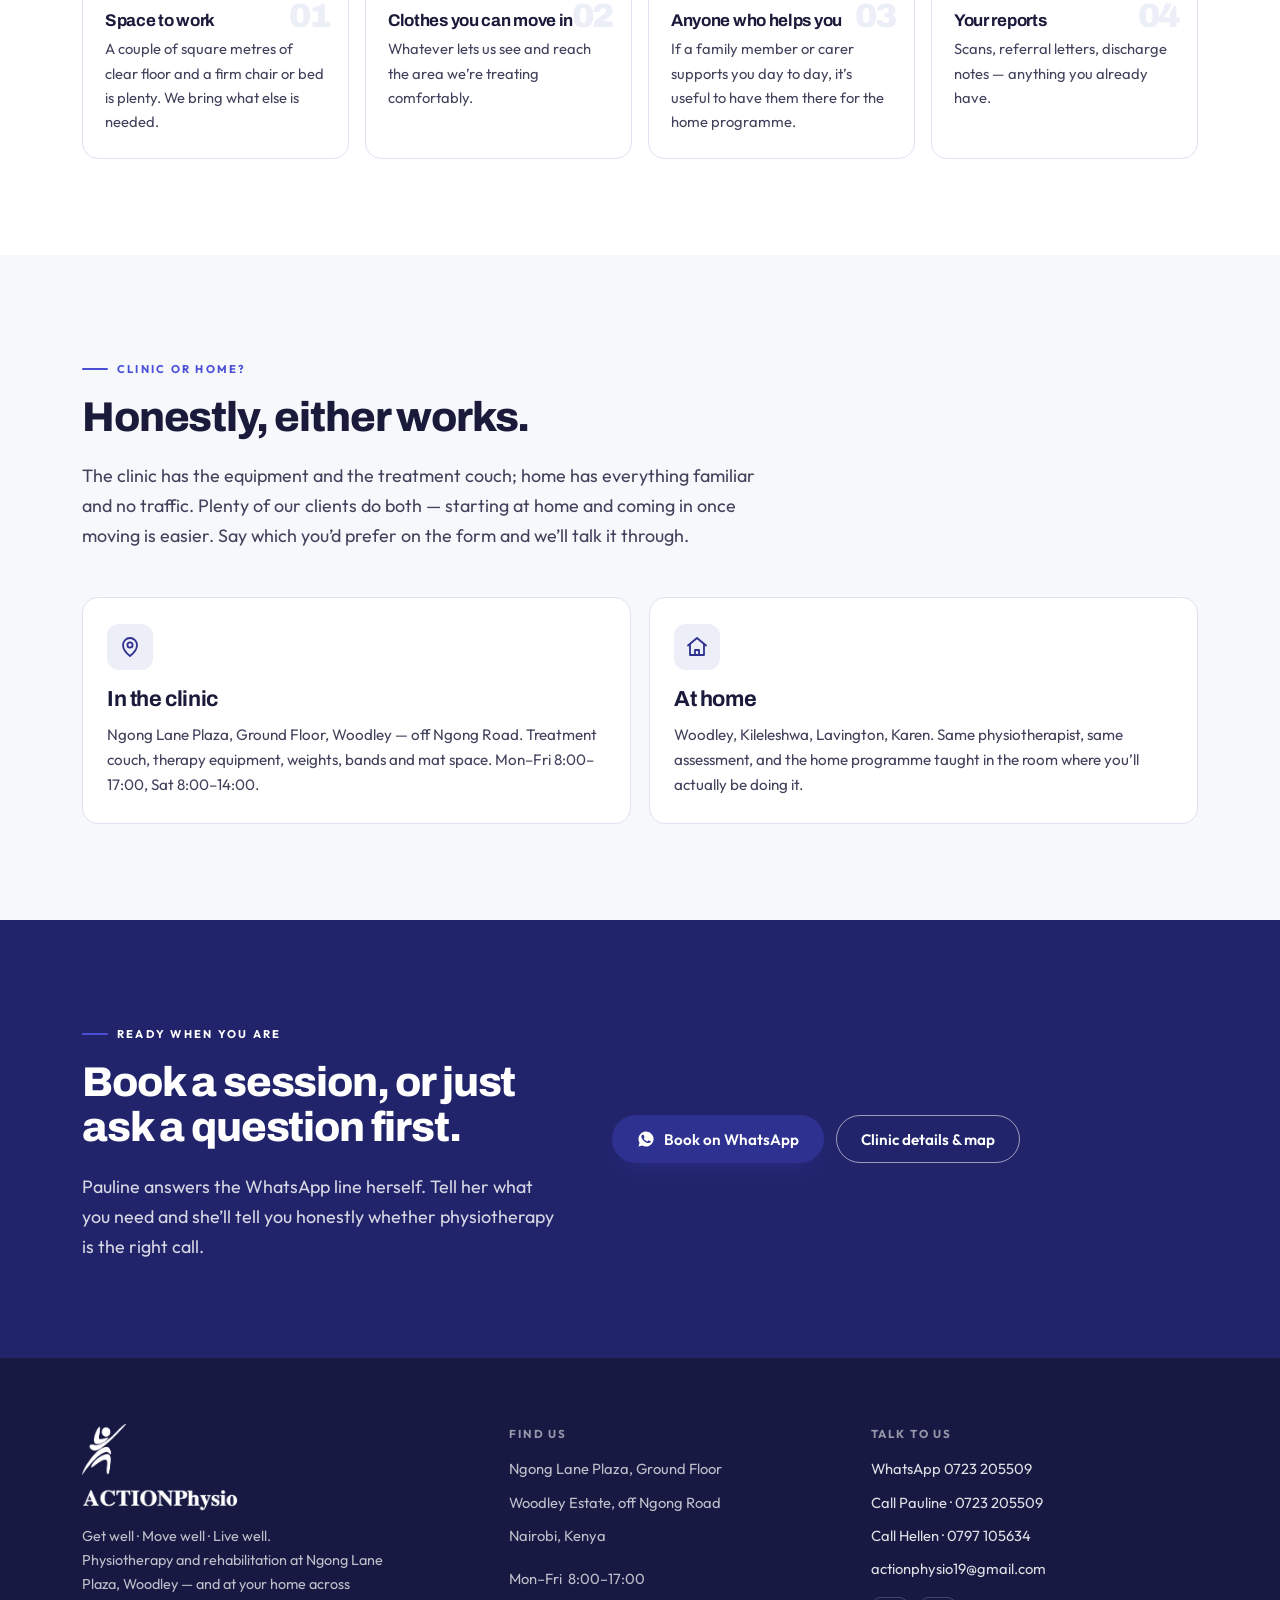
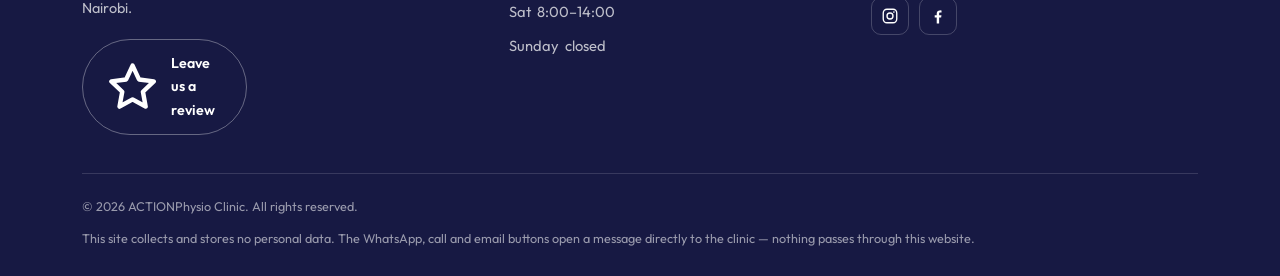
<file: home-visits.html>
<!DOCTYPE html>
<html lang="en">
<head>
<meta charset="utf-8">
<meta name="viewport" content="width=device-width, initial-scale=1">
<title>Home visits | ACTIONPhysio Clinic, Nairobi</title>
<meta name="description" content="Physiotherapy at home across Woodley, Kileleshwa, Lavington and Karen, Nairobi. Same assessment and treatment as the clinic, in your own front room.">
<link rel="canonical" href="https://ignatius-kimeu.github.io/storyfront-actionphysio-clinic/home-visits.html">
<meta property="og:type" content="website">
<meta property="og:site_name" content="ACTIONPhysio Clinic">
<meta property="og:title" content="Home visits | ACTIONPhysio Clinic, Nairobi">
<meta property="og:description" content="Physiotherapy at home across Woodley, Kileleshwa, Lavington and Karen, Nairobi. Same assessment and treatment as the clinic, in your own front room.">
<meta property="og:url" content="https://ignatius-kimeu.github.io/storyfront-actionphysio-clinic/home-visits.html">
<meta property="og:image" content="https://ignatius-kimeu.github.io/storyfront-actionphysio-clinic/og-image.jpg">
<meta property="og:image:width" content="1200">
<meta property="og:image:height" content="630">
<meta name="twitter:card" content="summary_large_image">
<meta name="twitter:title" content="Home visits | ACTIONPhysio Clinic, Nairobi">
<meta name="twitter:description" content="Physiotherapy at home across Woodley, Kileleshwa, Lavington and Karen, Nairobi. Same assessment and treatment as the clinic, in your own front room.">
<meta name="twitter:image" content="https://ignatius-kimeu.github.io/storyfront-actionphysio-clinic/og-image.jpg">
<meta name="theme-color" content="#2E3190">
<link rel="icon" type="image/png" sizes="32x32" href="favicon-32.png">
<link rel="apple-touch-icon" href="apple-touch-icon.png">
<link rel="preconnect" href="https://fonts.googleapis.com">
<link rel="preconnect" href="https://fonts.gstatic.com" crossorigin>
<link href="https://fonts.googleapis.com/css2?family=Archivo:wght@600;700;800;900&family=Outfit:wght@300;400;500;600;700&display=swap" rel="stylesheet">
<link rel="stylesheet" href="styles.css">
</head>
<body>
<script>document.body.classList.add('js');</script>
<a class="skip" href="#main">Skip to content</a>

<header class="site-head">
  <div class="wrap head-in">
    <a class="brand" href="index.html" aria-label="ACTIONPhysio Clinic — home">
      <img class="bm" src="images/mark.png" alt="" width="36" height="42">
      <img class="bw" src="images/wordmark.png" alt="ACTIONPhysio" width="160" height="23">
    </a>
    <nav class="nav" aria-label="Main">
        <a href="index.html">Home</a>
        <a href="conditions.html">What we treat</a>
        <a href="treatments.html">Treatments</a>
        <a href="home-visits.html" aria-current="page">Home visits</a>
        <a href="about.html">About</a>
        <a href="contact.html">Contact</a>
    </nav>
    <a class="btn btn-wa btn-sm head-cta" href="https://wa.me/254723205509?text=Hello%20ACTIONPhysio%20Clinic%20%F0%9F%91%8B%20I%27d%20like%20to%20ask%20about%20an%20appointment." target="_blank" rel="noopener"><svg viewBox="0 0 24 24" fill="currentColor" aria-hidden="true"><path d="M12 2a10 10 0 0 0-8.6 15.1L2 22l5-1.4A10 10 0 1 0 12 2Zm5.6 14.1c-.2.7-1.3 1.3-1.9 1.3-.5 0-1.1.2-3.6-.8-3-1.3-4.9-4.4-5.1-4.6-.1-.2-1.2-1.6-1.2-3s.8-2.1 1-2.4c.3-.3.6-.4.8-.4h.6c.2 0 .4 0 .7.5l1 2.3c.1.2.1.4 0 .6l-.4.6-.4.4c-.1.2-.3.3-.1.6.2.4.9 1.5 1.9 2.4 1.3 1.1 2.3 1.5 2.6 1.6.3.2.5.1.7-.1l.9-1.1c.2-.3.4-.2.7-.1l2.2 1c.3.2.5.3.6.4.1.2.1.8-.1 1.5Z"/></svg>Book</a>
    <button class="burger" type="button" aria-expanded="false" aria-controls="drawer" aria-label="Menu"><span></span></button>
  </div>
</header>
<div class="drawer" id="drawer">
  <nav aria-label="Mobile">
        <a href="index.html">Home</a>
        <a href="conditions.html">What we treat</a>
        <a href="treatments.html">Treatments</a>
        <a href="home-visits.html" aria-current="page">Home visits</a>
        <a href="about.html">About</a>
        <a href="contact.html">Contact</a>
  </nav>
  <div class="dcta">
    <a class="btn btn-wa" href="https://wa.me/254723205509?text=Hello%20ACTIONPhysio%20Clinic%20%F0%9F%91%8B%20I%27d%20like%20to%20ask%20about%20an%20appointment." target="_blank" rel="noopener"><svg viewBox="0 0 24 24" fill="currentColor" aria-hidden="true"><path d="M12 2a10 10 0 0 0-8.6 15.1L2 22l5-1.4A10 10 0 1 0 12 2Zm5.6 14.1c-.2.7-1.3 1.3-1.9 1.3-.5 0-1.1.2-3.6-.8-3-1.3-4.9-4.4-5.1-4.6-.1-.2-1.2-1.6-1.2-3s.8-2.1 1-2.4c.3-.3.6-.4.8-.4h.6c.2 0 .4 0 .7.5l1 2.3c.1.2.1.4 0 .6l-.4.6-.4.4c-.1.2-.3.3-.1.6.2.4.9 1.5 1.9 2.4 1.3 1.1 2.3 1.5 2.6 1.6.3.2.5.1.7-.1l.9-1.1c.2-.3.4-.2.7-.1l2.2 1c.3.2.5.3.6.4.1.2.1.8-.1 1.5Z"/></svg>Book on WhatsApp</a>
    <a class="btn btn-ghost" href="tel:+254723205509">Call 0723 205509</a>
  </div>
</div>

<main id="main">

<section class="hero" style="padding-bottom:clamp(36px,5vw,64px)">
  <div class="hero-grid-bg" aria-hidden="true"></div>
  <div class="wrap">
    <p class="kicker rv">Home visits</p>
    <h1 class="rv" style="font-size:clamp(1.9rem,5.2vw,3.2rem)">We come to you.</h1>
    <p class="lede rv">Some of the people who need physiotherapy most are exactly the people who can least face the journey to get it. So we treat at home too &mdash; the same assessment, the same hands, your own front room.</p>
  </div>
</section>

<section>
  <div class="wrap">
    <div class="split">
      <div>
        <p class="kicker rv">Where we visit</p>
        <h2 class="rv">Woodley and the neighbourhoods around it.</h2>
        <!-- Areas taken from the clinic's own Facebook "Details" panel, which lists
             Kileleshwa, Lavington and Karen alongside the Ngong Lane Plaza address. -->
        <p class="lede rv">The clinic sits at Ngong Lane Plaza in Woodley, and home visits run out
          from there across the neighbourhoods nearby.</p>
        <ul class="ticks rv" style="margin-top:24px">
          <li><strong>Woodley</strong> &amp; along Ngong Road</li>
          <li><strong>Kileleshwa</strong></li>
          <li><strong>Lavington</strong></li>
          <li><strong>Karen</strong></li>
        </ul>
        <p class="rv" style="margin-top:22px;font-size:.93rem;color:var(--muted)">
          Somewhere else in Nairobi? Ask anyway. If it&rsquo;s workable, Pauline will say so;
          if it isn&rsquo;t, she&rsquo;ll tell you that too rather than waste your time.</p>
        <p class="rv" style="margin-top:26px;display:flex;gap:12px;flex-wrap:wrap">
          <a class="btn btn-wa" href="https://wa.me/254723205509?text=Hello%20ACTIONPhysio%20Clinic%20%F0%9F%91%8B%20I%27d%20like%20to%20ask%20about%20an%20appointment." target="_blank" rel="noopener"><svg viewBox="0 0 24 24" fill="currentColor" aria-hidden="true"><path d="M12 2a10 10 0 0 0-8.6 15.1L2 22l5-1.4A10 10 0 1 0 12 2Zm5.6 14.1c-.2.7-1.3 1.3-1.9 1.3-.5 0-1.1.2-3.6-.8-3-1.3-4.9-4.4-5.1-4.6-.1-.2-1.2-1.6-1.2-3s.8-2.1 1-2.4c.3-.3.6-.4.8-.4h.6c.2 0 .4 0 .7.5l1 2.3c.1.2.1.4 0 .6l-.4.6-.4.4c-.1.2-.3.3-.1.6.2.4.9 1.5 1.9 2.4 1.3 1.1 2.3 1.5 2.6 1.6.3.2.5.1.7-.1l.9-1.1c.2-.3.4-.2.7-.1l2.2 1c.3.2.5.3.6.4.1.2.1.8-.1 1.5Z"/></svg>Request a home visit</a>
          <a class="btn btn-line" href="contact.html#book">Use the booking form</a></p>
      </div>
      <div class="media rv" style="aspect-ratio:4/5">
        <img src="images/treatment-room.jpg" width="889" height="792" loading="lazy"
             alt="An ACTIONPhysio physiotherapist stretching a patient&rsquo;s leg on a mat, with resistance bands and a massage ball in the foreground">
      </div>
    </div>
  </div>
</section>

<section class="sec-alt">
  <div class="wrap">
    <div class="sec-head rv">
      <p class="kicker">Practicalities</p>
      <h2>What a home visit needs from you.</h2>
      <p class="lede">Very little, in truth. A bit of clear floor and somewhere to sit.</p>
    </div>
    <div class="steps">
      <div class="step rv"><h3>Space to work</h3>
        <p>A couple of square metres of clear floor and a firm chair or bed is plenty. We bring what
          else is needed.</p></div>
      <div class="step rv"><h3>Clothes you can move in</h3>
        <p>Whatever lets us see and reach the area we&rsquo;re treating comfortably.</p></div>
      <div class="step rv"><h3>Anyone who helps you</h3>
        <p>If a family member or carer supports you day to day, it&rsquo;s useful to have them there
          for the home programme.</p></div>
      <div class="step rv"><h3>Your reports</h3>
        <p>Scans, referral letters, discharge notes &mdash; anything you already have.</p></div>
    </div>
  </div>
</section>

<section>
  <div class="wrap">
    <div class="sec-head rv">
      <p class="kicker">Clinic or home?</p>
      <h2>Honestly, either works.</h2>
      <p class="lede">The clinic has the equipment and the treatment couch; home has everything
        familiar and no traffic. Plenty of our clients do both &mdash; starting at home and coming in
        once moving is easier. Say which you&rsquo;d prefer on the form and we&rsquo;ll talk it through.</p>
    </div>
    <div class="grid g2">
      <div class="card rv"><div class="ico"><svg viewBox="0 0 24 24" fill="none" stroke="currentColor" stroke-width="1.8" stroke-linecap="round" stroke-linejoin="round" aria-hidden="true"><path d="M12 21s7-5.4 7-11a7 7 0 1 0-14 0c0 5.6 7 11 7 11Z"/><circle cx="12" cy="10" r="2.6"/></svg></div><h3>In the clinic</h3>
        <p>Ngong Lane Plaza, Ground Floor, Woodley &mdash; off Ngong Road. Treatment couch, therapy
          equipment, weights, bands and mat space. Mon&ndash;Fri 8:00&ndash;17:00, Sat 8:00&ndash;14:00.</p></div>
      <div class="card rv"><div class="ico"><svg viewBox="0 0 24 24" fill="none" stroke="currentColor" stroke-width="1.8" stroke-linecap="round" stroke-linejoin="round" aria-hidden="true"><path d="M3 10.5 12 3l9 7.5"/><path d="M5 9.5V20h14V9.5"/><path d="M10 20v-5h4v5"/></svg></div><h3>At home</h3>
        <p>Woodley, Kileleshwa, Lavington, Karen. Same physiotherapist, same assessment, and the home
          programme taught in the room where you&rsquo;ll actually be doing it.</p></div>
    </div>
  </div>
</section>

<section class="panel">
  <div class="wrap" style="position:relative">
    <div class="split narrow" style="align-items:center">
      <div>
        <p class="kicker rv">Ready when you are</p>
        <h2 class="rv">Book a session, or just ask a question first.</h2>
        <p class="lede rv">Pauline answers the WhatsApp line herself. Tell her what you need and
          she&rsquo;ll tell you honestly whether physiotherapy is the right call.</p>
      </div>
      <div class="rv" style="display:flex;flex-wrap:wrap;gap:12px" class="on-dark">
        <div class="on-dark" style="display:flex;flex-wrap:wrap;gap:12px">
          <a class="btn btn-wa" href="https://wa.me/254723205509?text=Hello%20ACTIONPhysio%20Clinic%20%F0%9F%91%8B%20I%27d%20like%20to%20ask%20about%20an%20appointment." target="_blank" rel="noopener"><svg viewBox="0 0 24 24" fill="currentColor" aria-hidden="true"><path d="M12 2a10 10 0 0 0-8.6 15.1L2 22l5-1.4A10 10 0 1 0 12 2Zm5.6 14.1c-.2.7-1.3 1.3-1.9 1.3-.5 0-1.1.2-3.6-.8-3-1.3-4.9-4.4-5.1-4.6-.1-.2-1.2-1.6-1.2-3s.8-2.1 1-2.4c.3-.3.6-.4.8-.4h.6c.2 0 .4 0 .7.5l1 2.3c.1.2.1.4 0 .6l-.4.6-.4.4c-.1.2-.3.3-.1.6.2.4.9 1.5 1.9 2.4 1.3 1.1 2.3 1.5 2.6 1.6.3.2.5.1.7-.1l.9-1.1c.2-.3.4-.2.7-.1l2.2 1c.3.2.5.3.6.4.1.2.1.8-.1 1.5Z"/></svg>Book on WhatsApp</a>
          <a class="btn btn-line" href="contact.html">Clinic details &amp; map</a>
        </div>
      </div>
    </div>
  </div>
</section>
</main>

<a class="float-wa" href="https://wa.me/254723205509?text=Hello%20ACTIONPhysio%20Clinic%20%F0%9F%91%8B%20I%27d%20like%20to%20ask%20about%20an%20appointment." target="_blank" rel="noopener" aria-label="Chat with ACTIONPhysio on WhatsApp"><svg viewBox="0 0 24 24" fill="currentColor" aria-hidden="true"><path d="M12 2a10 10 0 0 0-8.6 15.1L2 22l5-1.4A10 10 0 1 0 12 2Zm5.6 14.1c-.2.7-1.3 1.3-1.9 1.3-.5 0-1.1.2-3.6-.8-3-1.3-4.9-4.4-5.1-4.6-.1-.2-1.2-1.6-1.2-3s.8-2.1 1-2.4c.3-.3.6-.4.8-.4h.6c.2 0 .4 0 .7.5l1 2.3c.1.2.1.4 0 .6l-.4.6-.4.4c-.1.2-.3.3-.1.6.2.4.9 1.5 1.9 2.4 1.3 1.1 2.3 1.5 2.6 1.6.3.2.5.1.7-.1l.9-1.1c.2-.3.4-.2.7-.1l2.2 1c.3.2.5.3.6.4.1.2.1.8-.1 1.5Z"/></svg></a>

<footer class="site-foot">
  <div class="wrap">
    <div class="foot-top">
      <div class="foot-brand">
        <img class="fm" src="images/mark-white.png" alt="" width="44" height="51">
        <img class="fw" src="images/wordmark-white.png" alt="ACTIONPhysio" width="155" height="22">
        <p>Get well &middot; Move well &middot; Live well.<br>Physiotherapy and rehabilitation at Ngong Lane Plaza, Woodley &mdash; and at your home across Nairobi.</p>
        <a class="review-btn" href="https://www.google.com/maps/search/?api=1&query=ACTIONPhysio%20Clinic%20Ngong%20Lane%20Plaza%20Nairobi" target="_blank" rel="noopener"><svg viewBox="0 0 24 24" fill="none" stroke="currentColor" stroke-width="1.8" stroke-linecap="round" stroke-linejoin="round" aria-hidden="true"><path d="M12 3.5l2.6 5.6 6 .8-4.4 4.2 1.1 6-5.3-2.9-5.3 2.9 1.1-6L3.4 9.9l6-.8Z"/></svg>Leave us a review</a>
      </div>
      <div>
        <p class="foot-h">Find us</p>
        <ul class="foot-list">
          <li>Ngong Lane Plaza, Ground Floor</li>
          <li>Woodley Estate, off Ngong Road</li>
          <li>Nairobi, Kenya</li>
          <li style="margin-top:10px">Mon&ndash;Fri&nbsp; 8:00&ndash;17:00</li>
          <li>Sat&nbsp; 8:00&ndash;14:00</li>
          <li>Sunday&nbsp; closed</li>
        </ul>
      </div>
      <div>
        <p class="foot-h">Talk to us</p>
        <ul class="foot-list">
          <li><a href="https://wa.me/254723205509?text=Hello%20ACTIONPhysio%20Clinic%20%F0%9F%91%8B%20I%27d%20like%20to%20ask%20about%20an%20appointment." target="_blank" rel="noopener">WhatsApp 0723 205509</a></li>
          <li><a href="tel:+254723205509">Call Pauline &middot; 0723 205509</a></li>
          <li><a href="tel:+254797105634">Call Hellen &middot; 0797 105634</a></li>
          <li><a href="mailto:actionphysio19@gmail.com">actionphysio19@gmail.com</a></li>
        </ul>
        <div class="socials">
          <a href="https://www.instagram.com/actionphysio.ke/" target="_blank" rel="noopener" aria-label="ACTIONPhysio on Instagram"><svg viewBox="0 0 24 24" fill="none" stroke="currentColor" stroke-width="1.8"><rect x="3" y="3" width="18" height="18" rx="5"/><circle cx="12" cy="12" r="4"/><circle cx="17.2" cy="6.8" r="1.1" fill="currentColor" stroke="none"/></svg></a>
          <a href="https://www.facebook.com/ActionPhysioNgongRoad/" target="_blank" rel="noopener" aria-label="ACTIONPhysio on Facebook"><svg viewBox="0 0 24 24" fill="currentColor"><path d="M13.5 22v-8h2.7l.4-3.1h-3.1V8.9c0-.9.25-1.5 1.55-1.5h1.65V4.6A22 22 0 0 0 14.3 4.5c-2.4 0-4 1.45-4 4.1v2.3H7.6V14h2.7v8Z"/></svg></a>
        </div>
      </div>
    </div>
    <div class="foot-bot">
      <p>&copy; 2026 ACTIONPhysio Clinic. All rights reserved.</p>
      <p>This site collects and stores no personal data. The WhatsApp, call and email buttons open a message directly to the clinic &mdash; nothing passes through this website.</p>
    </div>
  </div>
</footer>
<script src="app.js" defer></script>
</body>
</html>
</file>
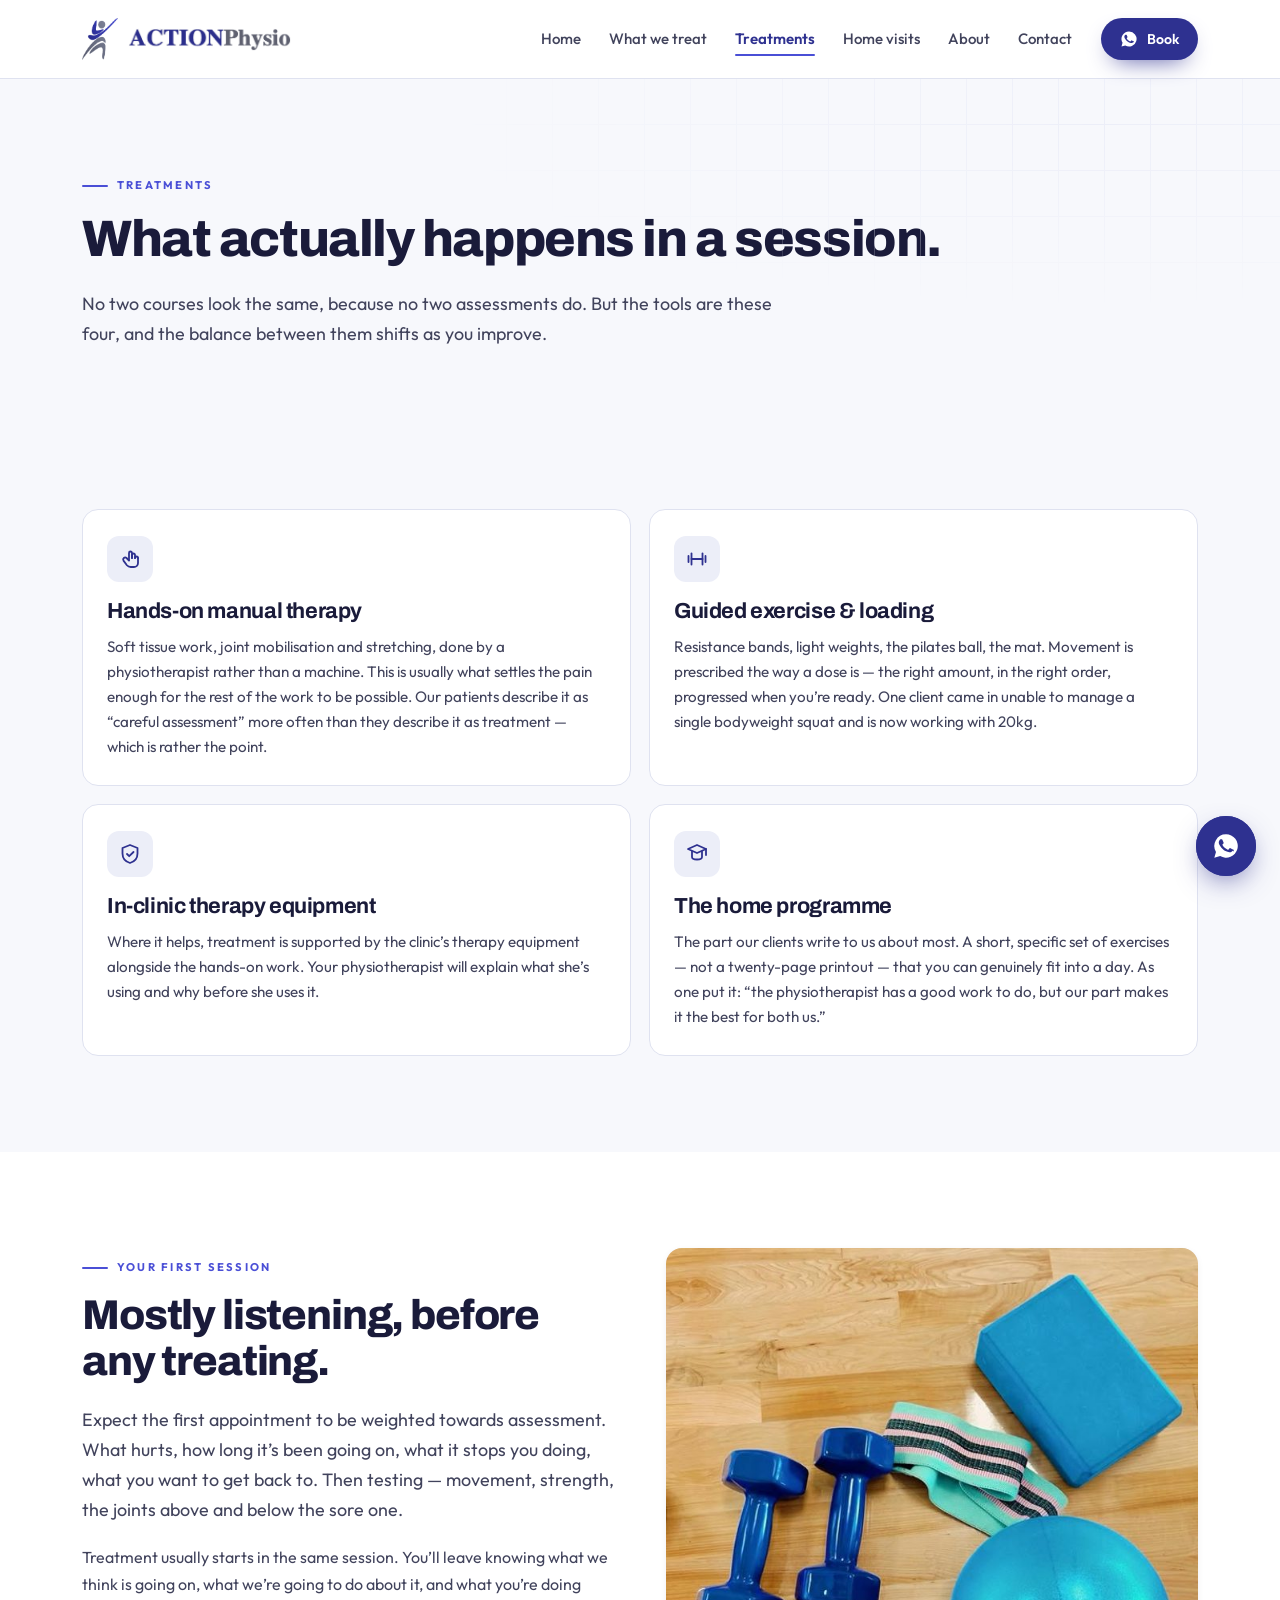
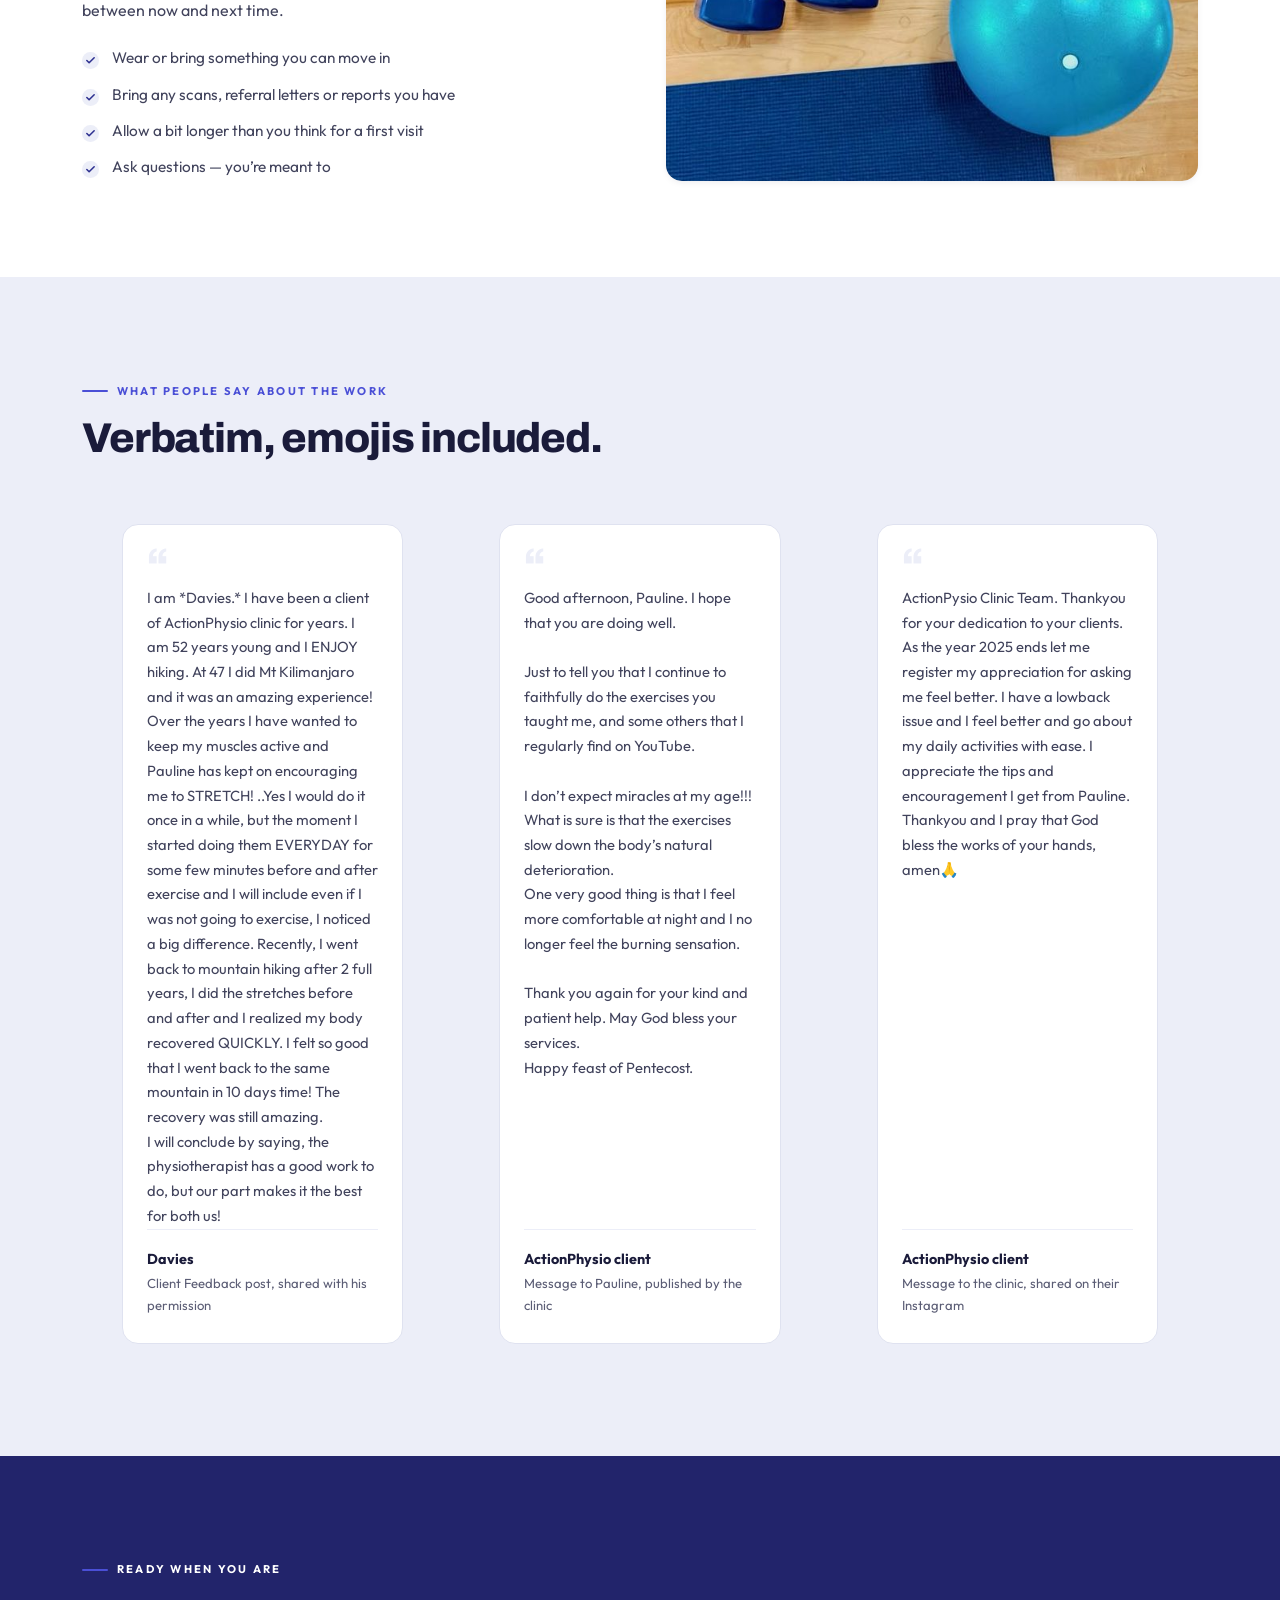
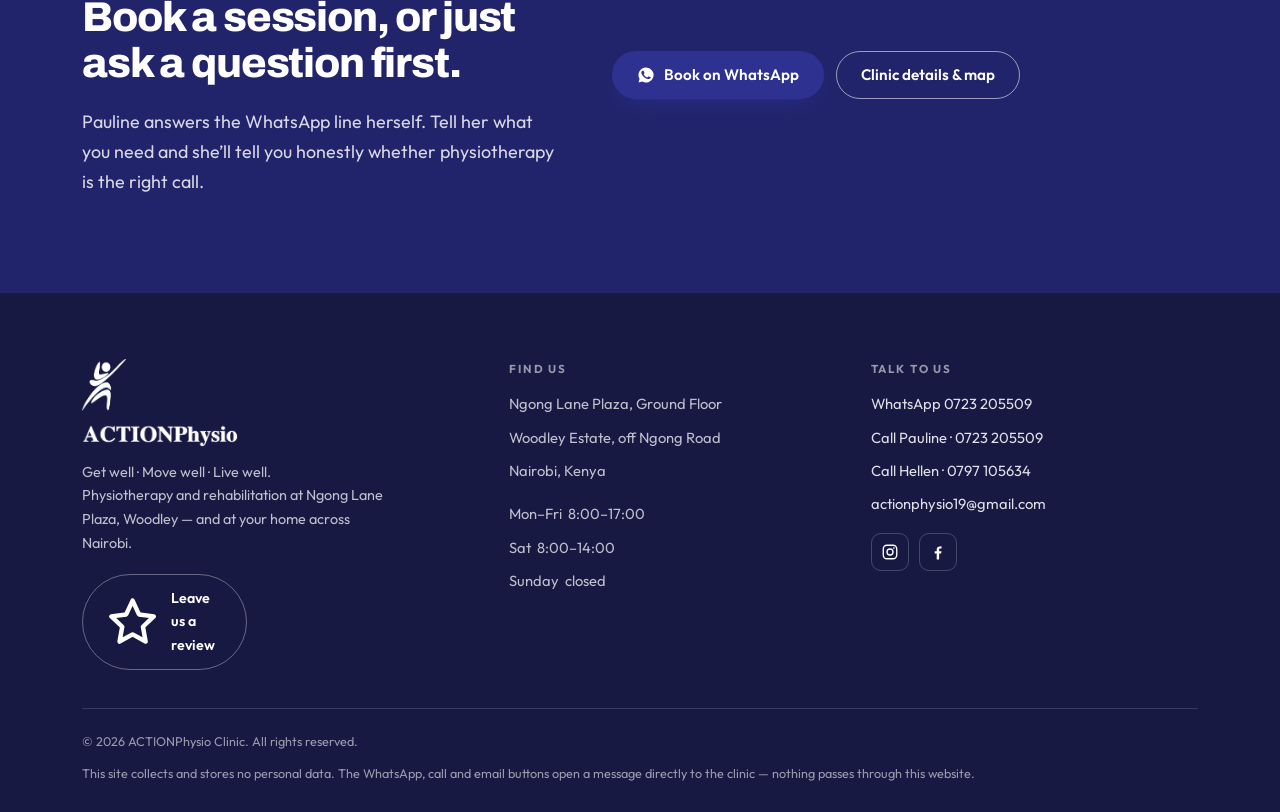
<file: treatments.html>
<!DOCTYPE html>
<html lang="en">
<head>
<meta charset="utf-8">
<meta name="viewport" content="width=device-width, initial-scale=1">
<title>Treatments | ACTIONPhysio Clinic, Nairobi</title>
<meta name="description" content="Manual therapy, guided exercise, clinic equipment and home exercise programmes at ACTIONPhysio Clinic, Ngong Lane Plaza, Woodley, Nairobi.">
<link rel="canonical" href="https://ignatius-kimeu.github.io/storyfront-actionphysio-clinic/treatments.html">
<meta property="og:type" content="website">
<meta property="og:site_name" content="ACTIONPhysio Clinic">
<meta property="og:title" content="Treatments | ACTIONPhysio Clinic, Nairobi">
<meta property="og:description" content="Manual therapy, guided exercise, clinic equipment and home exercise programmes at ACTIONPhysio Clinic, Ngong Lane Plaza, Woodley, Nairobi.">
<meta property="og:url" content="https://ignatius-kimeu.github.io/storyfront-actionphysio-clinic/treatments.html">
<meta property="og:image" content="https://ignatius-kimeu.github.io/storyfront-actionphysio-clinic/og-image.jpg">
<meta property="og:image:width" content="1200">
<meta property="og:image:height" content="630">
<meta name="twitter:card" content="summary_large_image">
<meta name="twitter:title" content="Treatments | ACTIONPhysio Clinic, Nairobi">
<meta name="twitter:description" content="Manual therapy, guided exercise, clinic equipment and home exercise programmes at ACTIONPhysio Clinic, Ngong Lane Plaza, Woodley, Nairobi.">
<meta name="twitter:image" content="https://ignatius-kimeu.github.io/storyfront-actionphysio-clinic/og-image.jpg">
<meta name="theme-color" content="#2E3190">
<link rel="icon" type="image/png" sizes="32x32" href="favicon-32.png">
<link rel="apple-touch-icon" href="apple-touch-icon.png">
<link rel="preconnect" href="https://fonts.googleapis.com">
<link rel="preconnect" href="https://fonts.gstatic.com" crossorigin>
<link href="https://fonts.googleapis.com/css2?family=Archivo:wght@600;700;800;900&family=Outfit:wght@300;400;500;600;700&display=swap" rel="stylesheet">
<link rel="stylesheet" href="styles.css">
</head>
<body>
<script>document.body.classList.add('js');</script>
<a class="skip" href="#main">Skip to content</a>

<header class="site-head">
  <div class="wrap head-in">
    <a class="brand" href="index.html" aria-label="ACTIONPhysio Clinic — home">
      <img class="bm" src="images/mark.png" alt="" width="36" height="42">
      <img class="bw" src="images/wordmark.png" alt="ACTIONPhysio" width="160" height="23">
    </a>
    <nav class="nav" aria-label="Main">
        <a href="index.html">Home</a>
        <a href="conditions.html">What we treat</a>
        <a href="treatments.html" aria-current="page">Treatments</a>
        <a href="home-visits.html">Home visits</a>
        <a href="about.html">About</a>
        <a href="contact.html">Contact</a>
    </nav>
    <a class="btn btn-wa btn-sm head-cta" href="https://wa.me/254723205509?text=Hello%20ACTIONPhysio%20Clinic%20%F0%9F%91%8B%20I%27d%20like%20to%20ask%20about%20an%20appointment." target="_blank" rel="noopener"><svg viewBox="0 0 24 24" fill="currentColor" aria-hidden="true"><path d="M12 2a10 10 0 0 0-8.6 15.1L2 22l5-1.4A10 10 0 1 0 12 2Zm5.6 14.1c-.2.7-1.3 1.3-1.9 1.3-.5 0-1.1.2-3.6-.8-3-1.3-4.9-4.4-5.1-4.6-.1-.2-1.2-1.6-1.2-3s.8-2.1 1-2.4c.3-.3.6-.4.8-.4h.6c.2 0 .4 0 .7.5l1 2.3c.1.2.1.4 0 .6l-.4.6-.4.4c-.1.2-.3.3-.1.6.2.4.9 1.5 1.9 2.4 1.3 1.1 2.3 1.5 2.6 1.6.3.2.5.1.7-.1l.9-1.1c.2-.3.4-.2.7-.1l2.2 1c.3.2.5.3.6.4.1.2.1.8-.1 1.5Z"/></svg>Book</a>
    <button class="burger" type="button" aria-expanded="false" aria-controls="drawer" aria-label="Menu"><span></span></button>
  </div>
</header>
<div class="drawer" id="drawer">
  <nav aria-label="Mobile">
        <a href="index.html">Home</a>
        <a href="conditions.html">What we treat</a>
        <a href="treatments.html" aria-current="page">Treatments</a>
        <a href="home-visits.html">Home visits</a>
        <a href="about.html">About</a>
        <a href="contact.html">Contact</a>
  </nav>
  <div class="dcta">
    <a class="btn btn-wa" href="https://wa.me/254723205509?text=Hello%20ACTIONPhysio%20Clinic%20%F0%9F%91%8B%20I%27d%20like%20to%20ask%20about%20an%20appointment." target="_blank" rel="noopener"><svg viewBox="0 0 24 24" fill="currentColor" aria-hidden="true"><path d="M12 2a10 10 0 0 0-8.6 15.1L2 22l5-1.4A10 10 0 1 0 12 2Zm5.6 14.1c-.2.7-1.3 1.3-1.9 1.3-.5 0-1.1.2-3.6-.8-3-1.3-4.9-4.4-5.1-4.6-.1-.2-1.2-1.6-1.2-3s.8-2.1 1-2.4c.3-.3.6-.4.8-.4h.6c.2 0 .4 0 .7.5l1 2.3c.1.2.1.4 0 .6l-.4.6-.4.4c-.1.2-.3.3-.1.6.2.4.9 1.5 1.9 2.4 1.3 1.1 2.3 1.5 2.6 1.6.3.2.5.1.7-.1l.9-1.1c.2-.3.4-.2.7-.1l2.2 1c.3.2.5.3.6.4.1.2.1.8-.1 1.5Z"/></svg>Book on WhatsApp</a>
    <a class="btn btn-ghost" href="tel:+254723205509">Call 0723 205509</a>
  </div>
</div>

<main id="main">

<section class="hero" style="padding-bottom:clamp(36px,5vw,64px)">
  <div class="hero-grid-bg" aria-hidden="true"></div>
  <div class="wrap">
    <p class="kicker rv">Treatments</p>
    <h1 class="rv" style="font-size:clamp(1.9rem,5.2vw,3.2rem)">What actually happens in a session.</h1>
    <p class="lede rv">No two courses look the same, because no two assessments do. But the tools are these four, and the balance between them shifts as you improve.</p>
  </div>
</section>

<section>
  <div class="wrap">
    <div class="grid g2">
      <article class="card rv"><div class="ico"><svg viewBox="0 0 24 24" fill="none" stroke="currentColor" stroke-width="1.8" stroke-linecap="round" stroke-linejoin="round" aria-hidden="true"><path d="M11 13.5 8.5 11a2 2 0 0 0-3 2.6l3.4 4.6A5 5 0 0 0 13 20h3a4 4 0 0 0 4-4v-5"/><path d="M20 11a1.5 1.5 0 0 0-3 0"/><path d="M17 11V8a1.5 1.5 0 0 0-3 0v3"/><path d="M14 11V6a1.5 1.5 0 0 0-3 0v7"/></svg></div>
        <h3>Hands-on manual therapy</h3>
        <p>Soft tissue work, joint mobilisation and stretching, done by a physiotherapist rather than
          a machine. This is usually what settles the pain enough for the rest of the work to be
          possible. Our patients describe it as &ldquo;careful assessment&rdquo; more often than they
          describe it as treatment &mdash; which is rather the point.</p></article>
      <article class="card rv"><div class="ico"><svg viewBox="0 0 24 24" fill="none" stroke="currentColor" stroke-width="1.8" stroke-linecap="round" stroke-linejoin="round" aria-hidden="true"><path d="M6.5 6.5v11"/><path d="M17.5 6.5v11"/><path d="M3.5 9v6"/><path d="M20.5 9v6"/><path d="M6.5 12h11"/></svg></div>
        <h3>Guided exercise &amp; loading</h3>
        <p>Resistance bands, light weights, the pilates ball, the mat. Movement is prescribed the way
          a dose is &mdash; the right amount, in the right order, progressed when you&rsquo;re ready.
          One client came in unable to manage a single bodyweight squat and is now working with 20kg.</p></article>
      <article class="card rv"><div class="ico"><svg viewBox="0 0 24 24" fill="none" stroke="currentColor" stroke-width="1.8" stroke-linecap="round" stroke-linejoin="round" aria-hidden="true"><path d="M12 3l7.5 3v5.5c0 4.6-3.1 8.2-7.5 9.5-4.4-1.3-7.5-4.9-7.5-9.5V6Z"/><path d="m9 12 2.2 2.2L15.5 10"/></svg></div>
        <h3>In-clinic therapy equipment</h3>
        <!-- FLAG: they clearly use a therapy unit (visible in their own photos) but
             we're not naming the modality — ultrasound / shortwave / TENS all look
             similar in a photo. Ask Pauline what it is and name it properly. -->
        <p>Where it helps, treatment is supported by the clinic&rsquo;s therapy equipment alongside
          the hands-on work. Your physiotherapist will explain what she&rsquo;s using and why before
          she uses it.</p></article>
      <article class="card rv"><div class="ico"><svg viewBox="0 0 24 24" fill="none" stroke="currentColor" stroke-width="1.8" stroke-linecap="round" stroke-linejoin="round" aria-hidden="true"><path d="M3 7l9-4 9 4-9 4-9-4Z"/><path d="M7 9.5V15c0 1.4 2.2 2.5 5 2.5s5-1.1 5-2.5V9.5"/><path d="M21 7v6"/></svg></div>
        <h3>The home programme</h3>
        <p>The part our clients write to us about most. A short, specific set of exercises &mdash; not
          a twenty-page printout &mdash; that you can genuinely fit into a day. As one put it:
          &ldquo;the physiotherapist has a good work to do, but our part makes it the best for both us.&rdquo;</p></article>
    </div>
  </div>
</section>

<section class="sec-alt">
  <div class="wrap">
    <div class="split">
      <div>
        <p class="kicker rv">Your first session</p>
        <h2 class="rv">Mostly listening, before any treating.</h2>
        <p class="lede rv">Expect the first appointment to be weighted towards assessment.
          What hurts, how long it&rsquo;s been going on, what it stops you doing, what you want to get
          back to. Then testing &mdash; movement, strength, the joints above and below the sore one.</p>
        <p class="rv">Treatment usually starts in the same session. You&rsquo;ll leave knowing what
          we think is going on, what we&rsquo;re going to do about it, and what you&rsquo;re doing
          between now and next time.</p>
        <ul class="ticks rv" style="margin-top:22px">
          <li>Wear or bring something you can move in</li>
          <li>Bring any scans, referral letters or reports you have</li>
          <li>Allow a bit longer than you think for a first visit</li>
          <li>Ask questions &mdash; you&rsquo;re meant to</li>
        </ul>
      </div>
      <div class="media rv" style="aspect-ratio:1">
        <img src="images/equipment.jpg" width="664" height="895" loading="lazy"
             alt="Dumbbells, a resistance band, a foam block and a pilates ball laid out on the floor beside an exercise mat at ACTIONPhysio Clinic">
      </div>
    </div>
  </div>
</section>

<section class="sec-tint">
  <div class="wrap">
    <div class="sec-head rv">
      <p class="kicker">What people say about the work</p>
      <h2>Verbatim, emojis included.</h2>
    </div>
    <div class="rev-rail"><figure class="rev long rv"><div class="q" aria-hidden="true">&ldquo;</div><blockquote style="margin:0"><p>I am *Davies.* I have been a client of ActionPhysio clinic for years. I am 52 years young and I ENJOY hiking. At 47 I did Mt Kilimanjaro and it was an amazing experience!
Over the years I have wanted to keep my muscles active and Pauline has kept on encouraging me to STRETCH! ..Yes I would do it once in a while, but the moment I started doing them EVERYDAY for some few minutes before and after exercise and I will include even if I was not going to exercise, I noticed a big difference. Recently, I went back to mountain hiking after 2 full years, I did the stretches before and after and I realized my body recovered QUICKLY. I felt so good that I went back to the same mountain in 10 days time! The recovery was still amazing.
I will conclude by saying, the physiotherapist has a good work to do, but our part makes it the best for both us!</p></blockquote><figcaption class="who"><b>Davies</b>Client Feedback post, shared with his permission</figcaption></figure>
<figure class="rev long rv"><div class="q" aria-hidden="true">&ldquo;</div><blockquote style="margin:0"><p>Good afternoon, Pauline. I hope that you are doing well.

Just to tell you that I continue to faithfully do the exercises you taught me, and some others that I regularly find on YouTube.

I don’t expect miracles at my age!!! What is sure is that the exercises slow down the body’s natural deterioration.
One very good thing is that I feel more comfortable at night and I no longer feel the burning sensation.

Thank you again for your kind and patient help. May God bless your services.
Happy feast of Pentecost.</p></blockquote><figcaption class="who"><b>ActionPhysio client</b>Message to Pauline, published by the clinic</figcaption></figure>
<figure class="rev long rv"><div class="q" aria-hidden="true">&ldquo;</div><blockquote style="margin:0"><p>ActionPysio Clinic Team. Thankyou for your  dedication to your clients. As the year 2025 ends let me register my appreciation for asking me feel better. I have a lowback issue and I feel better and go about my daily activities with ease. I appreciate the tips and encouragement I get from Pauline. Thankyou and I pray that God bless the works of your hands, amen🙏</p></blockquote><figcaption class="who"><b>ActionPhysio client</b>Message to the clinic, shared on their Instagram</figcaption></figure></div>
  </div>
</section>

<section class="panel">
  <div class="wrap" style="position:relative">
    <div class="split narrow" style="align-items:center">
      <div>
        <p class="kicker rv">Ready when you are</p>
        <h2 class="rv">Book a session, or just ask a question first.</h2>
        <p class="lede rv">Pauline answers the WhatsApp line herself. Tell her what you need and
          she&rsquo;ll tell you honestly whether physiotherapy is the right call.</p>
      </div>
      <div class="rv" style="display:flex;flex-wrap:wrap;gap:12px" class="on-dark">
        <div class="on-dark" style="display:flex;flex-wrap:wrap;gap:12px">
          <a class="btn btn-wa" href="https://wa.me/254723205509?text=Hello%20ACTIONPhysio%20Clinic%20%F0%9F%91%8B%20I%27d%20like%20to%20ask%20about%20an%20appointment." target="_blank" rel="noopener"><svg viewBox="0 0 24 24" fill="currentColor" aria-hidden="true"><path d="M12 2a10 10 0 0 0-8.6 15.1L2 22l5-1.4A10 10 0 1 0 12 2Zm5.6 14.1c-.2.7-1.3 1.3-1.9 1.3-.5 0-1.1.2-3.6-.8-3-1.3-4.9-4.4-5.1-4.6-.1-.2-1.2-1.6-1.2-3s.8-2.1 1-2.4c.3-.3.6-.4.8-.4h.6c.2 0 .4 0 .7.5l1 2.3c.1.2.1.4 0 .6l-.4.6-.4.4c-.1.2-.3.3-.1.6.2.4.9 1.5 1.9 2.4 1.3 1.1 2.3 1.5 2.6 1.6.3.2.5.1.7-.1l.9-1.1c.2-.3.4-.2.7-.1l2.2 1c.3.2.5.3.6.4.1.2.1.8-.1 1.5Z"/></svg>Book on WhatsApp</a>
          <a class="btn btn-line" href="contact.html">Clinic details &amp; map</a>
        </div>
      </div>
    </div>
  </div>
</section>
</main>

<a class="float-wa" href="https://wa.me/254723205509?text=Hello%20ACTIONPhysio%20Clinic%20%F0%9F%91%8B%20I%27d%20like%20to%20ask%20about%20an%20appointment." target="_blank" rel="noopener" aria-label="Chat with ACTIONPhysio on WhatsApp"><svg viewBox="0 0 24 24" fill="currentColor" aria-hidden="true"><path d="M12 2a10 10 0 0 0-8.6 15.1L2 22l5-1.4A10 10 0 1 0 12 2Zm5.6 14.1c-.2.7-1.3 1.3-1.9 1.3-.5 0-1.1.2-3.6-.8-3-1.3-4.9-4.4-5.1-4.6-.1-.2-1.2-1.6-1.2-3s.8-2.1 1-2.4c.3-.3.6-.4.8-.4h.6c.2 0 .4 0 .7.5l1 2.3c.1.2.1.4 0 .6l-.4.6-.4.4c-.1.2-.3.3-.1.6.2.4.9 1.5 1.9 2.4 1.3 1.1 2.3 1.5 2.6 1.6.3.2.5.1.7-.1l.9-1.1c.2-.3.4-.2.7-.1l2.2 1c.3.2.5.3.6.4.1.2.1.8-.1 1.5Z"/></svg></a>

<footer class="site-foot">
  <div class="wrap">
    <div class="foot-top">
      <div class="foot-brand">
        <img class="fm" src="images/mark-white.png" alt="" width="44" height="51">
        <img class="fw" src="images/wordmark-white.png" alt="ACTIONPhysio" width="155" height="22">
        <p>Get well &middot; Move well &middot; Live well.<br>Physiotherapy and rehabilitation at Ngong Lane Plaza, Woodley &mdash; and at your home across Nairobi.</p>
        <a class="review-btn" href="https://www.google.com/maps/search/?api=1&query=ACTIONPhysio%20Clinic%20Ngong%20Lane%20Plaza%20Nairobi" target="_blank" rel="noopener"><svg viewBox="0 0 24 24" fill="none" stroke="currentColor" stroke-width="1.8" stroke-linecap="round" stroke-linejoin="round" aria-hidden="true"><path d="M12 3.5l2.6 5.6 6 .8-4.4 4.2 1.1 6-5.3-2.9-5.3 2.9 1.1-6L3.4 9.9l6-.8Z"/></svg>Leave us a review</a>
      </div>
      <div>
        <p class="foot-h">Find us</p>
        <ul class="foot-list">
          <li>Ngong Lane Plaza, Ground Floor</li>
          <li>Woodley Estate, off Ngong Road</li>
          <li>Nairobi, Kenya</li>
          <li style="margin-top:10px">Mon&ndash;Fri&nbsp; 8:00&ndash;17:00</li>
          <li>Sat&nbsp; 8:00&ndash;14:00</li>
          <li>Sunday&nbsp; closed</li>
        </ul>
      </div>
      <div>
        <p class="foot-h">Talk to us</p>
        <ul class="foot-list">
          <li><a href="https://wa.me/254723205509?text=Hello%20ACTIONPhysio%20Clinic%20%F0%9F%91%8B%20I%27d%20like%20to%20ask%20about%20an%20appointment." target="_blank" rel="noopener">WhatsApp 0723 205509</a></li>
          <li><a href="tel:+254723205509">Call Pauline &middot; 0723 205509</a></li>
          <li><a href="tel:+254797105634">Call Hellen &middot; 0797 105634</a></li>
          <li><a href="mailto:actionphysio19@gmail.com">actionphysio19@gmail.com</a></li>
        </ul>
        <div class="socials">
          <a href="https://www.instagram.com/actionphysio.ke/" target="_blank" rel="noopener" aria-label="ACTIONPhysio on Instagram"><svg viewBox="0 0 24 24" fill="none" stroke="currentColor" stroke-width="1.8"><rect x="3" y="3" width="18" height="18" rx="5"/><circle cx="12" cy="12" r="4"/><circle cx="17.2" cy="6.8" r="1.1" fill="currentColor" stroke="none"/></svg></a>
          <a href="https://www.facebook.com/ActionPhysioNgongRoad/" target="_blank" rel="noopener" aria-label="ACTIONPhysio on Facebook"><svg viewBox="0 0 24 24" fill="currentColor"><path d="M13.5 22v-8h2.7l.4-3.1h-3.1V8.9c0-.9.25-1.5 1.55-1.5h1.65V4.6A22 22 0 0 0 14.3 4.5c-2.4 0-4 1.45-4 4.1v2.3H7.6V14h2.7v8Z"/></svg></a>
        </div>
      </div>
    </div>
    <div class="foot-bot">
      <p>&copy; 2026 ACTIONPhysio Clinic. All rights reserved.</p>
      <p>This site collects and stores no personal data. The WhatsApp, call and email buttons open a message directly to the clinic &mdash; nothing passes through this website.</p>
    </div>
  </div>
</footer>
<script src="app.js" defer></script>
</body>
</html>
</file>
<file: styles.css>
/* =============================================================
   ACTIONPhysio Clinic — Storyfront
   Palette: "Clinic Indigo". Both anchors lifted straight out of the
   client's own logo file at pixel level — #2E3190 and #7D7B7C.
   Nothing here is a Storyfront house colour.
   ============================================================= */

:root{
  --ink:      #1A1B3A;   /* headings */
  --body:     #41435C;   /* body copy — 9.2:1 on --paper */
  --muted:    #5B5D75;   /* small meta — 6.1:1 on --paper */
  --core:     #2E3190;   /* THE logo indigo */
  --deep:     #22246B;   /* dark panels */
  --darker:   #171943;
  --accent:   #4A4FD6;   /* the same indigo lifted — 6.2:1 on white */
  --grey:     #7D7B7C;   /* THE logo grey — decorative only, too light for body text */
  --paper:    #F7F8FC;
  --paper2:   #ECEEF8;
  --line:     #DFE2F0;
  --white:    #FFFFFF;

  --shadow-s: 0 2px 10px -4px rgba(26,27,58,.18);
  --shadow-m: 0 14px 34px -18px rgba(26,27,58,.34);
  --shadow-l: 0 28px 60px -28px rgba(26,27,58,.42);
  --r-s: 10px;  --r-m: 16px;  --r-l: 24px;
  --ease: cubic-bezier(.22,1,.36,1);
  --wrap: 1180px;
}

*,*::before,*::after{box-sizing:border-box}
html{-webkit-text-size-adjust:100%;scroll-behavior:smooth}
@media (prefers-reduced-motion:reduce){html{scroll-behavior:auto}}

body{
  margin:0;background:var(--paper);color:var(--body);
  font-family:'Outfit',system-ui,-apple-system,'Segoe UI',sans-serif;
  font-size:1rem;line-height:1.65;-webkit-font-smoothing:antialiased;
  overflow-x:hidden;
}
img{max-width:100%;height:auto;display:block}
a{color:var(--core)}
h1,h2,h3,h4{font-family:'Archivo',system-ui,sans-serif;color:var(--ink);
  letter-spacing:-.028em;line-height:1.1;margin:0 0 .5em;font-weight:800}
h1{font-size:clamp(2.1rem,6.4vw,3.9rem)}
h2{font-size:clamp(1.65rem,3.9vw,2.6rem)}
h3{font-size:clamp(1.12rem,1.9vw,1.36rem);font-weight:700;letter-spacing:-.018em}
h4{font-size:1rem;font-weight:700;letter-spacing:-.012em}
p{margin:0 0 1.05em}
p:last-child{margin-bottom:0}
.wrap{max-width:var(--wrap);margin:0 auto;padding:0 20px}
@media(min-width:900px){.wrap{padding:0 32px}}

/* skip link */
.skip{position:absolute;left:-9999px;top:0;z-index:999;background:var(--core);color:#fff;
  padding:12px 20px;border-radius:0 0 var(--r-s) 0;font-weight:600}
.skip:focus{left:0}
:focus-visible{outline:3px solid var(--accent);outline-offset:3px;border-radius:4px}

/* ---------------- header ---------------- */
/* Smart sticky: hides on the way down, returns on ANY upward scroll.
   No backdrop-filter anywhere — it breaks fixed nav in mobile Chromium. */
.site-head{position:fixed;top:0;left:0;right:0;z-index:100;background:var(--white);
  border-bottom:1px solid var(--line);transition:transform .34s var(--ease);will-change:transform}
.site-head.hide{transform:translateY(-102%)}
.head-in{display:flex;align-items:center;gap:16px;min-height:66px}
@media(min-width:900px){.head-in{min-height:78px}}
.brand{display:flex;align-items:center;gap:10px;text-decoration:none;flex:none;margin-right:auto}
.brand img.bm{width:30px}
.brand img.bw{height:19px;width:auto}
@media(min-width:900px){.brand img.bm{width:36px}.brand img.bw{height:23px}}

.nav{display:none}
@media(min-width:1000px){
  .nav{display:flex;align-items:center;gap:2px}
  .nav a{position:relative;text-decoration:none;color:var(--body);font-weight:500;font-size:.94rem;
    padding:9px 13px;border-radius:var(--r-s);transition:color .2s,background .2s}
  .nav a::after{content:"";position:absolute;left:13px;right:13px;bottom:4px;height:2px;
    background:var(--accent);border-radius:2px;transform:scaleX(0);transform-origin:left;
    transition:transform .3s var(--ease)}
  .nav a:hover{color:var(--core)}
  .nav a:hover::after,.nav a[aria-current="page"]::after{transform:scaleX(1)}
  .nav a[aria-current="page"]{color:var(--core);font-weight:600}
}
.head-cta{display:none}
@media(min-width:760px){.head-cta{display:inline-flex}}
.burger{display:inline-flex;align-items:center;justify-content:center;width:42px;height:42px;
  border:1px solid var(--line);border-radius:var(--r-s);background:var(--white);cursor:pointer;flex:none}
@media(min-width:1000px){.burger{display:none}}
.burger span{display:block;width:18px;height:2px;background:var(--ink);border-radius:2px;position:relative;
  transition:background .2s}
.burger span::before,.burger span::after{content:"";position:absolute;left:0;width:18px;height:2px;
  background:var(--ink);border-radius:2px;transition:transform .3s var(--ease)}
.burger span::before{top:-6px}.burger span::after{top:6px}
.burger[aria-expanded="true"] span{background:transparent}
.burger[aria-expanded="true"] span::before{transform:translateY(6px) rotate(45deg)}
.burger[aria-expanded="true"] span::after{transform:translateY(-6px) rotate(-45deg)}

.drawer{position:fixed;inset:66px 0 auto;z-index:99;background:var(--white);
  border-bottom:1px solid var(--line);box-shadow:var(--shadow-m);
  max-height:0;overflow:hidden;transition:max-height .38s var(--ease)}
.drawer.open{max-height:78vh;overflow-y:auto}
@media(min-width:1000px){.drawer{display:none}}
.drawer nav{display:flex;flex-direction:column;padding:8px 0 18px}
.drawer nav a{text-decoration:none;color:var(--ink);font-weight:500;font-size:1.05rem;
  padding:14px 20px;border-bottom:1px solid var(--paper2)}
.drawer nav a[aria-current="page"]{color:var(--core);font-weight:700}
.drawer .dcta{padding:18px 20px 0;display:flex;flex-direction:column;gap:10px}

/* ---------------- buttons ---------------- */
.btn{display:inline-flex;align-items:center;justify-content:center;gap:9px;
  font-family:inherit;font-weight:600;font-size:.95rem;line-height:1;
  padding:14px 24px;border-radius:999px;border:1.5px solid transparent;text-decoration:none;
  cursor:pointer;transition:transform .2s var(--ease),box-shadow .2s var(--ease),background .2s,color .2s}
.btn:hover{transform:translateY(-2px)}
.btn:active{transform:translateY(0)}
.btn svg{width:18px;height:18px;flex:none}
/* WhatsApp CTA in the CLIENT's indigo, never WhatsApp green */
.btn-wa{background:var(--core);color:#fff;box-shadow:0 10px 24px -12px var(--core)}
.btn-wa:hover{background:var(--deep);box-shadow:0 18px 34px -14px var(--core)}
.btn-line{border-color:var(--ink);color:var(--ink);background:transparent}
.btn-line:hover{background:var(--ink);color:var(--white)}
.btn-ghost{border-color:var(--line);color:var(--ink);background:var(--white)}
.btn-ghost:hover{border-color:var(--core);color:var(--core)}
.btn-sm{padding:11px 18px;font-size:.88rem}
.on-dark .btn-line{border-color:rgba(255,255,255,.55);color:#fff}
.on-dark .btn-line:hover{background:#fff;color:var(--deep)}

/* ---------------- floating WhatsApp ---------------- */
.float-wa{position:fixed;right:16px;bottom:16px;z-index:90;width:56px;height:56px;border-radius:50%;
  background:var(--core);color:#fff;display:flex;align-items:center;justify-content:center;
  box-shadow:0 10px 28px -8px rgba(46,49,144,.7);text-decoration:none;
  transition:transform .25s var(--ease),box-shadow .25s}
.float-wa:hover{transform:scale(1.07)}
.float-wa svg{width:28px;height:28px}
.float-wa::after{content:"";position:absolute;inset:0;border-radius:50%;border:2px solid var(--core);
  animation:pulse 2.6s var(--ease) infinite}
@keyframes pulse{0%{transform:scale(1);opacity:.55}70%,100%{transform:scale(1.45);opacity:0}}
@media(min-width:760px){.float-wa{right:24px;bottom:24px;width:60px;height:60px}}

/* ---------------- sections ---------------- */
main{padding-top:66px}
@media(min-width:900px){main{padding-top:78px}}
section{padding:clamp(52px,7.5vw,96px) 0}
.sec-alt{background:var(--white)}
.sec-tint{background:var(--paper2)}
.kicker{display:inline-flex;align-items:center;gap:9px;font-size:.7rem;font-weight:700;
  letter-spacing:.2em;text-transform:uppercase;color:var(--accent);margin:0 0 16px}
.kicker::before{content:"";width:26px;height:2px;background:var(--accent);border-radius:2px}
.lede{font-size:clamp(1.02rem,1.4vw,1.14rem);line-height:1.68;max-width:60ch;color:var(--body)}
.sec-head{max-width:62ch;margin-bottom:clamp(30px,4vw,46px)}

/* ---------------- hero (Hero B — "what brought you in") ---------------- */
.hero{position:relative;overflow:hidden;background:var(--paper);
  padding:clamp(48px,7vw,96px) 0 clamp(52px,7vw,100px)}
.hero-grid-bg{position:absolute;inset:0;pointer-events:none;
  background-image:linear-gradient(var(--paper2) 1px,transparent 1px),
                   linear-gradient(90deg,var(--paper2) 1px,transparent 1px);
  background-size:46px 46px;
  -webkit-mask-image:radial-gradient(ellipse 72% 78% at 86% 14%,#000,transparent 70%);
          mask-image:radial-gradient(ellipse 72% 78% at 86% 14%,#000,transparent 70%)}
.hero-arc{position:absolute;right:-6%;top:-4%;width:min(56%,620px);pointer-events:none;opacity:.14}
.hero-arc path{fill:none;stroke:var(--core);stroke-width:3;stroke-linecap:round}
.hero h1{margin:0}
.slot{display:block;position:relative;height:1.1em;overflow:hidden;color:var(--core)}
.slot u{position:absolute;left:0;top:0;text-decoration:none;white-space:nowrap;will-change:transform,opacity}
.js .slot u{transform:translateY(100%);opacity:0}
.js .slot u.in{animation:slotIn .62s var(--ease) forwards}
.js .slot u.out{animation:slotOut .48s cubic-bezier(.55,0,.68,.2) forwards}
@keyframes slotIn{to{transform:translateY(0);opacity:1}}
@keyframes slotOut{from{transform:translateY(0);opacity:1}to{transform:translateY(-100%);opacity:0}}
.hero .lede{margin-top:22px}
.hero-cta{display:flex;flex-wrap:wrap;gap:12px;margin-top:clamp(26px,3.4vw,34px)}
.hero-proof{display:flex;flex-wrap:wrap;align-items:center;gap:10px 22px;
  margin-top:clamp(30px,4vw,42px);font-size:.85rem;color:var(--muted)}
.hero-proof b{color:var(--ink);font-weight:700}
.hero-proof .dot{width:4px;height:4px;border-radius:50%;background:var(--grey);opacity:.55}
.stars{color:var(--accent);letter-spacing:.1em}

/* ---------------- cards ---------------- */
.grid{display:grid;gap:18px}
.g2{grid-template-columns:1fr}
.g3{grid-template-columns:1fr}
@media(min-width:680px){.g2{grid-template-columns:repeat(2,1fr)}.g3{grid-template-columns:repeat(2,1fr)}}
@media(min-width:980px){.g3{grid-template-columns:repeat(3,1fr)}}

.card{background:var(--white);border:1px solid var(--line);border-radius:var(--r-m);
  padding:26px 24px;transition:transform .32s var(--ease),box-shadow .32s var(--ease),border-color .32s}
.card:hover{transform:translateY(-4px);box-shadow:var(--shadow-m);border-color:#C9CEEA}
.card h3{margin-bottom:.45em}
.card p{font-size:.95rem;color:var(--body)}
.card p:last-child{margin-bottom:0}
.ico{width:46px;height:46px;border-radius:12px;background:var(--paper2);color:var(--core);
  display:flex;align-items:center;justify-content:center;margin-bottom:18px;
  transition:background .32s,color .32s}
.card:hover .ico{background:var(--core);color:#fff}
.ico svg{width:24px;height:24px}

/* numbered steps */
.steps{counter-reset:s;display:grid;gap:16px}
@media(min-width:760px){.steps{grid-template-columns:repeat(2,1fr)}}
@media(min-width:1040px){.steps{grid-template-columns:repeat(4,1fr)}}
.step{counter-increment:s;position:relative;background:var(--white);border:1px solid var(--line);
  border-radius:var(--r-m);padding:28px 22px 24px}
.step::before{content:counter(s,decimal-leading-zero);position:absolute;top:16px;right:18px;
  font-family:'Archivo',sans-serif;font-weight:900;font-size:2.1rem;line-height:1;
  color:var(--paper2);letter-spacing:-.04em}
.step h3{font-size:1.06rem;margin-bottom:.4em;position:relative}
.step p{font-size:.92rem;margin:0}

/* ---------------- reviews ---------------- */
/* Every quote below is verbatim from the client's own published testimonials
   or Instagram story replies — emojis, typos and all. Do not "tidy" them. */
.rev-rail{display:grid;gap:16px}
@media(min-width:780px){.rev-rail{grid-template-columns:repeat(2,1fr)}}
@media(min-width:1100px){.rev-rail{grid-template-columns:repeat(3,1fr)}}
.rev{background:var(--white);border:1px solid var(--line);border-radius:var(--r-m);padding:26px 24px;
  display:flex;flex-direction:column;transition:transform .32s var(--ease),box-shadow .32s var(--ease)}
.rev:hover{transform:translateY(-4px);box-shadow:var(--shadow-m)}
.rev .q{font-size:2.6rem;line-height:.6;color:var(--paper2);font-family:'Archivo',serif;font-weight:900;
  margin-bottom:10px}
.rev p{font-size:.95rem;line-height:1.68;color:var(--body);white-space:pre-line}
.rev .who{margin-top:auto;padding-top:18px;font-size:.82rem;color:var(--muted);
  border-top:1px solid var(--paper2)}
.rev .who b{display:block;color:var(--ink);font-weight:700;font-size:.9rem;margin-bottom:2px}
.rev.long p{font-size:.92rem}

/* ---------------- media ---------------- */
.media{border-radius:var(--r-m);overflow:hidden;background:var(--paper2);box-shadow:var(--shadow-s)}
.media img{width:100%;height:100%;object-fit:cover;transition:transform .7s var(--ease)}
.media:hover img{transform:scale(1.035)}
.split{display:grid;gap:clamp(26px,4vw,52px);align-items:center}
@media(min-width:900px){.split{grid-template-columns:1fr 1fr}
  /* booking + text-led splits sit top-aligned; the form column is much taller
     than its intro, and centring leaves a crater above the heading */
  .split.narrow{grid-template-columns:.9fr 1.1fr;align-items:start}}
.photo-strip{display:grid;gap:12px;grid-template-columns:repeat(2,1fr)}
@media(min-width:760px){.photo-strip{grid-template-columns:repeat(4,1fr)}}
.photo-strip button{padding:0;border:0;background:none;cursor:zoom-in;border-radius:var(--r-s);
  overflow:hidden;display:block;aspect-ratio:1;box-shadow:var(--shadow-s)}
.photo-strip img{width:100%;height:100%;object-fit:cover;transition:transform .6s var(--ease)}
.photo-strip button:hover img{transform:scale(1.06)}

/* lightbox */
.lb{position:fixed;inset:0;z-index:200;background:rgba(12,13,32,.95);display:none;
  align-items:center;justify-content:center;padding:20px}
.lb.on{display:flex}
.lb figure{margin:0;max-width:min(1100px,100%);max-height:100%;display:flex;flex-direction:column;gap:14px}
.lb img{max-height:76vh;width:auto;margin:0 auto;border-radius:var(--r-s)}
.lb figcaption{color:rgba(255,255,255,.86);font-size:.88rem;text-align:center;line-height:1.5}
.lb .count{display:block;color:rgba(255,255,255,.5);font-size:.76rem;margin-top:6px;letter-spacing:.06em}
.lb button{position:absolute;background:rgba(255,255,255,.1);border:1px solid rgba(255,255,255,.26);
  color:#fff;width:46px;height:46px;border-radius:50%;cursor:pointer;font-size:1.25rem;line-height:1;
  display:flex;align-items:center;justify-content:center;transition:background .2s}
.lb button:hover{background:rgba(255,255,255,.22)}
.lb .x{top:18px;right:18px}
.lb .pv{left:14px;top:50%;transform:translateY(-50%)}
.lb .nx{right:14px;top:50%;transform:translateY(-50%)}

/* ---------------- dark panel ---------------- */
.panel{background:var(--deep);color:rgba(255,255,255,.84);position:relative;overflow:hidden}
.panel h2,.panel h3{color:#fff}
.panel .kicker{color:#fff;opacity:.8}
.panel .kicker::before{background:var(--accent);opacity:1}
.panel .lede{color:rgba(255,255,255,.82)}
.panel-arc{position:absolute;left:0;bottom:0;width:100%;pointer-events:none;opacity:.42}
.panel-arc .trail{fill:none;stroke:#fff;stroke-width:2;stroke-linecap:round;stroke-dasharray:1 14;opacity:.45}
.panel-arc .glow{fill:none;stroke:var(--accent);stroke-width:3.5;stroke-linecap:round}

/* stat / credential strip */
.creds{display:grid;gap:14px;grid-template-columns:1fr}
@media(min-width:620px){.creds{grid-template-columns:repeat(2,1fr)}}
@media(min-width:1000px){.creds{grid-template-columns:repeat(4,1fr)}}
.cred{border:1px solid rgba(255,255,255,.16);border-radius:var(--r-m);padding:22px 20px;
  background:rgba(255,255,255,.045)}
.cred b{display:block;font-family:'Archivo',sans-serif;font-weight:800;font-size:1.5rem;color:#fff;
  letter-spacing:-.03em;line-height:1.1;margin-bottom:6px}
.cred span{font-size:.85rem;line-height:1.5;display:block;color:rgba(255,255,255,.76)}

/* ---------------- booking form ---------------- */
/* Static only. Builds a wa.me link — nothing is stored, nothing is POSTed.
   Deliberately collects NO condition, diagnosis or reason for visit:
   Kenya's Data Protection Act treats health data as sensitive. */
.book{background:var(--white);border:1px solid var(--line);border-radius:var(--r-l);
  padding:clamp(24px,3.4vw,40px);box-shadow:var(--shadow-m)}
.book .fields{display:grid;gap:16px}
@media(min-width:680px){.book .fields{grid-template-columns:repeat(2,1fr)}
  .book .full{grid-column:1/-1}}
.field label{display:block;font-size:.84rem;font-weight:600;color:var(--ink);margin-bottom:7px}
.field .hint{font-weight:400;color:var(--muted);font-size:.78rem}
.field input,.field select{width:100%;font:inherit;font-size:.96rem;color:var(--ink);
  padding:13px 14px;border:1.5px solid var(--line);border-radius:var(--r-s);background:var(--white);
  transition:border-color .2s,box-shadow .2s}
.field input:focus,.field select:focus{outline:none;border-color:var(--core);
  box-shadow:0 0 0 3px rgba(74,79,214,.16)}
.field input[aria-invalid="true"],.field select[aria-invalid="true"]{border-color:#C0392B}
.err{display:none;color:#A93226;font-size:.8rem;margin-top:6px;font-weight:500}
.err.show{display:block}
.book .note{font-size:.82rem;color:var(--muted);line-height:1.6;margin:18px 0 0}
.radio-row{display:flex;gap:10px;flex-wrap:wrap}
.radio-row label{flex:1;min-width:150px;margin:0;display:flex;align-items:center;gap:10px;
  padding:13px 15px;border:1.5px solid var(--line);border-radius:var(--r-s);cursor:pointer;
  font-weight:500;font-size:.93rem;color:var(--ink);transition:border-color .2s,background .2s}
.radio-row label:has(input:checked){border-color:var(--core);background:var(--paper2)}
.radio-row input{accent-color:var(--core);width:17px;height:17px;flex:none}
.preview{margin-top:20px;background:var(--paper);border:1px dashed var(--line);border-radius:var(--r-s);
  padding:16px 18px;font-size:.87rem;color:var(--body);line-height:1.6}
.preview b{display:block;font-size:.72rem;letter-spacing:.14em;text-transform:uppercase;
  color:var(--muted);margin-bottom:8px;font-weight:700}
.preview span{white-space:pre-line}

/* ---------------- lists ---------------- */
.ticks{list-style:none;padding:0;margin:0;display:grid;gap:11px}
.ticks li{position:relative;padding-left:30px;font-size:.96rem;color:var(--body)}
.ticks li::before{content:"";position:absolute;left:0;top:.44em;width:17px;height:17px;border-radius:50%;
  background:var(--paper2);
  background-image:url("data:image/svg+xml,%3Csvg xmlns='http://www.w3.org/2000/svg' viewBox='0 0 24 24' fill='none' stroke='%232E3190' stroke-width='3.4' stroke-linecap='round' stroke-linejoin='round'%3E%3Cpath d='M20 6 9 17l-5-5'/%3E%3C/svg%3E");
  background-size:11px;background-repeat:no-repeat;background-position:center}
.panel .ticks li{color:rgba(255,255,255,.84)}
.panel .ticks li::before{background-color:rgba(255,255,255,.16);
  background-image:url("data:image/svg+xml,%3Csvg xmlns='http://www.w3.org/2000/svg' viewBox='0 0 24 24' fill='none' stroke='%23ffffff' stroke-width='3.4' stroke-linecap='round' stroke-linejoin='round'%3E%3Cpath d='M20 6 9 17l-5-5'/%3E%3C/svg%3E")}

/* ---------------- contact bits ---------------- */
.map{border-radius:var(--r-m);overflow:hidden;border:1px solid var(--line);box-shadow:var(--shadow-s);
  aspect-ratio:16/11;background:var(--paper2)}
.map iframe{width:100%;height:100%;border:0;display:block}
.info{display:grid;gap:2px}
.info-row{display:flex;gap:14px;padding:16px 0;border-bottom:1px solid var(--line);align-items:flex-start}
.info-row:last-child{border-bottom:0}
.info-row svg{width:20px;height:20px;color:var(--core);flex:none;margin-top:3px}
.info-row b{display:block;font-size:.78rem;letter-spacing:.12em;text-transform:uppercase;
  color:var(--muted);font-weight:700;margin-bottom:3px}
.info-row a{color:var(--ink);text-decoration:none;font-weight:600}
.info-row a:hover{color:var(--core);text-decoration:underline}
.info-row p{margin:0;color:var(--ink);font-weight:500}

/* ---------------- footer ---------------- */
/* No page-to-page nav links down here, by house rule. */
.site-foot{background:var(--darker);color:rgba(255,255,255,.72);padding:clamp(44px,5.4vw,66px) 0 28px}
.foot-top{display:grid;gap:34px}
@media(min-width:860px){.foot-top{grid-template-columns:1.2fr 1fr 1fr}}
.foot-brand img.fm{width:44px;margin-bottom:14px}
.foot-brand img.fw{height:22px;width:auto;margin-bottom:14px}
.foot-brand p{font-size:.9rem;line-height:1.65;max-width:34ch;margin:0}
.foot-h{font-size:.72rem;letter-spacing:.16em;text-transform:uppercase;color:rgba(255,255,255,.55);
  font-weight:700;margin:0 0 14px}
.foot-list{list-style:none;margin:0;padding:0;display:grid;gap:9px;font-size:.92rem}
.foot-list a{color:rgba(255,255,255,.86);text-decoration:none}
.foot-list a:hover{color:#fff;text-decoration:underline}
.socials{display:flex;gap:10px;margin-top:16px}
.socials a{width:38px;height:38px;border-radius:10px;border:1px solid rgba(255,255,255,.2);
  display:flex;align-items:center;justify-content:center;color:#fff;transition:background .2s,transform .2s}
.socials a:hover{background:rgba(255,255,255,.14);transform:translateY(-2px)}
.socials svg{width:18px;height:18px}
.review-btn{display:inline-flex;align-items:center;gap:9px;margin-top:18px;padding:12px 20px;
  border-radius:999px;border:1.5px solid rgba(255,255,255,.34);color:#fff;text-decoration:none;
  font-weight:600;font-size:.89rem;transition:background .2s,border-color .2s,transform .2s}
.review-btn:hover{background:#fff;color:var(--darker);border-color:#fff;transform:translateY(-2px)}
.foot-bot{margin-top:38px;padding-top:22px;border-top:1px solid rgba(255,255,255,.14);
  display:flex;flex-wrap:wrap;gap:12px 24px;justify-content:space-between;
  font-size:.79rem;color:rgba(255,255,255,.56);line-height:1.6}
.foot-bot p{margin:0}

/* ---------------- reveal ---------------- */
.js .rv{opacity:0;transform:translateY(24px)}
.js .rv.seen{opacity:1;transform:none;
  transition:opacity .72s var(--ease),transform .72s var(--ease)}

@media (prefers-reduced-motion:reduce){
  *,*::before,*::after{animation-duration:.001ms!important;animation-iteration-count:1!important;
    transition-duration:.001ms!important}
  .js .rv{opacity:1;transform:none}
  .js .slot u{position:static;transform:none;opacity:1}
  .float-wa::after{display:none}
}
</file>
